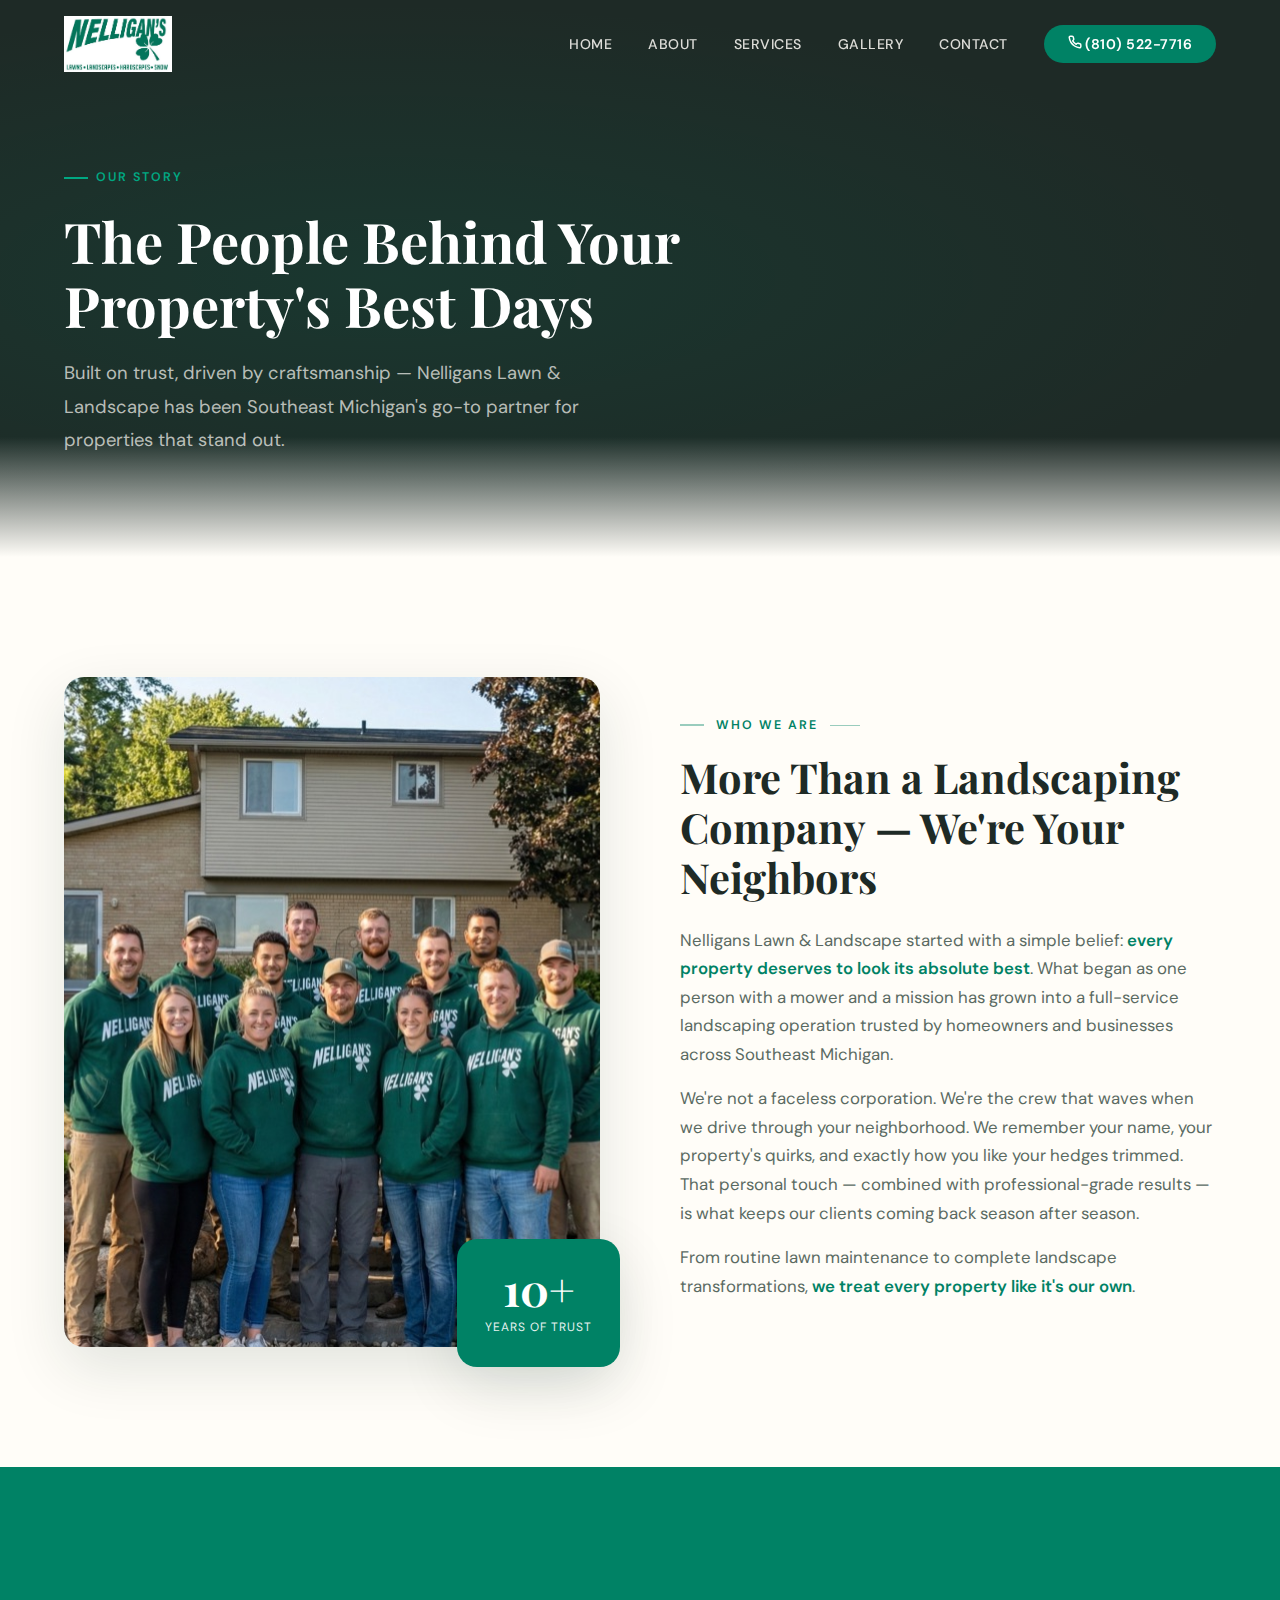
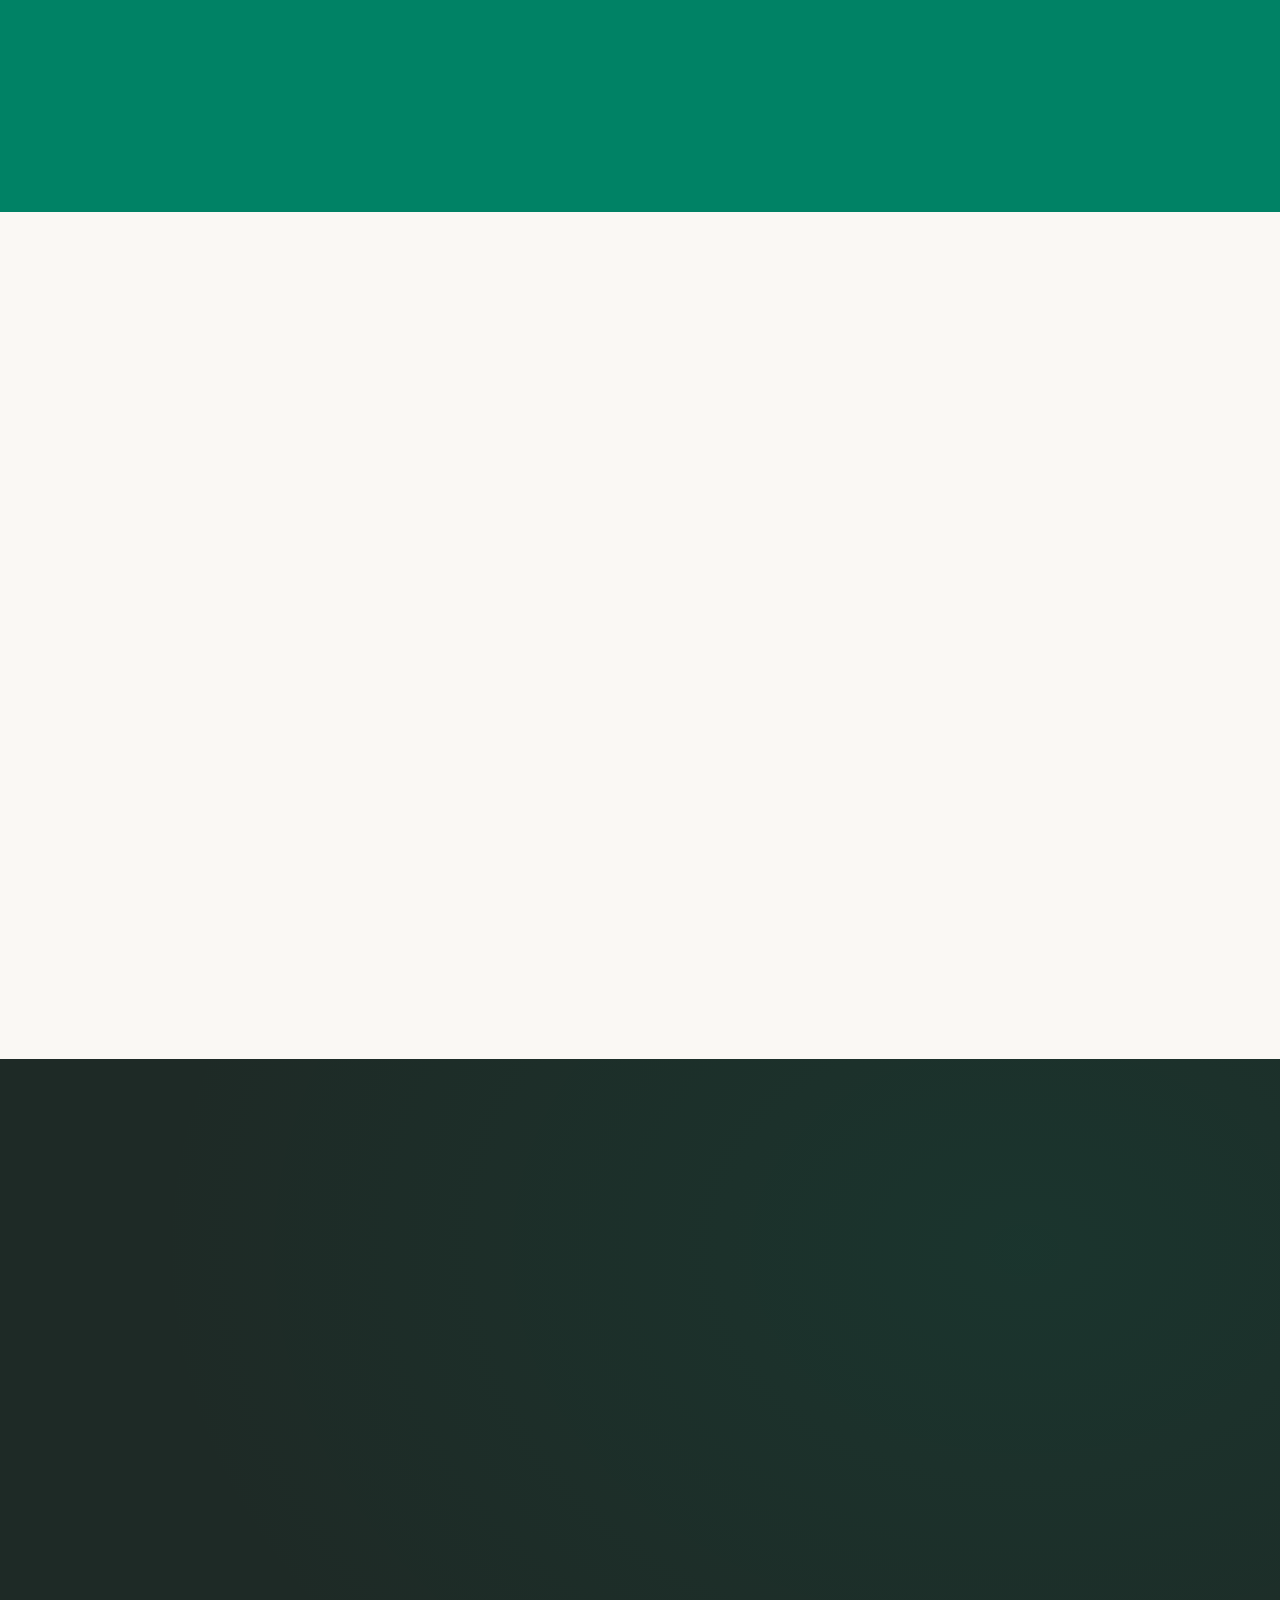
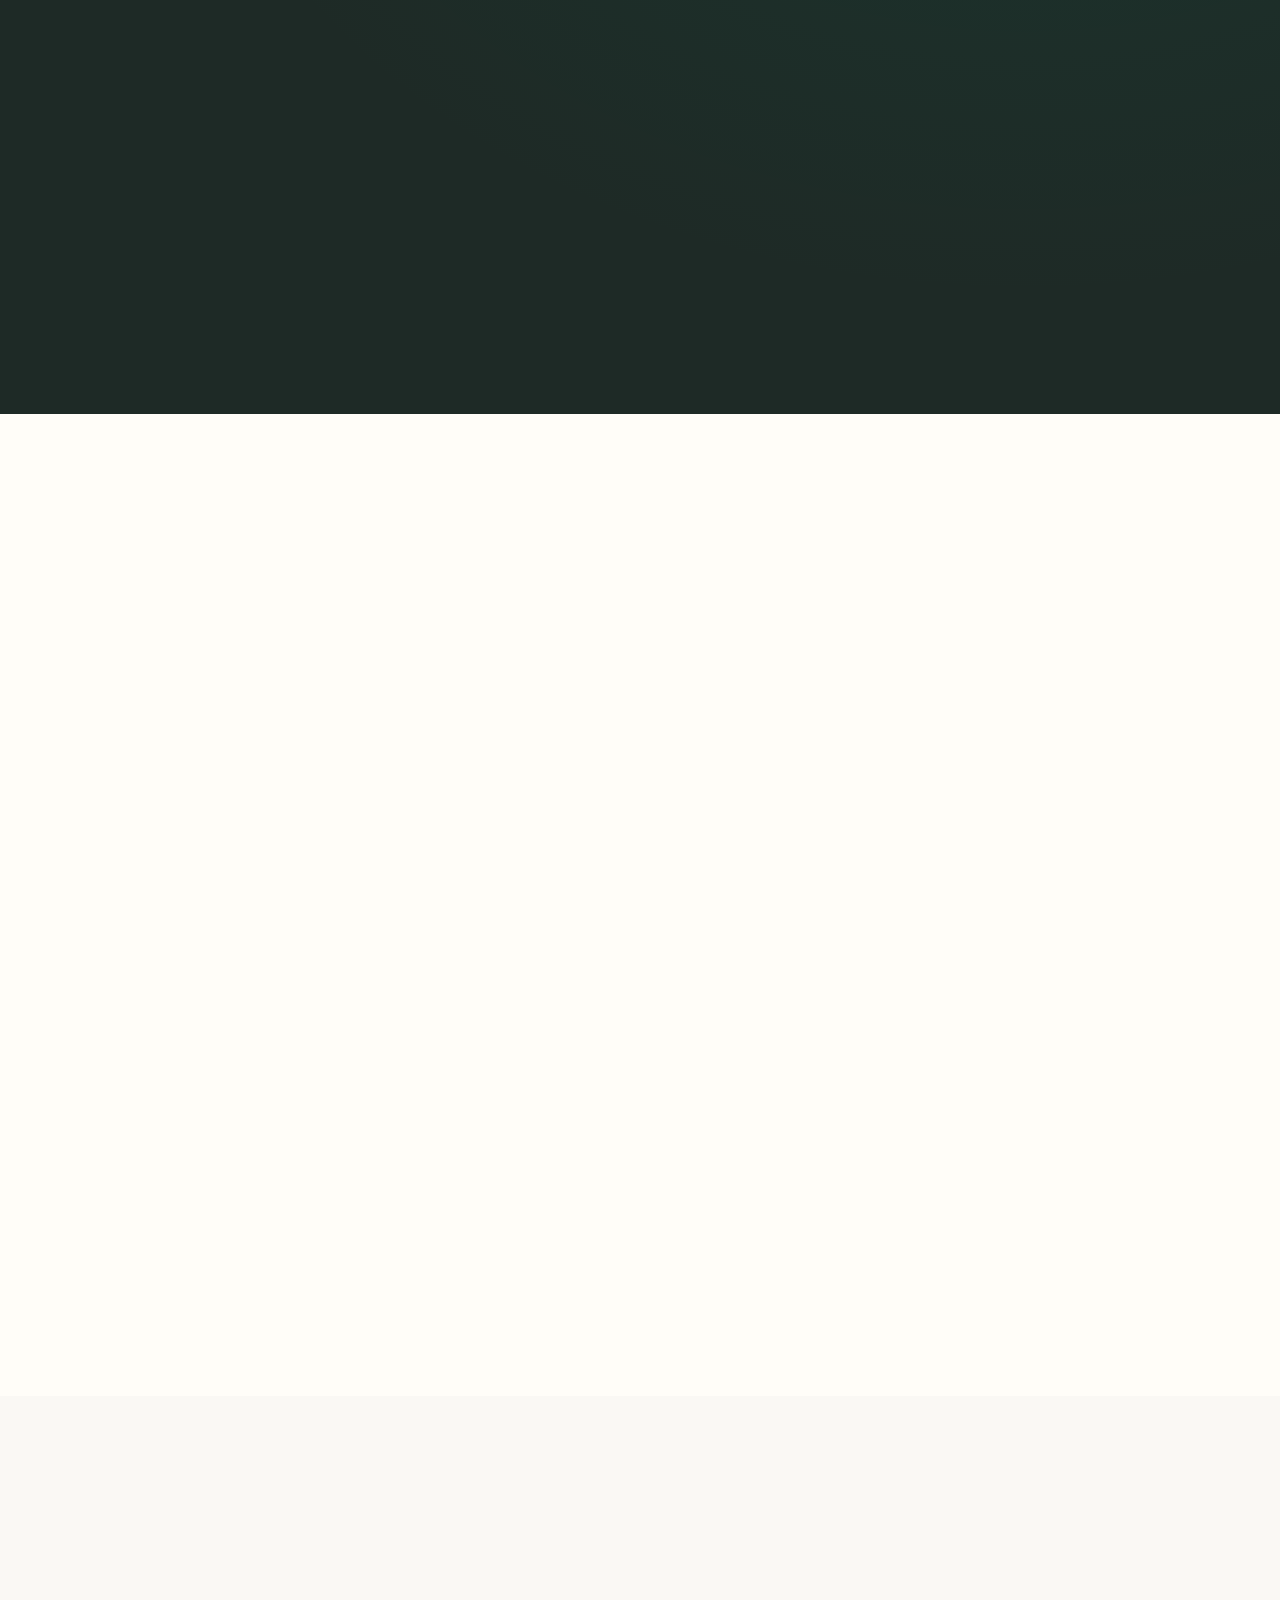
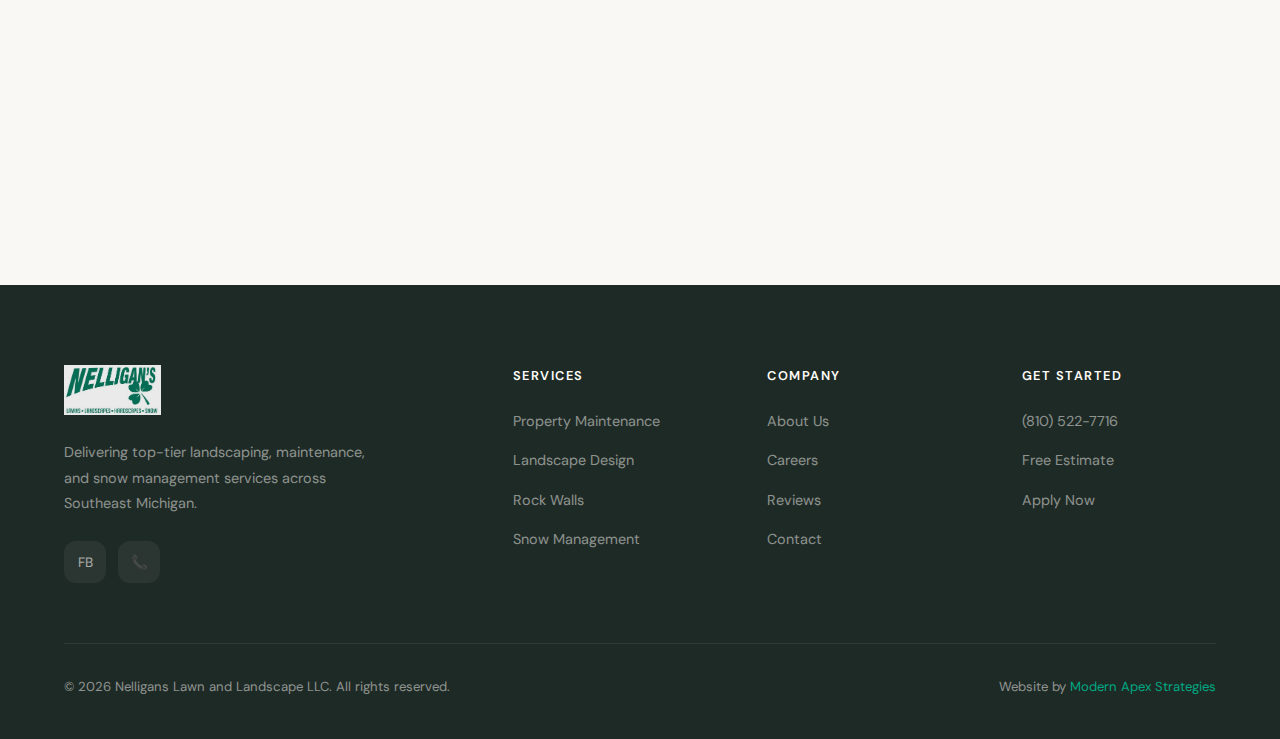
<file: about/index.html>
<!DOCTYPE html>
<html lang="en">
<head>
<!-- Google tag (gtag.js) -->
<script async src="https://www.googletagmanager.com/gtag/js?id=G-QZDNTGVDBD"></script>
<script>window.dataLayer=window.dataLayer||[];function gtag(){dataLayer.push(arguments);}gtag("js",new Date());gtag("config","G-QZDNTGVDBD");</script>
<meta charset="UTF-8">
<meta name="viewport" content="width=device-width, initial-scale=1.0, maximum-scale=1.0, user-scalable=no">
<title>About Us — Nelligans Lawn & Landscape</title>
<meta name="description" content="Learn about Nelligans Lawn & Landscape — Southeast Michigan's trusted landscaping professionals delivering premium property maintenance, landscape design, and snow management.">
<link rel="icon" type="image/x-icon" href="/assets/images/favicon.ico">
<link rel="apple-touch-icon" href="/assets/images/apple-touch-icon.png">
<meta property="og:title" content="About Us — Nelligans Lawn & Landscape">
<meta property="og:description" content="Learn about Nelligans Lawn & Landscape — Southeast Michigan's trusted landscaping professionals.">
<meta property="og:image" content="https://nelliganslandscape.com/assets/images/logo-share.png">
<meta property="og:url" content="https://nelliganslandscape.com/about/">
<meta property="og:type" content="website">
<meta name="twitter:card" content="summary_large_image">
<link rel="preconnect" href="https://fonts.googleapis.com">
<link href="https://fonts.googleapis.com/css2?family=Playfair+Display:ital,wght@0,400;0,600;0,700;1,400&family=DM+Sans:wght@300;400;500;600;700&display=swap" rel="stylesheet">
<link rel="stylesheet" href="/styles.css">
<style>
/* PAGE HERO */
.page-hero{background:var(--charcoal);padding:160px 0 100px;position:relative;overflow:hidden}
.page-hero::before{content:'';position:absolute;inset:0;background:radial-gradient(ellipse at 30% 50%,rgba(0,130,101,0.15),transparent 70%)}
.page-hero::after{content:'';position:absolute;bottom:0;left:0;right:0;height:120px;background:linear-gradient(to top,var(--cream),transparent)}
.page-hero .container{position:relative;z-index:2}
.page-hero-tag{display:inline-flex;align-items:center;gap:8px;font-size:0.78rem;font-weight:600;color:var(--brand-light);text-transform:uppercase;letter-spacing:2px;margin-bottom:20px}
.page-hero-tag::before{content:'';width:24px;height:2px;background:var(--brand-light)}
.page-hero h1{font-family:'Playfair Display',serif;font-size:3.5rem;color:var(--white);line-height:1.15;margin-bottom:20px;max-width:700px}
.page-hero p{font-size:1.15rem;color:rgba(255,253,248,0.7);max-width:560px;line-height:1.8}

/* STORY SECTION */
.story{background:var(--cream)}
.story-grid{display:grid;grid-template-columns:1fr 1fr;gap:80px;align-items:center}
.story-visual{position:relative}
.story-img-placeholder{width:100%;aspect-ratio:4/5;border-radius:var(--radius-lg);background:linear-gradient(135deg,var(--brand-pale),var(--sand-light));display:flex;align-items:center;justify-content:center;font-size:0.9rem;color:var(--text-light);box-shadow:var(--shadow-lg)}
.story-badge{position:absolute;bottom:-20px;right:-20px;background:var(--brand);color:var(--white);padding:28px;border-radius:var(--radius-lg);text-align:center;box-shadow:var(--shadow-lg)}
.story-badge .number{font-family:'Playfair Display',serif;font-size:2.8rem;font-weight:700;display:block;line-height:1}
.story-badge .label{font-size:0.75rem;text-transform:uppercase;letter-spacing:1px;opacity:0.9;margin-top:4px}
.story-content .section-tag{display:inline-flex;align-items:center;gap:12px;font-size:0.78rem;font-weight:600;color:var(--brand);text-transform:uppercase;letter-spacing:2px;margin-bottom:16px}
.story-content .section-tag::before{content:'';width:24px;height:2px;background:var(--brand)}
.story-content h2{font-family:'Playfair Display',serif;font-size:2.6rem;line-height:1.2;margin-bottom:24px;color:var(--charcoal)}
.story-content p{color:var(--text-light);margin-bottom:16px;font-size:1.05rem}
.story-content .highlight{color:var(--brand);font-weight:600}

/* VALUES SECTION */
.values{background:var(--sand-pale)}
.values-header{text-align:center;margin-bottom:72px}
.values-header .section-tag{display:inline-flex;align-items:center;gap:12px;font-size:0.78rem;font-weight:600;color:var(--brand);text-transform:uppercase;letter-spacing:2px;margin-bottom:16px}
.values-header .section-tag::before{content:'';width:24px;height:2px;background:var(--brand)}
.values-header h2{font-family:'Playfair Display',serif;font-size:2.6rem;color:var(--charcoal);margin-bottom:16px}
.values-header p{color:var(--text-light);font-size:1.1rem;max-width:600px;margin:0 auto}
.values-grid{display:grid;grid-template-columns:repeat(3,1fr);gap:32px}
.value-card{background:var(--white);border-radius:var(--radius-lg);padding:48px 36px;text-align:center;box-shadow:var(--shadow-sm);transition:all 0.4s ease}
.value-card:hover{transform:translateY(-8px);box-shadow:var(--shadow-lg)}
.value-icon{width:72px;height:72px;border-radius:50%;background:var(--brand-pale);display:flex;align-items:center;justify-content:center;margin:0 auto 24px}
.value-icon svg{width:32px;height:32px;color:var(--brand)}
.value-card h3{font-family:'Playfair Display',serif;font-size:1.35rem;color:var(--charcoal);margin-bottom:12px}
.value-card p{color:var(--text-light);font-size:0.95rem;line-height:1.7}

/* WHY CHOOSE US */
.why-us{background:var(--charcoal);color:var(--cream);position:relative;overflow:hidden}
.why-us::before{content:'';position:absolute;inset:0;background:radial-gradient(ellipse at 80% 20%,rgba(0,130,101,0.12),transparent 60%)}
.why-us .container{position:relative;z-index:2}
.why-grid{display:grid;grid-template-columns:1fr 1fr;gap:80px;align-items:center}
.why-content .section-tag{display:inline-flex;align-items:center;gap:12px;font-size:0.78rem;font-weight:600;color:var(--brand-light);text-transform:uppercase;letter-spacing:2px;margin-bottom:16px}
.why-content .section-tag::before{content:'';width:24px;height:2px;background:var(--brand-light)}
.why-content h2{font-family:'Playfair Display',serif;font-size:2.6rem;line-height:1.2;margin-bottom:24px}
.why-content p{color:rgba(255,253,248,0.7);font-size:1.05rem;margin-bottom:32px}
.why-list{list-style:none;padding:0}
.why-list li{display:flex;align-items:flex-start;gap:16px;margin-bottom:24px}
.why-list li .check{width:28px;height:28px;border-radius:50%;background:rgba(0,130,101,0.2);display:flex;align-items:center;justify-content:center;flex-shrink:0;margin-top:2px}
.why-list li .check svg{width:14px;height:14px;color:var(--brand-light)}
.why-list li strong{display:block;font-size:1rem;color:var(--white);margin-bottom:2px}
.why-list li span{font-size:0.9rem;color:rgba(255,253,248,0.6);line-height:1.6}

/* STATS */
.stats{background:var(--brand);padding:80px 0}
.stats-grid{display:grid;grid-template-columns:repeat(4,1fr);gap:32px;text-align:center}
.stat-item .stat-number{font-family:'Playfair Display',serif;font-size:3.2rem;font-weight:700;color:var(--white);line-height:1}
.stat-item .stat-label{font-size:0.85rem;color:rgba(255,255,255,0.8);text-transform:uppercase;letter-spacing:1px;margin-top:8px}

/* TEAM SECTION */
.team{background:var(--cream)}
.team-header{text-align:center;margin-bottom:72px}
.team-header .section-tag{display:inline-flex;align-items:center;gap:12px;font-size:0.78rem;font-weight:600;color:var(--brand);text-transform:uppercase;letter-spacing:2px;margin-bottom:16px}
.team-header .section-tag::before{content:'';width:24px;height:2px;background:var(--brand)}
.team-header h2{font-family:'Playfair Display',serif;font-size:2.6rem;color:var(--charcoal);margin-bottom:16px}
.team-header p{color:var(--text-light);font-size:1.1rem;max-width:600px;margin:0 auto}
.team-grid{display:grid;grid-template-columns:repeat(3,1fr);gap:32px}
.team-card{background:var(--white);border-radius:var(--radius-lg);overflow:hidden;box-shadow:var(--shadow-sm);transition:all 0.4s ease}
.team-card:hover{transform:translateY(-6px);box-shadow:var(--shadow-md)}
.team-photo{aspect-ratio:1/1;background:linear-gradient(135deg,var(--brand-pale),var(--sand-light));display:flex;align-items:center;justify-content:center;color:var(--text-light);font-size:0.85rem}
.team-info{padding:28px 24px;text-align:center}
.team-info h3{font-family:'Playfair Display',serif;font-size:1.2rem;color:var(--charcoal);margin-bottom:4px}
.team-info .role{color:var(--brand);font-size:0.85rem;font-weight:600;text-transform:uppercase;letter-spacing:1px}

/* BOTTOM CTA */
.bottom-cta{background:var(--sand-pale);text-align:center}
.bottom-cta h2{font-family:'Playfair Display',serif;font-size:2.8rem;color:var(--charcoal);margin-bottom:16px}
.bottom-cta p{color:var(--text-light);font-size:1.1rem;max-width:560px;margin:0 auto 36px}
.cta-buttons{display:flex;gap:16px;justify-content:center;flex-wrap:wrap}
.btn-primary{display:inline-flex;align-items:center;gap:8px;background:var(--brand);color:var(--white);padding:16px 36px;border-radius:50px;text-decoration:none;font-weight:600;font-size:0.95rem;transition:all 0.3s;border:none;cursor:pointer}
.btn-primary:hover{background:var(--brand-deep);transform:translateY(-2px);box-shadow:var(--shadow-md)}
.btn-secondary{display:inline-flex;align-items:center;gap:8px;background:transparent;color:var(--brand);padding:16px 36px;border-radius:50px;text-decoration:none;font-weight:600;font-size:0.95rem;transition:all 0.3s;border:2px solid var(--brand)}
.btn-secondary:hover{background:var(--brand);color:var(--white);transform:translateY(-2px)}

/* RESPONSIVE */
@media(max-width:1024px){
.story-grid,.why-grid{grid-template-columns:1fr;gap:48px}
.values-grid,.team-grid{grid-template-columns:repeat(2,1fr)}
.stats-grid{grid-template-columns:repeat(2,1fr);gap:40px}
.page-hero h1{font-size:2.8rem}
}
@media(max-width:768px){
.nav-links{display:none}.nav-links.open{display:flex;flex-direction:column;position:absolute;top:100%;left:0;right:0;background:var(--cream);padding:24px;gap:4px;box-shadow:var(--shadow-md);border-radius:0 0 var(--radius) var(--radius)}.nav-links.open a{color:var(--text)!important;padding:12px 0;display:block}
.nav-toggle{display:block}
.footer-grid{grid-template-columns:1fr;gap:32px}.footer-bottom{flex-direction:column;gap:12px;text-align:center}
.page-hero{padding:130px 0 80px}
.page-hero h1{font-size:2.2rem}
.values-grid,.team-grid{grid-template-columns:1fr}
.stats-grid{grid-template-columns:repeat(2,1fr)}
.bottom-cta h2{font-size:2.2rem}
.story-badge{bottom:-10px;right:10px;padding:20px}
.story-badge .number{font-size:2rem}
}
@media(max-width:480px){
.page-hero h1{font-size:1.8rem}
.stats-grid{grid-template-columns:1fr}
.stat-item .stat-number{font-size:2.4rem}
.bottom-cta h2{font-size:1.8rem}
.cta-buttons{flex-direction:column;align-items:center}
}
</style>
</head>
<body>

<!-- NAV -->
<nav class="nav" id="nav"><div class="nav-inner">
<a href="/" class="nav-logo"><img src="[data-uri]" alt="Nelligans Lawn & Landscape"></a>
<ul class="nav-links" id="navLinks">
<li><a href="/">Home</a></li><li><a href="/about">About</a></li><li><a href="/services">Services</a></li><li><a href="/gallery">Gallery</a></li><li><a href="/contact" onclick="gtag(\'event\',\'click\',{\'event_category\':\'CTA\',\'event_label\':\'Contact Page\'})" >Contact</a></li>
<li><a href="tel:8105227716" onclick="gtag(\'event\',\'click\',{\'event_category\':\'CTA\',\'event_label\':\'Phone Call\'})"  class="nav-cta"><svg width="14" height="14" viewBox="0 0 24 24" fill="none" stroke="currentColor" stroke-width="2.5" stroke-linecap="round" stroke-linejoin="round"><path d="M22 16.92v3a2 2 0 0 1-2.18 2 19.79 19.79 0 0 1-8.63-3.07 19.5 19.5 0 0 1-6-6 19.79 19.79 0 0 1-3.07-8.67A2 2 0 0 1 4.11 2h3a2 2 0 0 1 2 1.72c.127.96.361 1.903.7 2.81a2 2 0 0 1-.45 2.11L8.09 9.91a16 16 0 0 0 6 6l1.27-1.27a2 2 0 0 1 2.11-.45c.907.339 1.85.573 2.81.7A2 2 0 0 1 22 16.92z"/></svg> (810) 522-7716</a></li>
</ul>
<button class="nav-toggle" id="navToggle" aria-label="Toggle navigation"><span></span><span></span><span></span></button>
</div></nav>

<!-- HERO -->
<section class="page-hero">
<div class="container">
<div class="page-hero-tag reveal">Our Story</div>
<h1 class="reveal">The People Behind Your Property's Best Days</h1>
<p class="reveal">Built on trust, driven by craftsmanship — Nelligans Lawn & Landscape has been Southeast Michigan's go-to partner for properties that stand out.</p>
</div>
</section>

<!-- OUR STORY -->
<section class="story section-pad">
<div class="container">
<div class="story-grid">
<div class="story-visual reveal">
<div class="story-img-placeholder" style="padding:0;overflow:hidden"><img src="/assets/whoweare.jpg" alt="Nelligans team" style="width:100%;height:100%;object-fit:cover;display:block"></div>
<div class="story-badge">
<span class="number">10+</span>
<span class="label">Years of Trust</span>
</div>
</div>
<div class="story-content reveal">
<div class="section-tag">Who We Are</div>
<h2>More Than a Landscaping Company — We're Your Neighbors</h2>
<p>Nelligans Lawn & Landscape started with a simple belief: <span class="highlight">every property deserves to look its absolute best</span>. What began as one person with a mower and a mission has grown into a full-service landscaping operation trusted by homeowners and businesses across Southeast Michigan.</p>
<p>We're not a faceless corporation. We're the crew that waves when we drive through your neighborhood. We remember your name, your property's quirks, and exactly how you like your hedges trimmed. That personal touch — combined with professional-grade results — is what keeps our clients coming back season after season.</p>
<p>From routine lawn maintenance to complete landscape transformations, <span class="highlight">we treat every property like it's our own</span>.</p>
</div>
</div>
</div>
</section>

<!-- STATS -->
<section class="stats">
<div class="container">
<div class="stats-grid">
<div class="stat-item reveal">
<div class="stat-number">500+</div>
<div class="stat-label">Properties Maintained</div>
</div>
<div class="stat-item reveal reveal-delay-1">
<div class="stat-number">10+</div>
<div class="stat-label">Years in Business</div>
</div>
<div class="stat-item reveal reveal-delay-2">
<div class="stat-number">98%</div>
<div class="stat-label">Client Retention Rate</div>
</div>
<div class="stat-item reveal reveal-delay-3">
<div class="stat-number">24/7</div>
<div class="stat-label">Snow Emergency Response</div>
</div>
</div>
</div>
</section>

<!-- VALUES -->
<section class="values section-pad">
<div class="container">
<div class="values-header reveal">
<div class="section-tag">What Drives Us</div>
<h2>Our Core Values</h2>
<p>The principles that guide every job we take on — from a simple mow to a full landscape redesign.</p>
</div>
<div class="values-grid">
<div class="value-card reveal">
<div class="value-icon">
<svg viewBox="0 0 24 24" fill="none" stroke="currentColor" stroke-width="2" stroke-linecap="round" stroke-linejoin="round"><path d="M12 22s8-4 8-10V5l-8-3-8 3v7c0 6 8 10 8 10z"/></svg>
</div>
<h3>Reliability You Can Count On</h3>
<p>We show up on time, every time. Our clients never have to wonder if their property is being taken care of — because it always is.</p>
</div>
<div class="value-card reveal reveal-delay-1">
<div class="value-icon">
<svg viewBox="0 0 24 24" fill="none" stroke="currentColor" stroke-width="2" stroke-linecap="round" stroke-linejoin="round"><path d="M22 11.08V12a10 10 0 1 1-5.93-9.14"/><polyline points="22 4 12 14.01 9 11.01"/></svg>
</div>
<h3>Craftsmanship First</h3>
<p>We don't cut corners — we cut clean lines. Every edge, every bed, every stone is placed with precision and pride in our work.</p>
</div>
<div class="value-card reveal reveal-delay-2">
<div class="value-icon">
<svg viewBox="0 0 24 24" fill="none" stroke="currentColor" stroke-width="2" stroke-linecap="round" stroke-linejoin="round"><path d="M17 21v-2a4 4 0 0 0-4-4H5a4 4 0 0 0-4 4v2"/><circle cx="9" cy="7" r="4"/><path d="M23 21v-2a4 4 0 0 0-3-3.87"/><path d="M16 3.13a4 4 0 0 1 0 7.75"/></svg>
</div>
<h3>Community Rooted</h3>
<p>We live and work in Southeast Michigan. Your community is our community, and we take pride in making it look exceptional.</p>
</div>
</div>
</div>
</section>

<!-- WHY CHOOSE US -->
<section class="why-us section-pad">
<div class="container">
<div class="why-grid">
<div class="why-content reveal">
<div class="section-tag">The Nelligans Difference</div>
<h2>Why Hundreds of Property Owners Trust Us</h2>
<p>When you hire Nelligans, you're not just getting a landscaping service — you're getting a committed partner who's invested in your property's long-term success.</p>
<ul class="why-list">
<li>
<div class="check"><svg viewBox="0 0 24 24" fill="none" stroke="currentColor" stroke-width="3" stroke-linecap="round" stroke-linejoin="round"><polyline points="20 6 9 17 4 12"/></svg></div>
<div><strong>Licensed & Fully Insured</strong><span>Complete peace of mind for every project. Your property is protected.</span></div>
</li>
<li>
<div class="check"><svg viewBox="0 0 24 24" fill="none" stroke="currentColor" stroke-width="3" stroke-linecap="round" stroke-linejoin="round"><polyline points="20 6 9 17 4 12"/></svg></div>
<div><strong>Free, No-Pressure Estimates</strong><span>We'll assess your property and provide honest, transparent pricing — no surprises.</span></div>
</li>
<li>
<div class="check"><svg viewBox="0 0 24 24" fill="none" stroke="currentColor" stroke-width="3" stroke-linecap="round" stroke-linejoin="round"><polyline points="20 6 9 17 4 12"/></svg></div>
<div><strong>Locally Owned & Operated</strong><span>We're your neighbors, not a national franchise. We know Southeast Michigan properties.</span></div>
</li>
<li>
<div class="check"><svg viewBox="0 0 24 24" fill="none" stroke="currentColor" stroke-width="3" stroke-linecap="round" stroke-linejoin="round"><polyline points="20 6 9 17 4 12"/></svg></div>
<div><strong>Satisfaction Guaranteed</strong><span>If you're not happy, we'll make it right. That's our promise on every single job.</span></div>
</li>
</ul>
</div>
<div class="story-visual reveal">
<div class="story-img-placeholder" style="aspect-ratio:3/4;padding:0;overflow:hidden"><img src="/assets/boulder-wall-2.jpg" alt="Boulder retaining wall project" style="width:100%;height:100%;object-fit:cover;display:block"></div>
</div>
</div>
</div>
</section>

<!-- TEAM -->
<section class="team section-pad">
<div class="container">
<div class="team-header reveal">
<div class="section-tag">Meet the Crew</div>
<h2>Experienced. Professional. Dedicated.</h2>
<p>Our team brings years of hands-on experience to every property we service.</p>
</div>
<div class="team-grid">
<div class="team-card reveal">
<div class="team-photo">Photo Coming Soon</div>
<div class="team-info">
<h3>Company Owner</h3>
<p class="role">Founder & Lead</p>
</div>
</div>
<div class="team-card reveal reveal-delay-1">
<div class="team-photo">Photo Coming Soon</div>
<div class="team-info">
<h3>Crew Lead</h3>
<p class="role">Operations</p>
</div>
</div>
<div class="team-card reveal reveal-delay-2">
<div class="team-photo">Photo Coming Soon</div>
<div class="team-info">
<h3>Design Specialist</h3>
<p class="role">Landscape Design</p>
</div>
</div>
</div>
</div>
</section>

<!-- BOTTOM CTA -->
<section class="bottom-cta section-pad">
<div class="container reveal">
<h2>Ready to Transform Your Property?</h2>
<p>Get a free, no-obligation estimate and discover why hundreds of Southeast Michigan property owners trust Nelligans.</p>
<div class="cta-buttons">
<a href="tel:8105227716" onclick="gtag(\'event\',\'click\',{\'event_category\':\'CTA\',\'event_label\':\'Phone Call\'})"  class="btn-primary">
<svg viewBox="0 0 24 24" fill="none" stroke="currentColor" stroke-width="2" style="width:20px;height:20px"><path d="M22 16.92v3a2 2 0 0 1-2.18 2 19.79 19.79 0 0 1-8.63-3.07 19.5 19.5 0 0 1-6-6 19.79 19.79 0 0 1-3.07-8.67A2 2 0 0 1 4.11 2h3a2 2 0 0 1 2 1.72c.127.96.361 1.903.7 2.81a2 2 0 0 1-.45 2.11L8.09 9.91a16 16 0 0 0 6 6l1.27-1.27a2 2 0 0 1 2.11-.45c.907.339 1.85.573 2.81.7A2 2 0 0 1 22 16.92z"/></svg>
(810) 522-7716
</a>
<a href="/contact" onclick="gtag(\'event\',\'click\',{\'event_category\':\'CTA\',\'event_label\':\'Contact Page\'})"  class="btn-secondary">Request Free Estimate</a>
</div>
</div>
</section>

<!-- FOOTER -->
<footer class="footer"><div class="container">
<div class="footer-grid">
<div><div class="footer-logo"><img src="[data-uri]" alt="Nelligans"></div><p class="footer-desc">Delivering top-tier landscaping, maintenance, and snow management services across Southeast Michigan.</p><div class="footer-social"><a href="https://www.facebook.com/Nelliganslawnandlandscape" target="_blank" rel="noopener" aria-label="Facebook">FB</a><a href="tel:8105227716" onclick="gtag(\'event\',\'click\',{\'event_category\':\'CTA\',\'event_label\':\'Phone Call\'})"  aria-label="Phone">&#128222;</a></div></div>
<div><h4>Services</h4><ul><li><a href="/services">Property Maintenance</a></li><li><a href="/services">Landscape Design</a></li><li><a href="/services">Rock Walls</a></li><li><a href="/services">Snow Management</a></li></ul></div>
<div><h4>Company</h4><ul><li><a href="/about">About Us</a></li><li><a href="/contact" onclick="gtag(\'event\',\'click\',{\'event_category\':\'CTA\',\'event_label\':\'Contact Page\'})" >Careers</a></li><li><a href="https://www.facebook.com/Nelliganslawnandlandscape/reviews" target="_blank" rel="noopener">Reviews</a></li><li><a href="/contact" onclick="gtag(\'event\',\'click\',{\'event_category\':\'CTA\',\'event_label\':\'Contact Page\'})" >Contact</a></li></ul></div>
<div><h4>Get Started</h4><ul><li><a href="tel:8105227716" onclick="gtag(\'event\',\'click\',{\'event_category\':\'CTA\',\'event_label\':\'Phone Call\'})" >(810) 522-7716</a></li><li><a href="/contact" onclick="gtag(\'event\',\'click\',{\'event_category\':\'CTA\',\'event_label\':\'Contact Page\'})" >Free Estimate</a></li><li><a href="/contact" onclick="gtag(\'event\',\'click\',{\'event_category\':\'CTA\',\'event_label\':\'Contact Page\'})" >Apply Now</a></li></ul></div>
</div>
<div class="footer-bottom"><span>&copy; 2026 Nelligans Lawn and Landscape LLC. All rights reserved.</span><span>Website by <a href="https://modernapexstrategies.com" target="_blank" rel="noopener">Modern Apex Strategies</a></span></div>
</div></footer>

<script>
const nav=document.getElementById('nav');
window.addEventListener('scroll',()=>nav.classList.toggle('scrolled',window.scrollY>50));
const navToggle=document.getElementById('navToggle'),navLinks=document.getElementById('navLinks');
navToggle.addEventListener('click',()=>{navToggle.classList.toggle('active');navLinks.classList.toggle('open')});
navLinks.querySelectorAll('a').forEach(l=>l.addEventListener('click',()=>{navToggle.classList.remove('active');navLinks.classList.remove('open')}));
const observer=new IntersectionObserver(e=>{e.forEach(entry=>{if(entry.isIntersecting)entry.target.classList.add('visible')});},{threshold:0.1,rootMargin:'0px 0px -40px 0px'});
document.querySelectorAll('.reveal').forEach(el=>observer.observe(el));
</script>
</body>
</html>
</file>
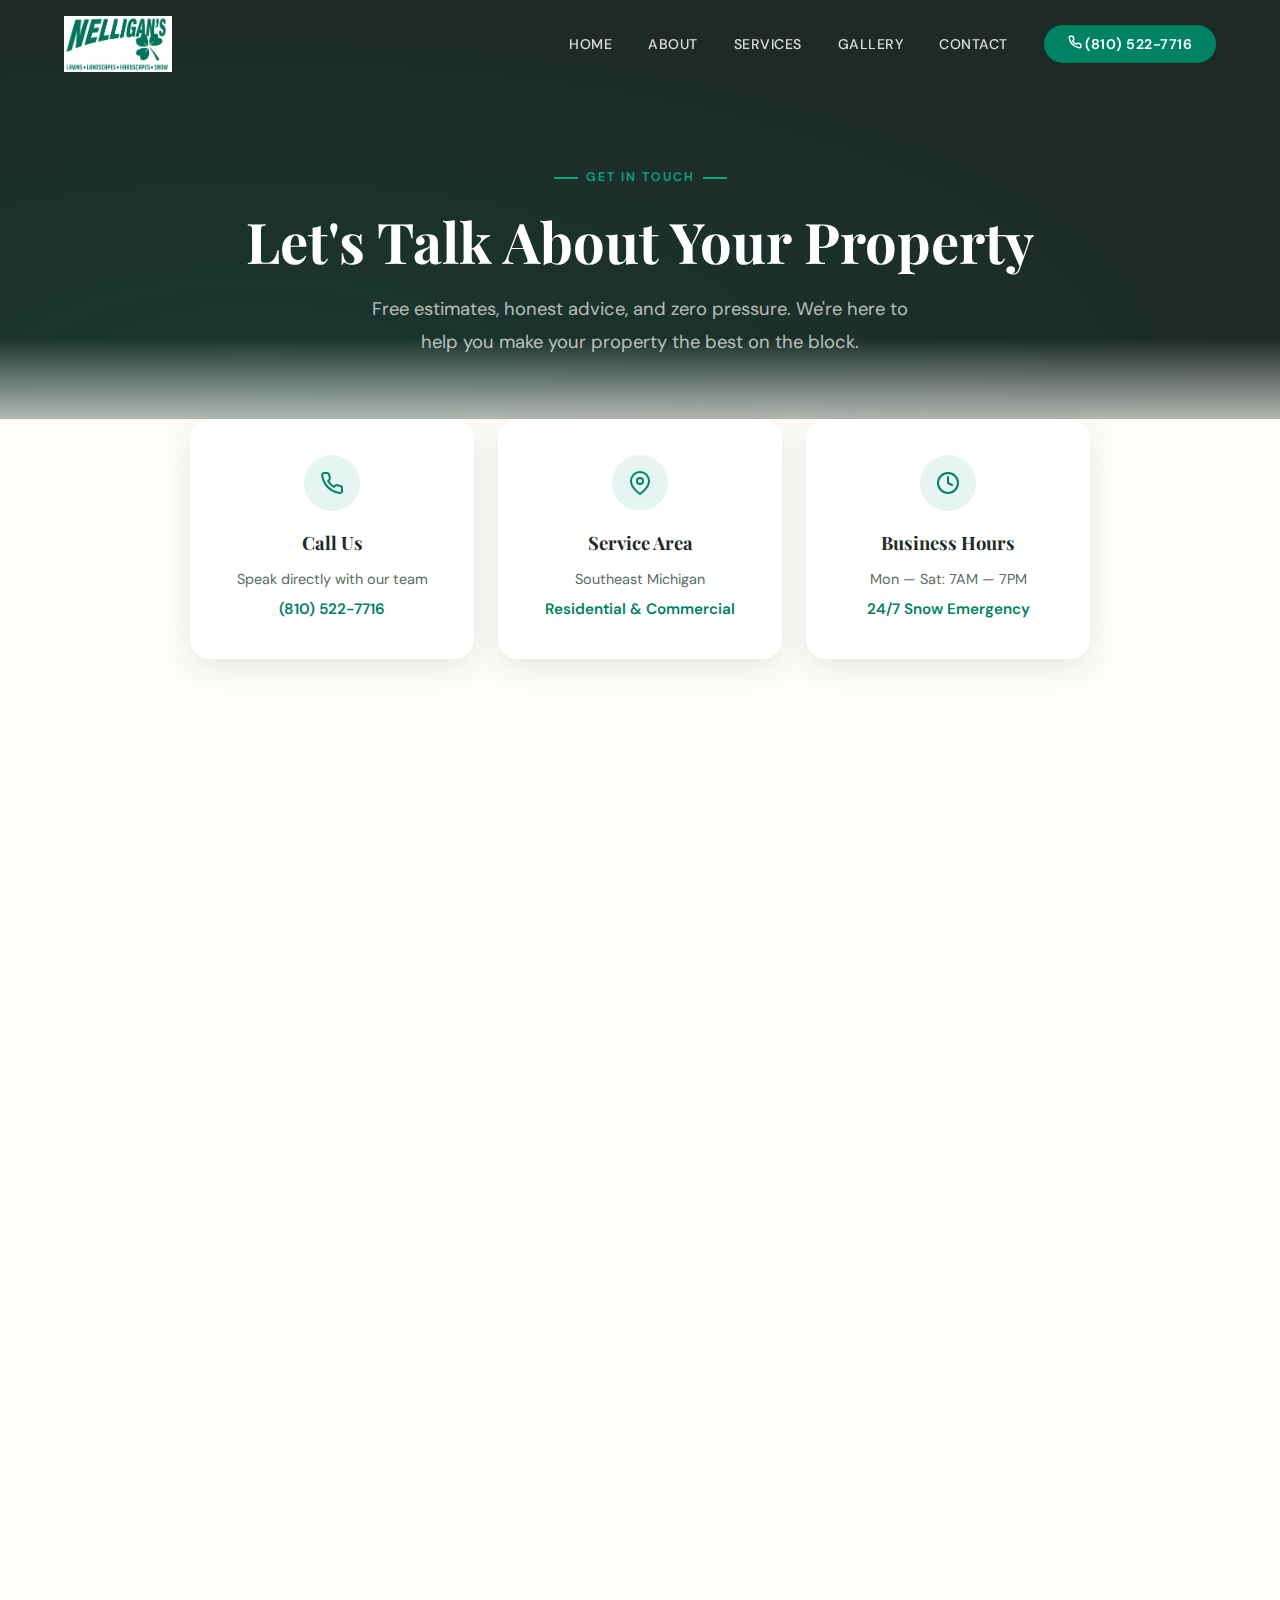
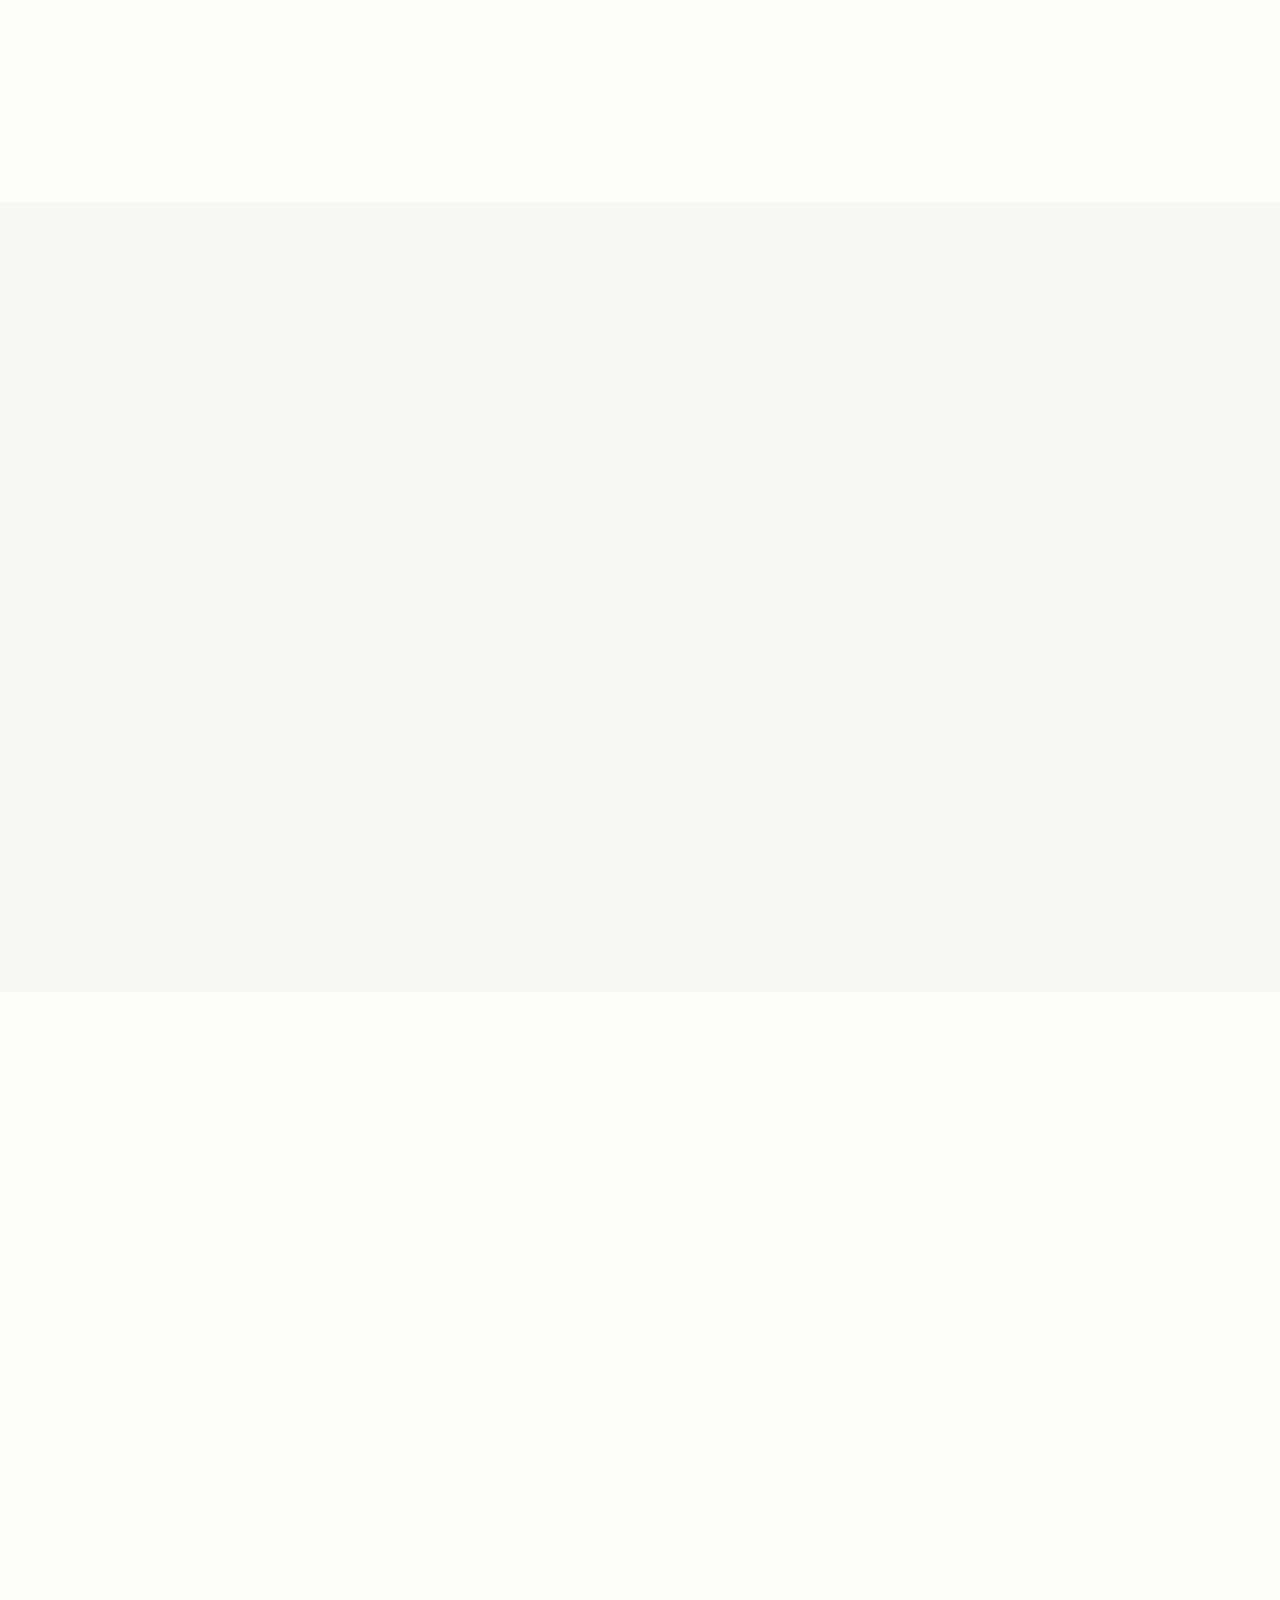
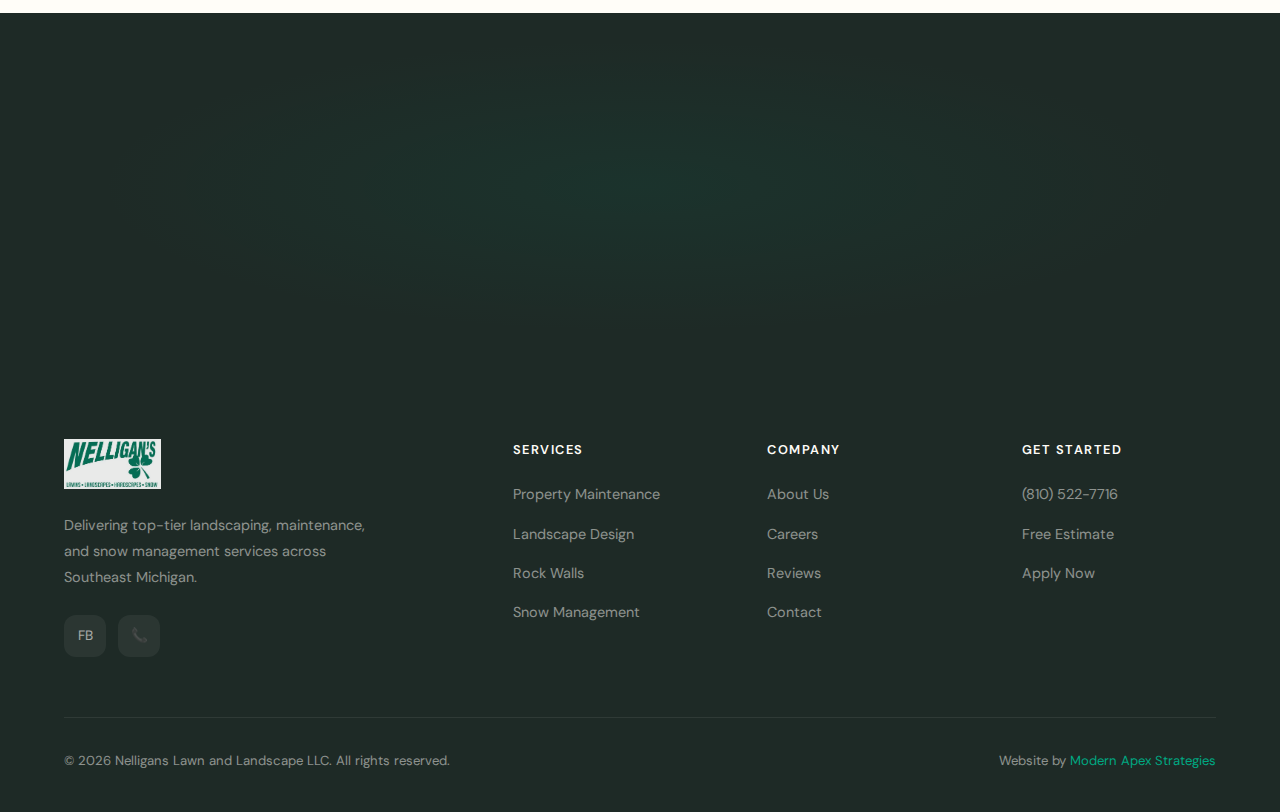
<file: contact/index.html>
<!DOCTYPE html>
<html lang="en">
<head>
<!-- Google tag (gtag.js) -->
<script async src="https://www.googletagmanager.com/gtag/js?id=G-QZDNTGVDBD"></script>
<script>window.dataLayer=window.dataLayer||[];function gtag(){dataLayer.push(arguments);}gtag("js",new Date());gtag("config","G-QZDNTGVDBD");</script>
<meta charset="UTF-8">
<meta name="viewport" content="width=device-width, initial-scale=1.0, maximum-scale=1.0, user-scalable=no">
<title>Contact Us — Nelligans Lawn & Landscape</title>
<meta name="description" content="Get a free estimate from Nelligans Lawn & Landscape. Call (810) 522-7716 or fill out our form. Serving Southeast Michigan with premium landscaping services.">
<link rel="icon" type="image/x-icon" href="/assets/images/favicon.ico">
<link rel="apple-touch-icon" href="/assets/images/apple-touch-icon.png">
<meta property="og:title" content="Contact Us — Nelligans Lawn & Landscape">
<meta property="og:description" content="Get a free estimate from Nelligans Lawn & Landscape. Call (810) 522-7716 or fill out our form.">
<meta property="og:image" content="https://nelliganslandscape.com/assets/images/logo-share.png">
<meta property="og:url" content="https://nelliganslandscape.com/contact/">
<meta property="og:type" content="website">
<meta name="twitter:card" content="summary_large_image">
<link rel="preconnect" href="https://fonts.googleapis.com">
<link href="https://fonts.googleapis.com/css2?family=Playfair+Display:ital,wght@0,400;0,600;0,700;1,400&family=DM+Sans:wght@300;400;500;600;700&display=swap" rel="stylesheet">
<link rel="stylesheet" href="/styles.css">
<style>
/* PAGE HERO */
.page-hero{background:var(--charcoal);padding:160px 0 100px;position:relative;overflow:hidden}
.page-hero::before{content:'';position:absolute;inset:0;background:radial-gradient(ellipse at 20% 80%,rgba(0,130,101,0.15),transparent 70%)}
.page-hero::after{content:'';position:absolute;bottom:0;left:0;right:0;height:120px;background:linear-gradient(to top,var(--cream),transparent)}
.page-hero .container{position:relative;z-index:2;text-align:center}
.page-hero-tag{display:inline-flex;align-items:center;gap:8px;font-size:0.78rem;font-weight:600;color:var(--brand-light);text-transform:uppercase;letter-spacing:2px;margin-bottom:20px}
.page-hero-tag::before{content:'';width:24px;height:2px;background:var(--brand-light)}
.page-hero-tag::after{content:'';width:24px;height:2px;background:var(--brand-light)}
.page-hero h1{font-family:'Playfair Display',serif;font-size:3.5rem;color:var(--white);line-height:1.15;margin-bottom:20px}
.page-hero p{font-size:1.15rem;color:rgba(255,253,248,0.7);max-width:560px;margin:0 auto;line-height:1.8}

/* CONTACT CARDS */
.contact-cards{background:var(--cream);margin-top:-40px;position:relative;z-index:3;padding-bottom:0}
.cards-grid{display:grid;grid-template-columns:repeat(3,1fr);gap:24px;max-width:900px;margin:0 auto}
.contact-card{background:var(--white);border-radius:var(--radius-lg);padding:36px 28px;text-align:center;box-shadow:var(--shadow-md);transition:all 0.3s}
.contact-card:hover{transform:translateY(-4px);box-shadow:var(--shadow-lg)}
.card-icon{width:56px;height:56px;border-radius:50%;background:var(--brand-pale);display:flex;align-items:center;justify-content:center;margin:0 auto 16px}
.card-icon svg{width:24px;height:24px;color:var(--brand)}
.contact-card h3{font-family:'Playfair Display',serif;font-size:1.15rem;color:var(--charcoal);margin-bottom:8px}
.contact-card p{color:var(--text-light);font-size:0.9rem;margin-bottom:4px}
.contact-card a{color:var(--brand);font-weight:600;text-decoration:none;font-size:0.95rem}
.contact-card a:hover{color:var(--brand-deep)}

/* MAIN CONTACT SECTION */
.contact-main{background:var(--cream)}
.contact-grid{display:grid;grid-template-columns:1.2fr 0.8fr;gap:64px;align-items:start}

/* FORM */
.form-wrapper{background:var(--white);border-radius:var(--radius-lg);padding:48px;box-shadow:var(--shadow-md)}
.form-wrapper h2{font-family:'Playfair Display',serif;font-size:1.8rem;color:var(--charcoal);margin-bottom:8px}
.form-wrapper > p{color:var(--text-light);font-size:0.95rem;margin-bottom:32px}
.form-row{display:grid;grid-template-columns:1fr 1fr;gap:20px;margin-bottom:20px}
.form-group{margin-bottom:20px}
.form-group label{display:block;font-size:0.85rem;font-weight:600;color:var(--charcoal);margin-bottom:8px}
.form-group input,.form-group select,.form-group textarea{width:100%;padding:14px 18px;border:1px solid rgba(0,40,30,0.12);border-radius:var(--radius);font-family:'DM Sans',sans-serif;font-size:0.95rem;color:var(--text);background:var(--cream);transition:all 0.3s;outline:none}
.form-group input:focus,.form-group select:focus,.form-group textarea:focus{border-color:var(--brand);box-shadow:0 0 0 3px var(--brand-glow)}
.form-group textarea{resize:vertical;min-height:120px}
.form-group select{cursor:pointer;appearance:none;background-image:url("data:image/svg+xml,%3Csvg xmlns='http://www.w3.org/2000/svg' width='12' height='12' viewBox='0 0 24 24' fill='none' stroke='%235a6a62' stroke-width='2' stroke-linecap='round' stroke-linejoin='round'%3E%3Cpolyline points='6 9 12 15 18 9'%3E%3C/polyline%3E%3C/svg%3E");background-repeat:no-repeat;background-position:right 16px center}
.radio-group{display:flex;gap:24px;margin-top:8px}
.radio-label{display:flex;align-items:center;gap:8px;cursor:pointer;font-size:0.95rem;color:var(--text)}
.radio-label input[type="radio"]{width:18px;height:18px;accent-color:var(--brand)}
.btn-submit{width:100%;padding:16px;background:var(--brand);color:var(--white);border:none;border-radius:50px;font-family:'DM Sans',sans-serif;font-size:1rem;font-weight:600;cursor:pointer;transition:all 0.3s}
.btn-submit:hover{background:var(--brand-deep);transform:translateY(-1px);box-shadow:var(--shadow-md)}
.form-trust{text-align:center;margin-top:16px;font-size:0.82rem;color:var(--text-light);display:flex;align-items:center;justify-content:center;gap:6px}
.form-trust svg{width:14px;height:14px;color:var(--brand)}

/* TRUST SIDEBAR */
.trust-sidebar h3{font-family:'Playfair Display',serif;font-size:1.4rem;color:var(--charcoal);margin-bottom:28px}
.trust-points{list-style:none;padding:0;margin-bottom:40px}
.trust-points li{display:flex;align-items:flex-start;gap:14px;margin-bottom:20px;padding-bottom:20px;border-bottom:1px solid rgba(0,40,30,0.06)}
.trust-points li:last-child{border-bottom:none}
.trust-check{width:36px;height:36px;border-radius:50%;background:var(--brand-pale);display:flex;align-items:center;justify-content:center;flex-shrink:0}
.trust-check svg{width:18px;height:18px;color:var(--brand)}
.trust-points li strong{display:block;font-size:0.95rem;color:var(--charcoal);margin-bottom:2px}
.trust-points li span{font-size:0.85rem;color:var(--text-light);line-height:1.6}
.sidebar-contact{background:var(--sand-pale);border-radius:var(--radius-lg);padding:32px;margin-bottom:32px}
.sidebar-contact h4{font-family:'Playfair Display',serif;font-size:1.1rem;color:var(--charcoal);margin-bottom:16px}
.sidebar-contact a{display:flex;align-items:center;gap:10px;color:var(--text);text-decoration:none;font-size:0.95rem;margin-bottom:12px;transition:color 0.3s}
.sidebar-contact a:hover{color:var(--brand)}
.sidebar-contact a svg{width:18px;height:18px;color:var(--brand);flex-shrink:0}
.sidebar-quote{background:var(--white);border-left:3px solid var(--brand);border-radius:0 var(--radius) var(--radius) 0;padding:24px;box-shadow:var(--shadow-sm)}
.sidebar-quote p{font-style:italic;color:var(--text);font-size:0.95rem;line-height:1.7;margin-bottom:8px}
.sidebar-quote cite{color:var(--text-light);font-size:0.82rem;font-style:normal}

/* FAQ */
.faq{background:var(--sand-pale)}
.faq-header{text-align:center;margin-bottom:56px}
.faq-header .section-tag{display:inline-flex;align-items:center;gap:12px;font-size:0.78rem;font-weight:600;color:var(--brand);text-transform:uppercase;letter-spacing:2px;margin-bottom:16px}
.faq-header .section-tag::before{content:'';width:24px;height:2px;background:var(--brand)}
.faq-header h2{font-family:'Playfair Display',serif;font-size:2.4rem;color:var(--charcoal)}
.faq-list{max-width:780px;margin:0 auto}
.faq-item{background:var(--white);border-radius:var(--radius);margin-bottom:12px;box-shadow:var(--shadow-sm);overflow:hidden}
.faq-question{width:100%;padding:22px 28px;background:none;border:none;font-family:'DM Sans',sans-serif;font-size:1rem;font-weight:600;color:var(--charcoal);text-align:left;cursor:pointer;display:flex;justify-content:space-between;align-items:center;transition:color 0.3s}
.faq-question:hover{color:var(--brand)}
.faq-question svg{width:20px;height:20px;color:var(--text-light);transition:transform 0.3s;flex-shrink:0}
.faq-item.active .faq-question svg{transform:rotate(180deg);color:var(--brand)}
.faq-answer{max-height:0;overflow:hidden;transition:max-height 0.4s ease,padding 0.4s ease}
.faq-item.active .faq-answer{max-height:300px;padding:0 28px 22px}
.faq-answer p{color:var(--text-light);font-size:0.95rem;line-height:1.7}

/* EMERGENCY CTA */
.emergency{background:var(--charcoal);padding:60px 0;text-align:center;position:relative;overflow:hidden}
.emergency::before{content:'';position:absolute;inset:0;background:radial-gradient(ellipse at 50% 50%,rgba(0,130,101,0.1),transparent 60%)}
.emergency .container{position:relative;z-index:2}
.emergency-tag{display:inline-block;background:rgba(255,100,100,0.15);color:#ff6b6b;padding:6px 16px;border-radius:20px;font-size:0.78rem;font-weight:600;text-transform:uppercase;letter-spacing:1px;margin-bottom:16px}
.emergency h2{font-family:'Playfair Display',serif;font-size:2rem;color:var(--white);margin-bottom:12px}
.emergency p{color:rgba(255,253,248,0.7);margin-bottom:24px;font-size:1rem}
.btn-emergency{display:inline-flex;align-items:center;gap:8px;background:var(--white);color:var(--charcoal);padding:16px 36px;border-radius:50px;text-decoration:none;font-weight:700;font-size:1rem;transition:all 0.3s}
.btn-emergency:hover{transform:translateY(-2px);box-shadow:0 8px 30px rgba(0,0,0,0.3)}

/* SERVICE AREA */
.service-area{background:var(--cream)}
.area-header{text-align:center;margin-bottom:48px}
.area-header .section-tag{display:inline-flex;align-items:center;gap:12px;font-size:0.78rem;font-weight:600;color:var(--brand);text-transform:uppercase;letter-spacing:2px;margin-bottom:16px}
.area-header .section-tag::before{content:'';width:24px;height:2px;background:var(--brand)}
.area-header h2{font-family:'Playfair Display',serif;font-size:2.2rem;color:var(--charcoal);margin-bottom:12px}
.area-header p{color:var(--text-light);font-size:1rem;max-width:500px;margin:0 auto}
.area-grid{display:grid;grid-template-columns:repeat(4,1fr);gap:16px;max-width:800px;margin:0 auto;text-align:center}
.area-tag{background:var(--white);padding:14px 20px;border-radius:var(--radius);font-size:0.9rem;color:var(--text);box-shadow:var(--shadow-sm);transition:all 0.3s}
.area-tag:hover{background:var(--brand-pale);color:var(--brand);transform:translateY(-2px)}

/* RESPONSIVE */
@media(max-width:1024px){
.contact-grid{grid-template-columns:1fr;gap:48px}
.cards-grid{grid-template-columns:repeat(3,1fr)}
.area-grid{grid-template-columns:repeat(3,1fr)}
.page-hero h1{font-size:2.8rem}
}
@media(max-width:768px){
.nav-links{display:none}.nav-links.open{display:flex;flex-direction:column;position:absolute;top:100%;left:0;right:0;background:var(--cream);padding:24px;gap:4px;box-shadow:var(--shadow-md);border-radius:0 0 var(--radius) var(--radius)}.nav-links.open a{color:var(--text)!important;padding:12px 0;display:block}
.nav-toggle{display:block}
.footer-grid{grid-template-columns:1fr;gap:32px}.footer-bottom{flex-direction:column;gap:12px;text-align:center}
.page-hero{padding:130px 0 80px}
.page-hero h1{font-size:2.2rem}
.cards-grid{grid-template-columns:1fr}
.cards-grid{max-width:400px}
.form-row{grid-template-columns:1fr}
.form-wrapper{padding:32px 24px}
.area-grid{grid-template-columns:repeat(2,1fr)}
.emergency h2{font-size:1.6rem}
}
@media(max-width:480px){
.page-hero h1{font-size:1.8rem}
.area-grid{grid-template-columns:1fr 1fr}
}
</style>
</head>
<body>

<!-- NAV -->
<nav class="nav" id="nav"><div class="nav-inner">
<a href="/" class="nav-logo"><img src="[data-uri]" alt="Nelligans Lawn & Landscape"></a>
<ul class="nav-links" id="navLinks">
<li><a href="/">Home</a></li><li><a href="/about">About</a></li><li><a href="/services">Services</a></li><li><a href="/gallery">Gallery</a></li><li><a href="/contact" onclick="gtag(\'event\',\'click\',{\'event_category\':\'CTA\',\'event_label\':\'Contact Page\'})" >Contact</a></li>
<li><a href="tel:8105227716" onclick="gtag(\'event\',\'click\',{\'event_category\':\'CTA\',\'event_label\':\'Phone Call\'})"  class="nav-cta"><svg width="14" height="14" viewBox="0 0 24 24" fill="none" stroke="currentColor" stroke-width="2.5" stroke-linecap="round" stroke-linejoin="round"><path d="M22 16.92v3a2 2 0 0 1-2.18 2 19.79 19.79 0 0 1-8.63-3.07 19.5 19.5 0 0 1-6-6 19.79 19.79 0 0 1-3.07-8.67A2 2 0 0 1 4.11 2h3a2 2 0 0 1 2 1.72c.127.96.361 1.903.7 2.81a2 2 0 0 1-.45 2.11L8.09 9.91a16 16 0 0 0 6 6l1.27-1.27a2 2 0 0 1 2.11-.45c.907.339 1.85.573 2.81.7A2 2 0 0 1 22 16.92z"/></svg> (810) 522-7716</a></li>
</ul>
<button class="nav-toggle" id="navToggle" aria-label="Toggle navigation"><span></span><span></span><span></span></button>
</div></nav>

<!-- HERO -->
<section class="page-hero">
<div class="container">
<div class="page-hero-tag reveal">Get in Touch</div>
<h1 class="reveal">Let's Talk About Your Property</h1>
<p class="reveal">Free estimates, honest advice, and zero pressure. We're here to help you make your property the best on the block.</p>
</div>
</section>

<!-- CONTACT CARDS -->
<section class="contact-cards">
<div class="container">
<div class="cards-grid">
<div class="contact-card reveal">
<div class="card-icon"><svg viewBox="0 0 24 24" fill="none" stroke="currentColor" stroke-width="2" stroke-linecap="round" stroke-linejoin="round"><path d="M22 16.92v3a2 2 0 0 1-2.18 2 19.79 19.79 0 0 1-8.63-3.07 19.5 19.5 0 0 1-6-6 19.79 19.79 0 0 1-3.07-8.67A2 2 0 0 1 4.11 2h3a2 2 0 0 1 2 1.72c.127.96.361 1.903.7 2.81a2 2 0 0 1-.45 2.11L8.09 9.91a16 16 0 0 0 6 6l1.27-1.27a2 2 0 0 1 2.11-.45c.907.339 1.85.573 2.81.7A2 2 0 0 1 22 16.92z"/></svg></div>
<h3>Call Us</h3>
<p>Speak directly with our team</p>
<a href="tel:8105227716" onclick="gtag(\'event\',\'click\',{\'event_category\':\'CTA\',\'event_label\':\'Phone Call\'})" >(810) 522-7716</a>
</div>
<div class="contact-card reveal reveal-delay-1">
<div class="card-icon"><svg viewBox="0 0 24 24" fill="none" stroke="currentColor" stroke-width="2" stroke-linecap="round" stroke-linejoin="round"><path d="M21 10c0 7-9 13-9 13s-9-6-9-13a9 9 0 0 1 18 0z"/><circle cx="12" cy="10" r="3"/></svg></div>
<h3>Service Area</h3>
<p>Southeast Michigan</p>
<span style="color:var(--brand);font-weight:600;font-size:0.95rem">Residential & Commercial</span>
</div>
<div class="contact-card reveal reveal-delay-2">
<div class="card-icon"><svg viewBox="0 0 24 24" fill="none" stroke="currentColor" stroke-width="2" stroke-linecap="round" stroke-linejoin="round"><circle cx="12" cy="12" r="10"/><polyline points="12 6 12 12 16 14"/></svg></div>
<h3>Business Hours</h3>
<p>Mon — Sat: 7AM — 7PM</p>
<span style="color:var(--brand);font-weight:600;font-size:0.95rem">24/7 Snow Emergency</span>
</div>
</div>
</div>
</section>

<!-- MAIN CONTACT -->
<section class="contact-main section-pad">
<div class="container">
<div class="contact-grid">

<!-- FORM -->
<div class="form-wrapper reveal">
<h2>Request Your Free Estimate</h2>
<p>Tell us about your property and we'll get back to you within 24 hours with a custom quote.</p>
<form id="contactForm" action="https://api.web3forms.com/submit" method="POST">
<input type="hidden" name="access_key" value="8654d057-8929-48f2-83f4-a7746fde3bbc">
<input type="hidden" name="subject" value="New Estimate Request — Nelligans Lawn & Landscape">
<input type="hidden" name="from_name" value="Nelligans Website">
<div class="form-row">
<div class="form-group">
<label for="name">Full Name *</label>
<input type="text" id="name" name="name" placeholder="John Smith" required>
</div>
<div class="form-group">
<label for="email">Email Address *</label>
<input type="email" id="email" name="email" placeholder="john@example.com" required>
</div>
</div>
<div class="form-row">
<div class="form-group">
<label for="phone">Phone Number</label>
<input type="tel" id="phone" name="phone" placeholder="(810) 000-0000">
</div>
<div class="form-group">
<label for="service">Service Interested In</label>
<select id="service" name="service">
<option value="">Select a service...</option>
<option value="maintenance">Property Maintenance</option>
<option value="design">Landscape Design</option>
<option value="walls">Rock Walls</option>
<option value="snow">Snow Management</option>
<option value="other">Other / Multiple</option>
</select>
</div>
</div>
<div class="form-group">
<label>Property Type</label>
<div class="radio-group">
<label class="radio-label"><input type="radio" name="property" value="residential" checked> Residential</label>
<label class="radio-label"><input type="radio" name="property" value="commercial"> Commercial</label>
</div>
</div>
<div class="form-group">
<label for="message">Project Details</label>
<textarea id="message" name="message" placeholder="Tell us about your property and what you're looking for..."></textarea>
</div>
<button type="submit" class="btn-submit" onclick="gtag('event','click',{'event_category':'CTA','event_label':'Form Submit'})">Request Free Estimate</button>
<div class="form-trust">
<svg viewBox="0 0 24 24" fill="none" stroke="currentColor" stroke-width="2" stroke-linecap="round" stroke-linejoin="round"><path d="M12 22s8-4 8-10V5l-8-3-8 3v7c0 6 8 10 8 10z"/></svg>
We respond within 24 hours — your info is never shared
</div>
</form>
</div>

<!-- TRUST SIDEBAR -->
<div class="trust-sidebar reveal">
<h3>Why Customers Choose Nelligans</h3>
<ul class="trust-points">
<li>
<div class="trust-check"><svg viewBox="0 0 24 24" fill="none" stroke="currentColor" stroke-width="2.5" stroke-linecap="round" stroke-linejoin="round"><polyline points="20 6 9 17 4 12"/></svg></div>
<div><strong>Licensed & Fully Insured</strong><span>Complete liability coverage for every project on your property.</span></div>
</li>
<li>
<div class="trust-check"><svg viewBox="0 0 24 24" fill="none" stroke="currentColor" stroke-width="2.5" stroke-linecap="round" stroke-linejoin="round"><polyline points="20 6 9 17 4 12"/></svg></div>
<div><strong>Free, No-Pressure Estimates</strong><span>Honest pricing with no hidden fees or surprise charges.</span></div>
</li>
<li>
<div class="trust-check"><svg viewBox="0 0 24 24" fill="none" stroke="currentColor" stroke-width="2.5" stroke-linecap="round" stroke-linejoin="round"><polyline points="20 6 9 17 4 12"/></svg></div>
<div><strong>Locally Owned & Operated</strong><span>We're your neighbors — invested in the community we serve.</span></div>
</li>
<li>
<div class="trust-check"><svg viewBox="0 0 24 24" fill="none" stroke="currentColor" stroke-width="2.5" stroke-linecap="round" stroke-linejoin="round"><polyline points="20 6 9 17 4 12"/></svg></div>
<div><strong>Satisfaction Guaranteed</strong><span>If you're not happy with our work, we'll make it right.</span></div>
</li>
</ul>

<div class="sidebar-contact">
<h4>Prefer to Talk?</h4>
<a href="tel:8105227716" onclick="gtag(\'event\',\'click\',{\'event_category\':\'CTA\',\'event_label\':\'Phone Call\'})" ><svg viewBox="0 0 24 24" fill="none" stroke="currentColor" stroke-width="2"><path d="M22 16.92v3a2 2 0 0 1-2.18 2 19.79 19.79 0 0 1-8.63-3.07 19.5 19.5 0 0 1-6-6 19.79 19.79 0 0 1-3.07-8.67A2 2 0 0 1 4.11 2h3a2 2 0 0 1 2 1.72c.127.96.361 1.903.7 2.81a2 2 0 0 1-.45 2.11L8.09 9.91a16 16 0 0 0 6 6l1.27-1.27a2 2 0 0 1 2.11-.45c.907.339 1.85.573 2.81.7A2 2 0 0 1 22 16.92z"/></svg> (810) 522-7716</a>
<a href="https://www.facebook.com/Nelliganslawnandlandscape" target="_blank" rel="noopener"><svg viewBox="0 0 24 24" fill="none" stroke="currentColor" stroke-width="2"><path d="M18 2h-3a5 5 0 0 0-5 5v3H7v4h3v8h4v-8h3l1-4h-4V7a1 1 0 0 1 1-1h3z"/></svg> Message on Facebook</a>
</div>

<div class="sidebar-quote">
<p>"Called for an estimate on Monday, had a crew out by Wednesday. Professional, fair pricing, and the yard looks amazing. Highly recommend."</p>
<cite>— Satisfied Customer, SE Michigan</cite>
</div>
</div>

</div>
</div>
</section>

<!-- FAQ -->
<section class="faq section-pad">
<div class="container">
<div class="faq-header reveal">
<div class="section-tag">Common Questions</div>
<h2>Frequently Asked Questions</h2>
</div>
<div class="faq-list">
<div class="faq-item reveal">
<button class="faq-question">How do I get a free estimate?<svg viewBox="0 0 24 24" fill="none" stroke="currentColor" stroke-width="2" stroke-linecap="round" stroke-linejoin="round"><polyline points="6 9 12 15 18 9"/></svg></button>
<div class="faq-answer"><p>Simply call us at (810) 522-7716 or fill out the form above. We'll schedule a convenient time to visit your property, assess your needs, and provide a detailed written estimate — completely free and with zero obligation.</p></div>
</div>
<div class="faq-item reveal">
<button class="faq-question">What areas do you serve?<svg viewBox="0 0 24 24" fill="none" stroke="currentColor" stroke-width="2" stroke-linecap="round" stroke-linejoin="round"><polyline points="6 9 12 15 18 9"/></svg></button>
<div class="faq-answer"><p>We serve Southeast Michigan including Flint, Grand Blanc, Fenton, Linden, Holly, Davison, Burton, Swartz Creek, and surrounding communities. If you're not sure if we cover your area, give us a call — we're always happy to help.</p></div>
</div>
<div class="faq-item reveal">
<button class="faq-question">Do you offer seasonal contracts?<svg viewBox="0 0 24 24" fill="none" stroke="currentColor" stroke-width="2" stroke-linecap="round" stroke-linejoin="round"><polyline points="6 9 12 15 18 9"/></svg></button>
<div class="faq-answer"><p>Yes! We offer seasonal maintenance contracts for lawn care, as well as winter snow management contracts. Seasonal contracts lock in your rate and guarantee priority service throughout the season. Ask us for details.</p></div>
</div>
<div class="faq-item reveal">
<button class="faq-question">Are you licensed and insured?<svg viewBox="0 0 24 24" fill="none" stroke="currentColor" stroke-width="2" stroke-linecap="round" stroke-linejoin="round"><polyline points="6 9 12 15 18 9"/></svg></button>
<div class="faq-answer"><p>Absolutely. Nelligans Lawn and Landscape LLC is fully licensed and insured. We carry comprehensive general liability insurance to protect your property and our team on every job.</p></div>
</div>
<div class="faq-item reveal">
<button class="faq-question">What payment methods do you accept?<svg viewBox="0 0 24 24" fill="none" stroke="currentColor" stroke-width="2" stroke-linecap="round" stroke-linejoin="round"><polyline points="6 9 12 15 18 9"/></svg></button>
<div class="faq-answer"><p>We accept cash, check, and major credit cards. For larger projects, we can also discuss payment plans to make your landscape investment more manageable. Invoicing is available for contract customers.</p></div>
</div>
</div>
</div>
</section>

<!-- SERVICE AREA -->
<section class="service-area section-pad">
<div class="container">
<div class="area-header reveal">
<div class="section-tag">Where We Work</div>
<h2>Our Service Area</h2>
<p>Proudly serving communities across Southeast Michigan.</p>
</div>
<div class="area-grid reveal">
<div class="area-tag">Flint</div>
<div class="area-tag">Grand Blanc</div>
<div class="area-tag">Fenton</div>
<div class="area-tag">Linden</div>
<div class="area-tag">Holly</div>
<div class="area-tag">Davison</div>
<div class="area-tag">Burton</div>
<div class="area-tag">Swartz Creek</div>
<div class="area-tag">Flushing</div>
<div class="area-tag">Clio</div>
<div class="area-tag">Goodrich</div>
<div class="area-tag">& Surrounding Areas</div>
</div>
</div>
</section>

<!-- EMERGENCY CTA -->
<section class="emergency">
<div class="container reveal">
<div class="emergency-tag">Urgent</div>
<h2>Need Immediate Snow Removal?</h2>
<p>We offer 24/7 emergency snow management for commercial and residential properties.</p>
<a href="tel:8105227716" onclick="gtag(\'event\',\'click\',{\'event_category\':\'CTA\',\'event_label\':\'Phone Call\'})"  class="btn-emergency">
<svg viewBox="0 0 24 24" fill="none" stroke="currentColor" stroke-width="2" style="width:20px;height:20px"><path d="M22 16.92v3a2 2 0 0 1-2.18 2 19.79 19.79 0 0 1-8.63-3.07 19.5 19.5 0 0 1-6-6 19.79 19.79 0 0 1-3.07-8.67A2 2 0 0 1 4.11 2h3a2 2 0 0 1 2 1.72c.127.96.361 1.903.7 2.81a2 2 0 0 1-.45 2.11L8.09 9.91a16 16 0 0 0 6 6l1.27-1.27a2 2 0 0 1 2.11-.45c.907.339 1.85.573 2.81.7A2 2 0 0 1 22 16.92z"/></svg>
Call Now: (810) 522-7716
</a>
</div>
</section>

<!-- FOOTER -->
<footer class="footer"><div class="container">
<div class="footer-grid">
<div><div class="footer-logo"><img src="[data-uri]" alt="Nelligans"></div><p class="footer-desc">Delivering top-tier landscaping, maintenance, and snow management services across Southeast Michigan.</p><div class="footer-social"><a href="https://www.facebook.com/Nelliganslawnandlandscape" target="_blank" rel="noopener" aria-label="Facebook">FB</a><a href="tel:8105227716" onclick="gtag(\'event\',\'click\',{\'event_category\':\'CTA\',\'event_label\':\'Phone Call\'})"  aria-label="Phone">&#128222;</a></div></div>
<div><h4>Services</h4><ul><li><a href="/services">Property Maintenance</a></li><li><a href="/services">Landscape Design</a></li><li><a href="/services">Rock Walls</a></li><li><a href="/services">Snow Management</a></li></ul></div>
<div><h4>Company</h4><ul><li><a href="/about">About Us</a></li><li><a href="/contact" onclick="gtag(\'event\',\'click\',{\'event_category\':\'CTA\',\'event_label\':\'Contact Page\'})" >Careers</a></li><li><a href="https://www.facebook.com/Nelliganslawnandlandscape/reviews" target="_blank" rel="noopener">Reviews</a></li><li><a href="/contact" onclick="gtag(\'event\',\'click\',{\'event_category\':\'CTA\',\'event_label\':\'Contact Page\'})" >Contact</a></li></ul></div>
<div><h4>Get Started</h4><ul><li><a href="tel:8105227716" onclick="gtag(\'event\',\'click\',{\'event_category\':\'CTA\',\'event_label\':\'Phone Call\'})" >(810) 522-7716</a></li><li><a href="/contact" onclick="gtag(\'event\',\'click\',{\'event_category\':\'CTA\',\'event_label\':\'Contact Page\'})" >Free Estimate</a></li><li><a href="/contact" onclick="gtag(\'event\',\'click\',{\'event_category\':\'CTA\',\'event_label\':\'Contact Page\'})" >Apply Now</a></li></ul></div>
</div>
<div class="footer-bottom"><span>&copy; 2026 Nelligans Lawn and Landscape LLC. All rights reserved.</span><span>Website by <a href="https://modernapexstrategies.com" target="_blank" rel="noopener">Modern Apex Strategies</a></span></div>
</div></footer>

<script>
const nav=document.getElementById('nav');
window.addEventListener('scroll',()=>nav.classList.toggle('scrolled',window.scrollY>50));
const navToggle=document.getElementById('navToggle'),navLinks=document.getElementById('navLinks');
navToggle.addEventListener('click',()=>{navToggle.classList.toggle('active');navLinks.classList.toggle('open')});
navLinks.querySelectorAll('a').forEach(l=>l.addEventListener('click',()=>{navToggle.classList.remove('active');navLinks.classList.remove('open')}));
const observer=new IntersectionObserver(e=>{e.forEach(entry=>{if(entry.isIntersecting)entry.target.classList.add('visible')});},{threshold:0.1,rootMargin:'0px 0px -40px 0px'});
document.querySelectorAll('.reveal').forEach(el=>observer.observe(el));

// FAQ accordion
document.querySelectorAll('.faq-question').forEach(q=>{
q.addEventListener('click',()=>{
const item=q.parentElement;
const wasActive=item.classList.contains('active');
document.querySelectorAll('.faq-item').forEach(i=>i.classList.remove('active'));
if(!wasActive)item.classList.add('active');
});
});

// Form submission via Web3Forms
const form=document.getElementById('contactForm');
if(form){
form.addEventListener('submit',function(e){
e.preventDefault();
const btn=form.querySelector('button[type="submit"]');
const data=new FormData(form);
btn.textContent='Sending...';
btn.disabled=true;
fetch('https://api.web3forms.com/submit',{method:'POST',body:data})
.then(r=>r.json())
.then(data=>{
if(data.success){
btn.textContent='Message Sent!';
btn.style.background='var(--brand-deep)';
form.reset();
setTimeout(()=>{btn.textContent='Request Free Estimate';btn.style.background='';btn.disabled=false;},4000);
}else{
btn.textContent='Error — Try Again';
btn.disabled=false;
}
})
.catch(()=>{btn.textContent='Error — Try Again';btn.disabled=false;});
});
}
</script>
</body>
</html>
</file>
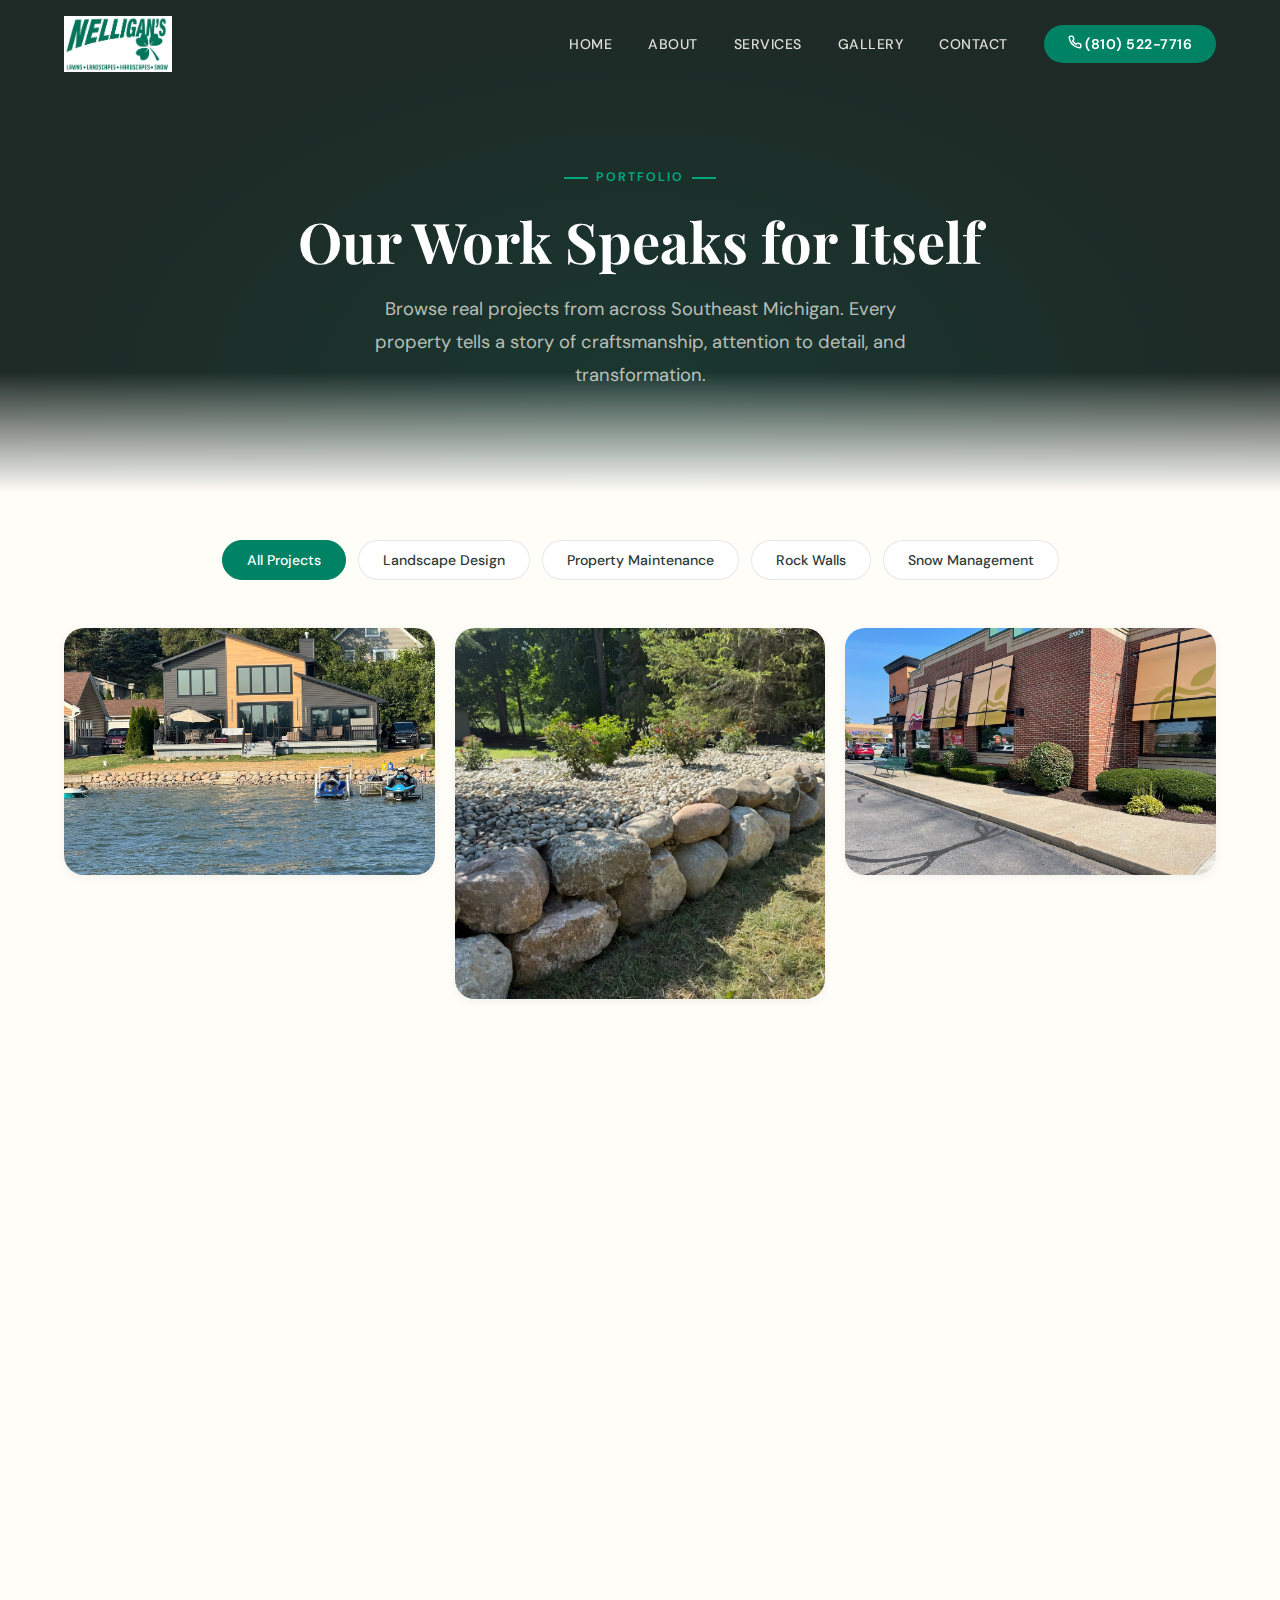
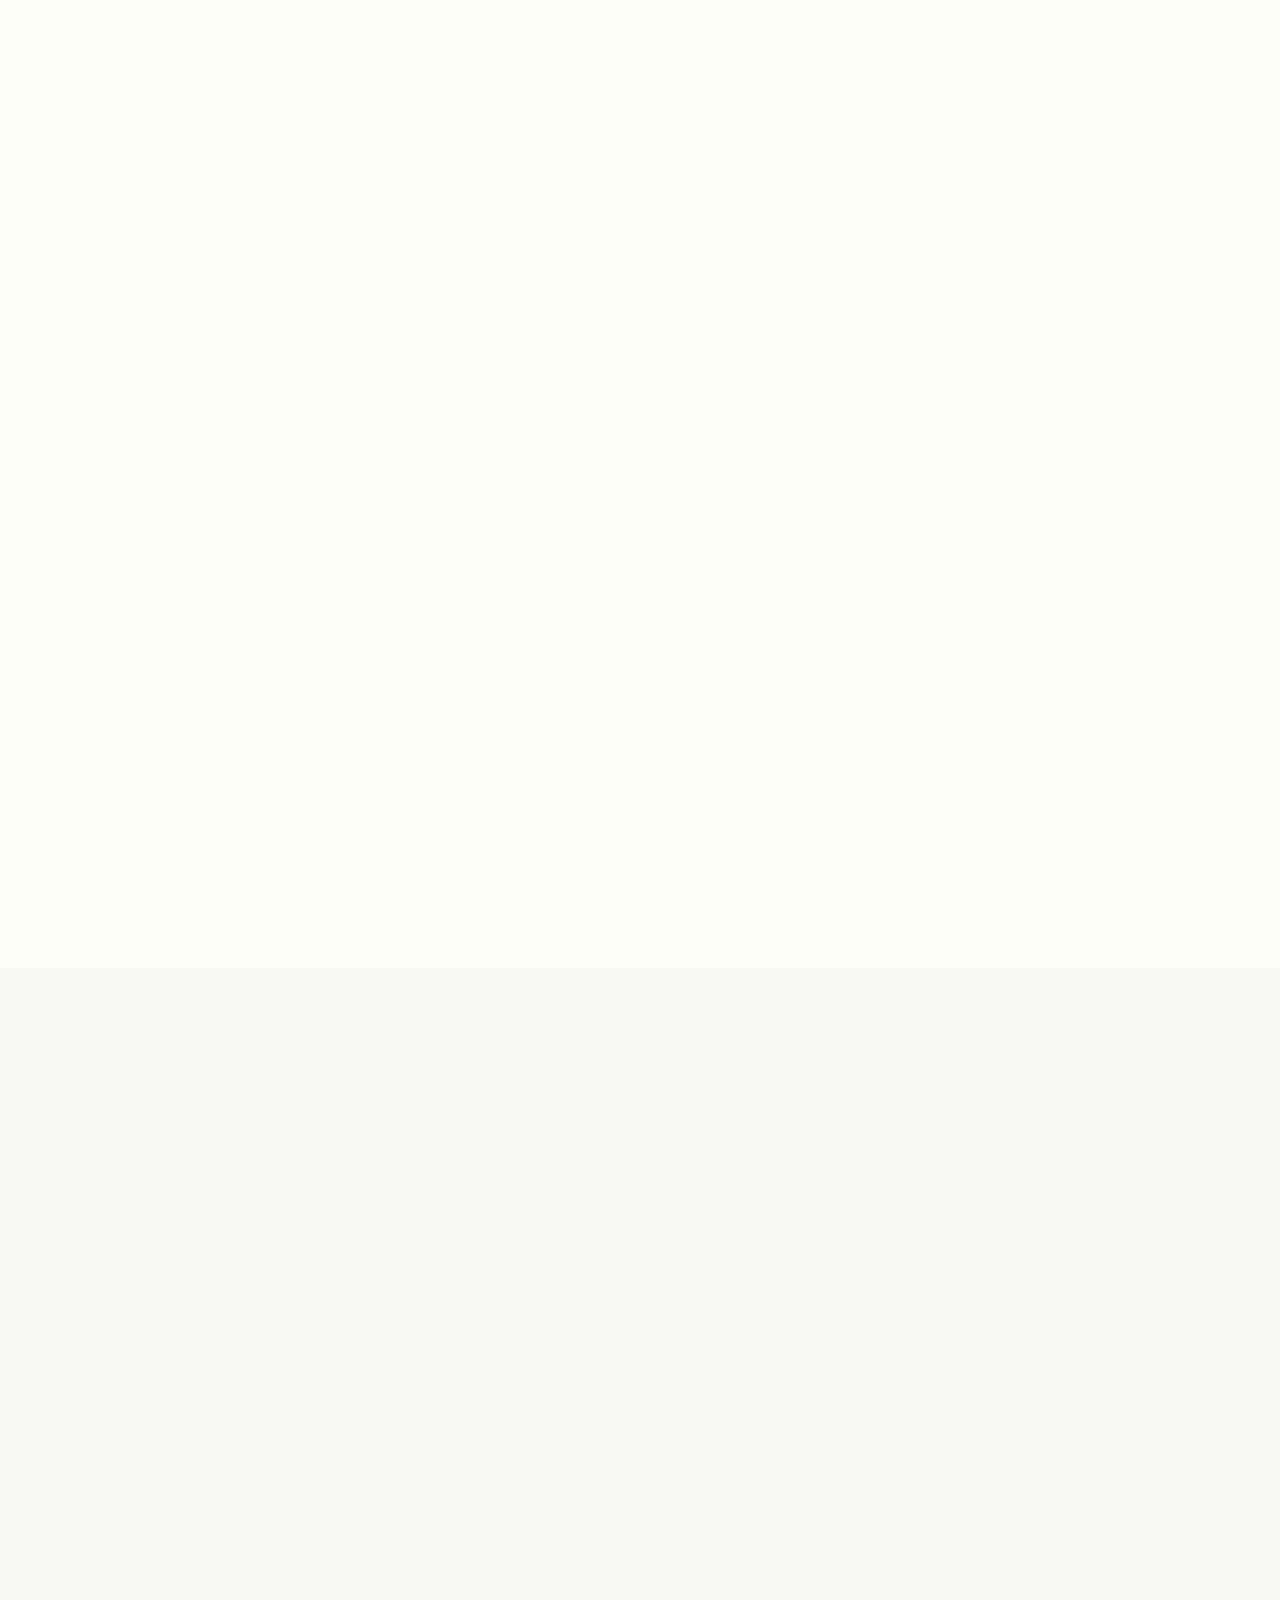
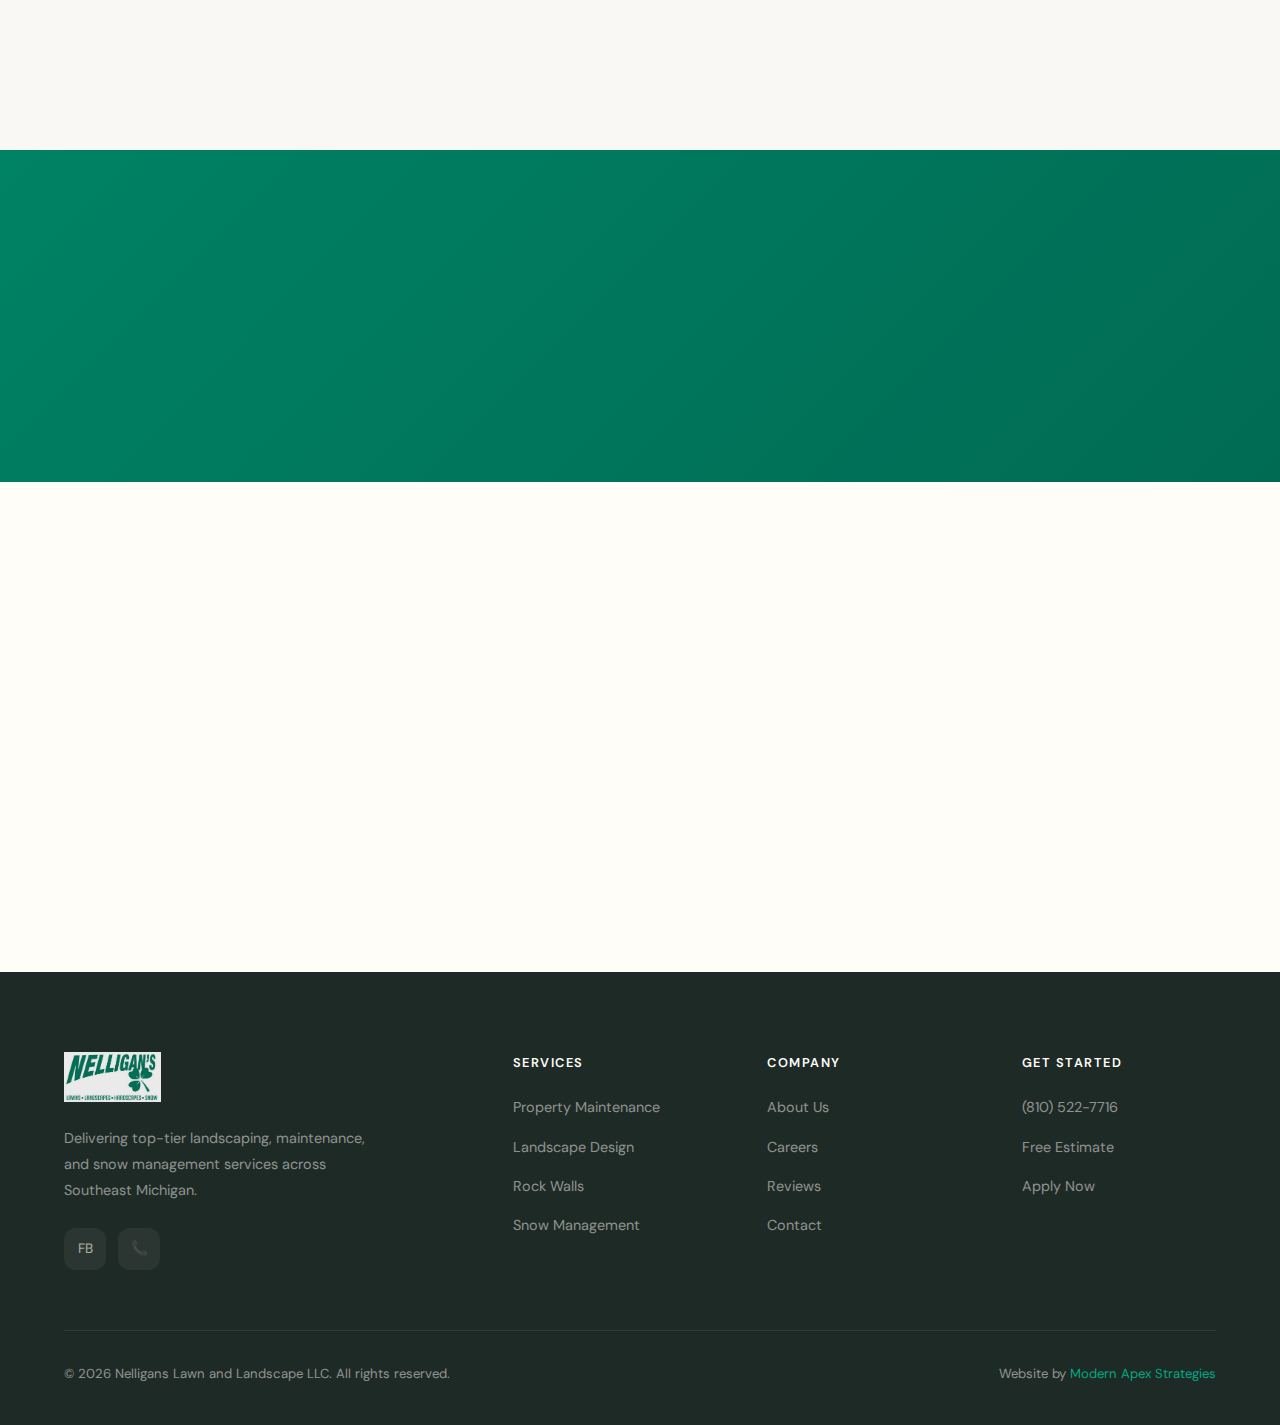
<file: gallery/index.html>
<!DOCTYPE html>
<html lang="en">
<head>
<!-- Google tag (gtag.js) -->
<script async src="https://www.googletagmanager.com/gtag/js?id=G-QZDNTGVDBD"></script>
<script>window.dataLayer=window.dataLayer||[];function gtag(){dataLayer.push(arguments);}gtag("js",new Date());gtag("config","G-QZDNTGVDBD");</script>
<meta charset="UTF-8">
<meta name="viewport" content="width=device-width, initial-scale=1.0, maximum-scale=1.0, user-scalable=no">
<title>Project Gallery — Nelligans Lawn & Landscape</title>
<meta name="description" content="Browse our portfolio of landscaping projects across Southeast Michigan — from landscape design and rock walls to seasonal maintenance and snow management.">
<link rel="icon" type="image/x-icon" href="/assets/images/favicon.ico">
<link rel="apple-touch-icon" href="/assets/images/apple-touch-icon.png">
<meta property="og:title" content="Project Gallery — Nelligans Lawn & Landscape">
<meta property="og:description" content="Browse our portfolio of landscaping projects across Southeast Michigan.">
<meta property="og:image" content="https://nelliganslandscape.com/assets/images/logo-share.png">
<meta property="og:url" content="https://nelliganslandscape.com/gallery/">
<meta property="og:type" content="website">
<meta name="twitter:card" content="summary_large_image">
<link rel="preconnect" href="https://fonts.googleapis.com">
<link href="https://fonts.googleapis.com/css2?family=Playfair+Display:ital,wght@0,400;0,600;0,700;1,400&family=DM+Sans:wght@300;400;500;600;700&display=swap" rel="stylesheet">
<link rel="stylesheet" href="/styles.css">
<style>
/* PAGE HERO */
.page-hero{background:var(--charcoal);padding:160px 0 100px;position:relative;overflow:hidden}
.page-hero::before{content:'';position:absolute;inset:0;background:radial-gradient(ellipse at 50% 80%,rgba(0,130,101,0.15),transparent 70%)}
.page-hero::after{content:'';position:absolute;bottom:0;left:0;right:0;height:120px;background:linear-gradient(to top,var(--cream),transparent)}
.page-hero .container{position:relative;z-index:2;text-align:center}
.page-hero-tag{display:inline-flex;align-items:center;gap:8px;font-size:0.78rem;font-weight:600;color:var(--brand-light);text-transform:uppercase;letter-spacing:2px;margin-bottom:20px}
.page-hero-tag::before{content:'';width:24px;height:2px;background:var(--brand-light)}
.page-hero-tag::after{content:'';width:24px;height:2px;background:var(--brand-light)}
.page-hero h1{font-family:'Playfair Display',serif;font-size:3.5rem;color:var(--white);line-height:1.15;margin-bottom:20px}
.page-hero p{font-size:1.15rem;color:rgba(255,253,248,0.7);max-width:560px;margin:0 auto;line-height:1.8}

/* FILTER TABS */
.filter-section{background:var(--cream);padding:48px 0 0;text-align:center}
.filter-tabs{display:flex;gap:12px;justify-content:center;flex-wrap:wrap}
.filter-btn{background:var(--white);border:1px solid rgba(0,40,30,0.1);color:var(--text);padding:10px 24px;border-radius:50px;font-family:'DM Sans',sans-serif;font-size:0.88rem;font-weight:500;cursor:pointer;transition:all 0.3s}
.filter-btn:hover{border-color:var(--brand);color:var(--brand)}
.filter-btn.active{background:var(--brand);color:var(--white);border-color:var(--brand)}

/* GALLERY GRID */
.gallery-section{background:var(--cream);padding:48px 0 120px}
.gallery-grid{display:grid;grid-template-columns:repeat(3,1fr);gap:20px}
.gallery-card{border-radius:var(--radius-lg);overflow:hidden;position:relative;cursor:pointer;box-shadow:var(--shadow-sm);transition:all 0.4s ease}
.gallery-card:hover{transform:translateY(-6px);box-shadow:var(--shadow-lg)}
.gallery-card:nth-child(1){aspect-ratio:3/2}
.gallery-card:nth-child(2){aspect-ratio:1/1}
.gallery-card:nth-child(3){aspect-ratio:3/2}
.gallery-card:nth-child(4){aspect-ratio:1/1}
.gallery-card:nth-child(5){aspect-ratio:4/5}
.gallery-card:nth-child(6){aspect-ratio:3/2}
.gallery-card:nth-child(7){aspect-ratio:3/2}
.gallery-card:nth-child(8){aspect-ratio:1/1}
.gallery-card:nth-child(9){aspect-ratio:4/5}
.gallery-card:nth-child(10){aspect-ratio:4/5}
.gallery-card:nth-child(11){aspect-ratio:3/2}
.gallery-card:nth-child(12){aspect-ratio:1/1}
.gallery-placeholder{width:100%;height:100%;display:flex;align-items:center;justify-content:center;flex-direction:column;gap:8px;font-size:0.85rem;color:rgba(255,255,255,0.6)}
.gallery-placeholder svg{width:32px;height:32px;opacity:0.4}
.gallery-overlay{position:absolute;inset:0;background:linear-gradient(to top,rgba(30,42,38,0.9),transparent 60%);opacity:0;transition:opacity 0.4s;display:flex;align-items:flex-end;padding:24px}
.gallery-card:hover .gallery-overlay{opacity:1}
.overlay-content{color:var(--white)}
.overlay-tag{font-size:0.72rem;text-transform:uppercase;letter-spacing:1.5px;color:var(--brand-light);font-weight:600;margin-bottom:4px}
.overlay-title{font-family:'Playfair Display',serif;font-size:1.1rem}

/* BEFORE AFTER */
.before-after{background:var(--sand-pale)}
.ba-header{text-align:center;margin-bottom:72px}
.ba-header .section-tag{display:inline-flex;align-items:center;gap:12px;font-size:0.78rem;font-weight:600;color:var(--brand);text-transform:uppercase;letter-spacing:2px;margin-bottom:16px}
.ba-header .section-tag::before{content:'';width:24px;height:2px;background:var(--brand)}
.ba-header h2{font-family:'Playfair Display',serif;font-size:2.6rem;color:var(--charcoal);margin-bottom:16px}
.ba-header p{color:var(--text-light);font-size:1.1rem;max-width:560px;margin:0 auto}
.ba-grid{display:grid;grid-template-columns:repeat(3,1fr);gap:32px}
.ba-card{background:var(--white);border-radius:var(--radius-lg);overflow:hidden;box-shadow:var(--shadow-sm)}
.ba-images{display:grid;grid-template-columns:1fr 1fr}
.ba-side{aspect-ratio:1/1;display:flex;align-items:center;justify-content:center;flex-direction:column;gap:4px;font-size:0.8rem;position:relative}
.ba-side.before{background:linear-gradient(135deg,#c9c0b0,#b5a990)}
.ba-side.after{background:linear-gradient(135deg,var(--brand-pale),#a8dbc9)}
.ba-label{position:absolute;top:12px;left:12px;background:rgba(0,0,0,0.5);color:white;padding:4px 12px;border-radius:20px;font-size:0.7rem;font-weight:600;text-transform:uppercase;letter-spacing:1px}
.ba-info{padding:20px;text-align:center}
.ba-info h3{font-family:'Playfair Display',serif;font-size:1.1rem;color:var(--charcoal);margin-bottom:4px}
.ba-info p{color:var(--text-light);font-size:0.85rem}

/* TESTIMONIAL STRIP */
.testimonial-strip{background:var(--brand);padding:80px 0;text-align:center;position:relative;overflow:hidden}
.testimonial-strip::before{content:'';position:absolute;inset:0;background:linear-gradient(135deg,var(--brand),var(--brand-deep))}
.testimonial-strip .container{position:relative;z-index:2}
.testimonial-quote{font-family:'Playfair Display',serif;font-size:1.6rem;color:var(--white);font-style:italic;max-width:700px;margin:0 auto 24px;line-height:1.6}
.testimonial-author{color:rgba(255,255,255,0.8);font-size:0.9rem}
.testimonial-author strong{color:var(--white)}

/* BOTTOM CTA */
.bottom-cta{background:var(--cream);text-align:center}
.bottom-cta h2{font-family:'Playfair Display',serif;font-size:2.8rem;color:var(--charcoal);margin-bottom:16px}
.bottom-cta p{color:var(--text-light);font-size:1.1rem;max-width:560px;margin:0 auto 36px}
.cta-buttons{display:flex;gap:16px;justify-content:center;flex-wrap:wrap}
.btn-primary{display:inline-flex;align-items:center;gap:8px;background:var(--brand);color:var(--white);padding:16px 36px;border-radius:50px;text-decoration:none;font-weight:600;font-size:0.95rem;transition:all 0.3s;border:none;cursor:pointer}
.btn-primary:hover{background:var(--brand-deep);transform:translateY(-2px);box-shadow:var(--shadow-md)}
.btn-secondary{display:inline-flex;align-items:center;gap:8px;background:transparent;color:var(--brand);padding:16px 36px;border-radius:50px;text-decoration:none;font-weight:600;font-size:0.95rem;transition:all 0.3s;border:2px solid var(--brand)}
.btn-secondary:hover{background:var(--brand);color:var(--white);transform:translateY(-2px)}

/* RESPONSIVE */
@media(max-width:1024px){
.gallery-grid{grid-template-columns:repeat(2,1fr)}
.ba-grid{grid-template-columns:repeat(2,1fr)}
.page-hero h1{font-size:2.8rem}
}
@media(max-width:768px){
.nav-links{display:none}.nav-links.open{display:flex;flex-direction:column;position:absolute;top:100%;left:0;right:0;background:var(--cream);padding:24px;gap:4px;box-shadow:var(--shadow-md);border-radius:0 0 var(--radius) var(--radius)}.nav-links.open a{color:var(--text)!important;padding:12px 0;display:block}
.nav-toggle{display:block}
.footer-grid{grid-template-columns:1fr;gap:32px}.footer-bottom{flex-direction:column;gap:12px;text-align:center}
.page-hero{padding:130px 0 80px}
.page-hero h1{font-size:2.2rem}
.gallery-grid{grid-template-columns:repeat(2,1fr)}
.ba-grid{grid-template-columns:1fr}
.testimonial-quote{font-size:1.3rem}
.bottom-cta h2{font-size:2.2rem}
}
@media(max-width:480px){
.page-hero h1{font-size:1.8rem}
.gallery-grid{grid-template-columns:1fr}
.filter-tabs{gap:8px}
.filter-btn{padding:8px 18px;font-size:0.82rem}
.bottom-cta h2{font-size:1.8rem}
.cta-buttons{flex-direction:column;align-items:center}
}
</style>
</head>
<body>

<!-- NAV -->
<nav class="nav" id="nav"><div class="nav-inner">
<a href="/" class="nav-logo"><img src="[data-uri]" alt="Nelligans Lawn & Landscape"></a>
<ul class="nav-links" id="navLinks">
<li><a href="/">Home</a></li><li><a href="/about">About</a></li><li><a href="/services">Services</a></li><li><a href="/gallery">Gallery</a></li><li><a href="/contact" onclick="gtag(\'event\',\'click\',{\'event_category\':\'CTA\',\'event_label\':\'Contact Page\'})" >Contact</a></li>
<li><a href="tel:8105227716" onclick="gtag(\'event\',\'click\',{\'event_category\':\'CTA\',\'event_label\':\'Phone Call\'})"  class="nav-cta"><svg width="14" height="14" viewBox="0 0 24 24" fill="none" stroke="currentColor" stroke-width="2.5" stroke-linecap="round" stroke-linejoin="round"><path d="M22 16.92v3a2 2 0 0 1-2.18 2 19.79 19.79 0 0 1-8.63-3.07 19.5 19.5 0 0 1-6-6 19.79 19.79 0 0 1-3.07-8.67A2 2 0 0 1 4.11 2h3a2 2 0 0 1 2 1.72c.127.96.361 1.903.7 2.81a2 2 0 0 1-.45 2.11L8.09 9.91a16 16 0 0 0 6 6l1.27-1.27a2 2 0 0 1 2.11-.45c.907.339 1.85.573 2.81.7A2 2 0 0 1 22 16.92z"/></svg> (810) 522-7716</a></li>
</ul>
<button class="nav-toggle" id="navToggle" aria-label="Toggle navigation"><span></span><span></span><span></span></button>
</div></nav>

<!-- HERO -->
<section class="page-hero">
<div class="container">
<div class="page-hero-tag reveal">Portfolio</div>
<h1 class="reveal">Our Work Speaks for Itself</h1>
<p class="reveal">Browse real projects from across Southeast Michigan. Every property tells a story of craftsmanship, attention to detail, and transformation.</p>
</div>
</section>

<!-- FILTER -->
<section class="filter-section">
<div class="container">
<div class="filter-tabs">
<button class="filter-btn active" data-filter="all">All Projects</button>
<button class="filter-btn" data-filter="design">Landscape Design</button>
<button class="filter-btn" data-filter="maintenance">Property Maintenance</button>
<button class="filter-btn" data-filter="walls">Rock Walls</button>
<button class="filter-btn" data-filter="snow">Snow Management</button>
</div>
</div>
</section>

<!-- GALLERY -->
<section class="gallery-section">
<div class="container">
<div class="gallery-grid">

<div class="gallery-card reveal" data-category="design">
<img src="/assets/IMG_1643.jpg" alt="Project photo" style="width:100%;height:100%;object-fit:cover;display:block">
<div class="gallery-overlay"><div class="overlay-content"><div class="overlay-tag">Landscape Design</div><div class="overlay-title">Full Front Yard Redesign</div></div></div>
</div>

<div class="gallery-card reveal reveal-delay-1" data-category="walls">
<img src="/assets/boulder-wall.jpg" alt="Project photo" style="width:100%;height:100%;object-fit:cover;display:block">
<div class="gallery-overlay"><div class="overlay-content"><div class="overlay-tag">Rock Walls</div><div class="overlay-title">Natural Stone Retaining Wall</div></div></div>
</div>

<div class="gallery-card reveal reveal-delay-2" data-category="maintenance">
<img src="/assets/commercial-maintenance.jpg" alt="Project photo" style="width:100%;height:100%;object-fit:cover;display:block">
<div class="gallery-overlay"><div class="overlay-content"><div class="overlay-tag">Maintenance</div><div class="overlay-title">Weekly Lawn Care Program</div></div></div>
</div>

<div class="gallery-card reveal" data-category="design">
<img src="/assets/flagstone-patio.jpg" alt="Project photo" style="width:100%;height:100%;object-fit:cover;display:block">
<div class="gallery-overlay"><div class="overlay-content"><div class="overlay-tag">Landscape Design</div><div class="overlay-title">Backyard Patio & Garden</div></div></div>
</div>

<div class="gallery-card reveal reveal-delay-1" data-category="snow">
<img src="/assets/commercial-snow.jpg" alt="Project photo" style="width:100%;height:100%;object-fit:cover;display:block">
<div class="gallery-overlay"><div class="overlay-content"><div class="overlay-tag">Snow Management</div><div class="overlay-title">Commercial Lot Clearing</div></div></div>
</div>

<div class="gallery-card reveal reveal-delay-2" data-category="walls">
<img src="/assets/IMG_9916.jpg" alt="Project photo" style="width:100%;height:100%;object-fit:cover;display:block">
<div class="gallery-overlay"><div class="overlay-content"><div class="overlay-tag">Rock Walls</div><div class="overlay-title">Terraced Garden Beds</div></div></div>
</div>

<div class="gallery-card reveal" data-category="maintenance">
<img src="/assets/IMG_9529.jpg" alt="Project photo" style="width:100%;height:100%;object-fit:cover;display:block">
<div class="gallery-overlay"><div class="overlay-content"><div class="overlay-tag">Maintenance</div><div class="overlay-title">Spring Cleanup & Mulching</div></div></div>
</div>

<div class="gallery-card reveal reveal-delay-1" data-category="design">
<img src="/assets/IMG_9737.jpg" alt="Project photo" style="width:100%;height:100%;object-fit:cover;display:block">
<div class="gallery-overlay"><div class="overlay-content"><div class="overlay-tag">Landscape Design</div><div class="overlay-title">Walkway & Planting Design</div></div></div>
</div>

<div class="gallery-card reveal reveal-delay-2" data-category="snow">
<img src="/assets/commercial-snow.jpg" alt="Project photo" style="width:100%;height:100%;object-fit:cover;display:block">
<div class="gallery-overlay"><div class="overlay-content"><div class="overlay-tag">Snow Management</div><div class="overlay-title">Residential Driveway Service</div></div></div>
</div>

<div class="gallery-card reveal" data-category="walls">
<img src="/assets/boulder-wall-2.jpg" alt="Project photo" style="width:100%;height:100%;object-fit:cover;display:block">
<div class="gallery-overlay"><div class="overlay-content"><div class="overlay-tag">Rock Walls</div><div class="overlay-title">Boulder Feature Installation</div></div></div>
</div>

<div class="gallery-card reveal reveal-delay-1" data-category="design">
<img src="/assets/team-photo.jpg" alt="Project photo" style="width:100%;height:100%;object-fit:cover;display:block">
<div class="gallery-overlay"><div class="overlay-content"><div class="overlay-tag">Landscape Design</div><div class="overlay-title">Complete Property Overhaul</div></div></div>
</div>

<div class="gallery-card reveal reveal-delay-2" data-category="maintenance">
<img src="/assets/gettoknowus.jpg" alt="Project photo" style="width:100%;height:100%;object-fit:cover;display:block">
<div class="gallery-overlay"><div class="overlay-content"><div class="overlay-tag">Maintenance</div><div class="overlay-title">Fall Cleanup & Winterizing</div></div></div>
</div>

</div>
</div>
</section>

<!-- BEFORE & AFTER -->
<section class="before-after section-pad">
<div class="container">
<div class="ba-header reveal">
<div class="section-tag">Transformations</div>
<h2>Before & After</h2>
<p>See the dramatic difference professional landscaping makes. These real transformations showcase what's possible for your property.</p>
</div>
<div class="ba-grid">
<div class="ba-card reveal">
<div class="ba-images">
<div class="ba-side before"><div class="ba-label">Before</div><img src="/assets/IMG_9529.jpg" alt="Before" style="width:100%;height:100%;object-fit:cover"></div>
<div class="ba-side after"><div class="ba-label">After</div><img src="/assets/boulder-wall.jpg" alt="After" style="width:100%;height:100%;object-fit:cover"></div>
</div>
<div class="ba-info"><h3>Front Yard Transformation</h3><p>Landscape Design — Residential</p></div>
</div>
<div class="ba-card reveal reveal-delay-1">
<div class="ba-images">
<div class="ba-side before"><div class="ba-label">Before</div><img src="/assets/IMG_9529.jpg" alt="Before" style="width:100%;height:100%;object-fit:cover"></div>
<div class="ba-side after"><div class="ba-label">After</div><img src="/assets/boulder-wall.jpg" alt="After" style="width:100%;height:100%;object-fit:cover"></div>
</div>
<div class="ba-info"><h3>Retaining Wall Project</h3><p>Rock Walls — Erosion Control</p></div>
</div>
<div class="ba-card reveal reveal-delay-2">
<div class="ba-images">
<div class="ba-side before"><div class="ba-label">Before</div><img src="/assets/IMG_9529.jpg" alt="Before" style="width:100%;height:100%;object-fit:cover"></div>
<div class="ba-side after"><div class="ba-label">After</div><img src="/assets/boulder-wall.jpg" alt="After" style="width:100%;height:100%;object-fit:cover"></div>
</div>
<div class="ba-info"><h3>Backyard Redesign</h3><p>Landscape Design — Patio & Planting</p></div>
</div>
</div>
</div>
</section>

<!-- TESTIMONIAL -->
<section class="testimonial-strip">
<div class="container reveal">
<div class="testimonial-quote">"Nelligans completely transformed our backyard. The attention to detail was incredible — they didn't leave until everything was perfect. We get compliments from our neighbors every week."</div>
<div class="testimonial-author">— <strong>Satisfied Homeowner</strong>, Southeast Michigan</div>
</div>
</section>

<!-- BOTTOM CTA -->
<section class="bottom-cta section-pad">
<div class="container reveal">
<h2>Love What You See?</h2>
<p>Let's create something beautiful for your property. Every project starts with a free, no-obligation estimate.</p>
<div class="cta-buttons">
<a href="tel:8105227716" onclick="gtag(\'event\',\'click\',{\'event_category\':\'CTA\',\'event_label\':\'Phone Call\'})"  class="btn-primary">
<svg viewBox="0 0 24 24" fill="none" stroke="currentColor" stroke-width="2" style="width:20px;height:20px"><path d="M22 16.92v3a2 2 0 0 1-2.18 2 19.79 19.79 0 0 1-8.63-3.07 19.5 19.5 0 0 1-6-6 19.79 19.79 0 0 1-3.07-8.67A2 2 0 0 1 4.11 2h3a2 2 0 0 1 2 1.72c.127.96.361 1.903.7 2.81a2 2 0 0 1-.45 2.11L8.09 9.91a16 16 0 0 0 6 6l1.27-1.27a2 2 0 0 1 2.11-.45c.907.339 1.85.573 2.81.7A2 2 0 0 1 22 16.92z"/></svg>
(810) 522-7716
</a>
<a href="/contact" onclick="gtag(\'event\',\'click\',{\'event_category\':\'CTA\',\'event_label\':\'Contact Page\'})"  class="btn-secondary">Request Free Estimate</a>
</div>
</div>
</section>

<!-- FOOTER -->
<footer class="footer"><div class="container">
<div class="footer-grid">
<div><div class="footer-logo"><img src="[data-uri]" alt="Nelligans"></div><p class="footer-desc">Delivering top-tier landscaping, maintenance, and snow management services across Southeast Michigan.</p><div class="footer-social"><a href="https://www.facebook.com/Nelliganslawnandlandscape" target="_blank" rel="noopener" aria-label="Facebook">FB</a><a href="tel:8105227716" onclick="gtag(\'event\',\'click\',{\'event_category\':\'CTA\',\'event_label\':\'Phone Call\'})"  aria-label="Phone">&#128222;</a></div></div>
<div><h4>Services</h4><ul><li><a href="/services">Property Maintenance</a></li><li><a href="/services">Landscape Design</a></li><li><a href="/services">Rock Walls</a></li><li><a href="/services">Snow Management</a></li></ul></div>
<div><h4>Company</h4><ul><li><a href="/about">About Us</a></li><li><a href="/contact" onclick="gtag(\'event\',\'click\',{\'event_category\':\'CTA\',\'event_label\':\'Contact Page\'})" >Careers</a></li><li><a href="https://www.facebook.com/Nelliganslawnandlandscape/reviews" target="_blank" rel="noopener">Reviews</a></li><li><a href="/contact" onclick="gtag(\'event\',\'click\',{\'event_category\':\'CTA\',\'event_label\':\'Contact Page\'})" >Contact</a></li></ul></div>
<div><h4>Get Started</h4><ul><li><a href="tel:8105227716" onclick="gtag(\'event\',\'click\',{\'event_category\':\'CTA\',\'event_label\':\'Phone Call\'})" >(810) 522-7716</a></li><li><a href="/contact" onclick="gtag(\'event\',\'click\',{\'event_category\':\'CTA\',\'event_label\':\'Contact Page\'})" >Free Estimate</a></li><li><a href="/contact" onclick="gtag(\'event\',\'click\',{\'event_category\':\'CTA\',\'event_label\':\'Contact Page\'})" >Apply Now</a></li></ul></div>
</div>
<div class="footer-bottom"><span>&copy; 2026 Nelligans Lawn and Landscape LLC. All rights reserved.</span><span>Website by <a href="https://modernapexstrategies.com" target="_blank" rel="noopener">Modern Apex Strategies</a></span></div>
</div></footer>

<script>
const nav=document.getElementById('nav');
window.addEventListener('scroll',()=>nav.classList.toggle('scrolled',window.scrollY>50));
const navToggle=document.getElementById('navToggle'),navLinks=document.getElementById('navLinks');
navToggle.addEventListener('click',()=>{navToggle.classList.toggle('active');navLinks.classList.toggle('open')});
navLinks.querySelectorAll('a').forEach(l=>l.addEventListener('click',()=>{navToggle.classList.remove('active');navLinks.classList.remove('open')}));
const observer=new IntersectionObserver(e=>{e.forEach(entry=>{if(entry.isIntersecting)entry.target.classList.add('visible')});},{threshold:0.1,rootMargin:'0px 0px -40px 0px'});
document.querySelectorAll('.reveal').forEach(el=>observer.observe(el));

// Gallery filter
const filterBtns=document.querySelectorAll('.filter-btn');
const galleryItems=document.querySelectorAll('.gallery-card');
filterBtns.forEach(btn=>{
btn.addEventListener('click',()=>{
filterBtns.forEach(b=>b.classList.remove('active'));
btn.classList.add('active');
const filter=btn.dataset.filter;
galleryItems.forEach(item=>{
if(filter==='all'||item.dataset.category===filter){
item.style.display='block';
item.style.animation='fadeUp 0.5s ease forwards';
}else{
item.style.display='none';
}
});
});
});
</script>
</body>
</html>
</file>
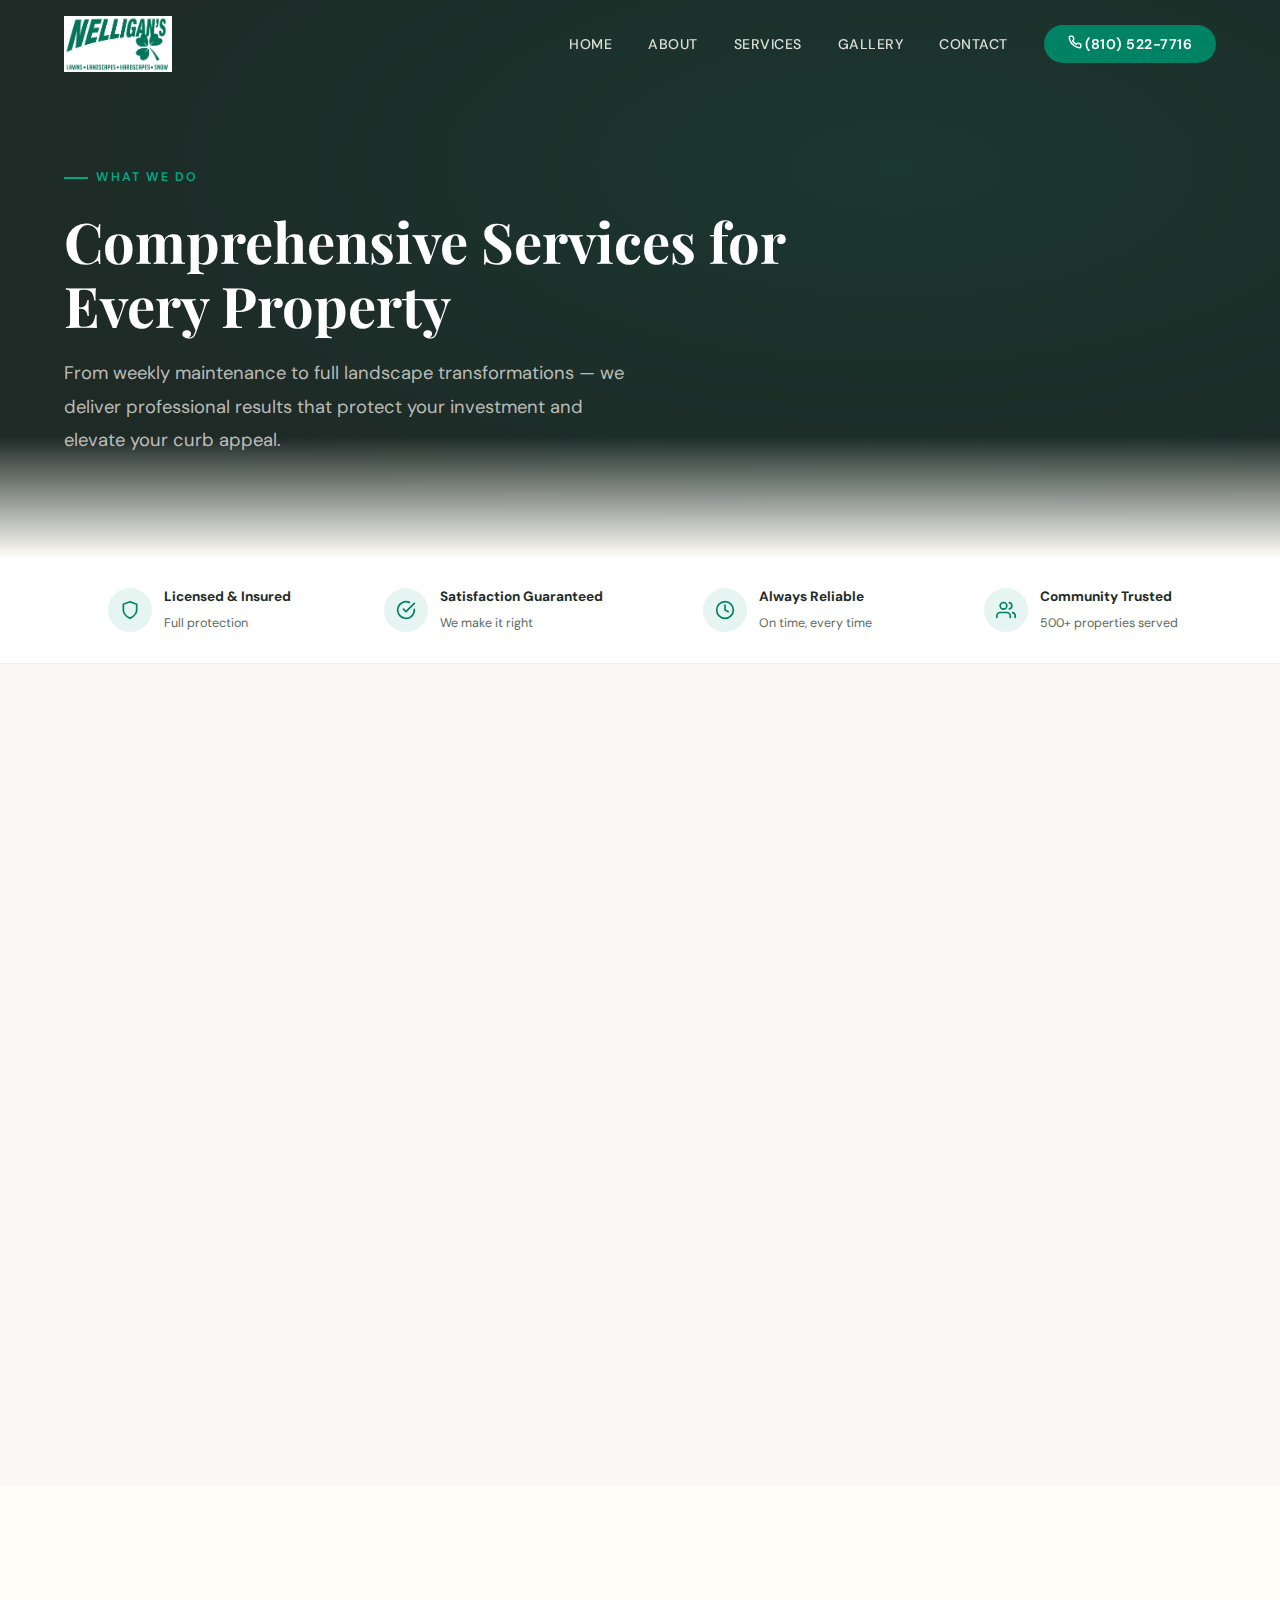
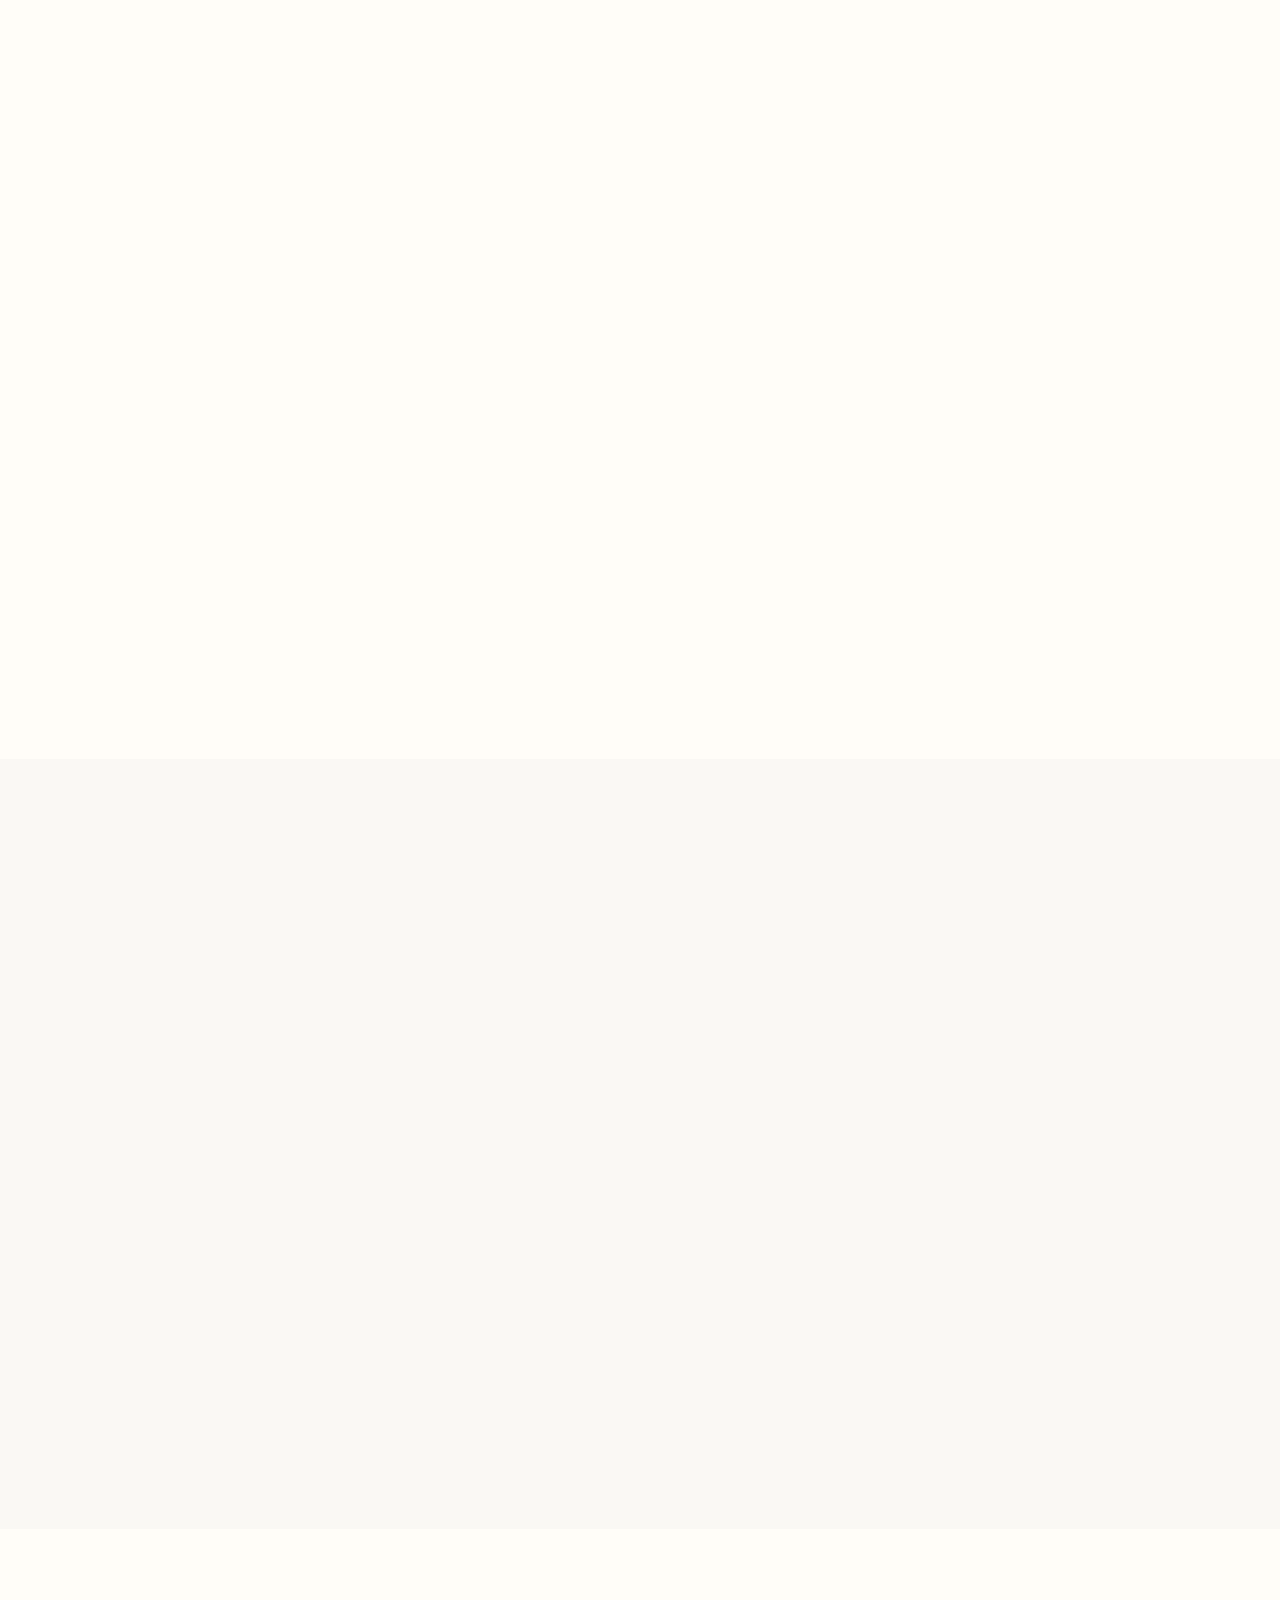
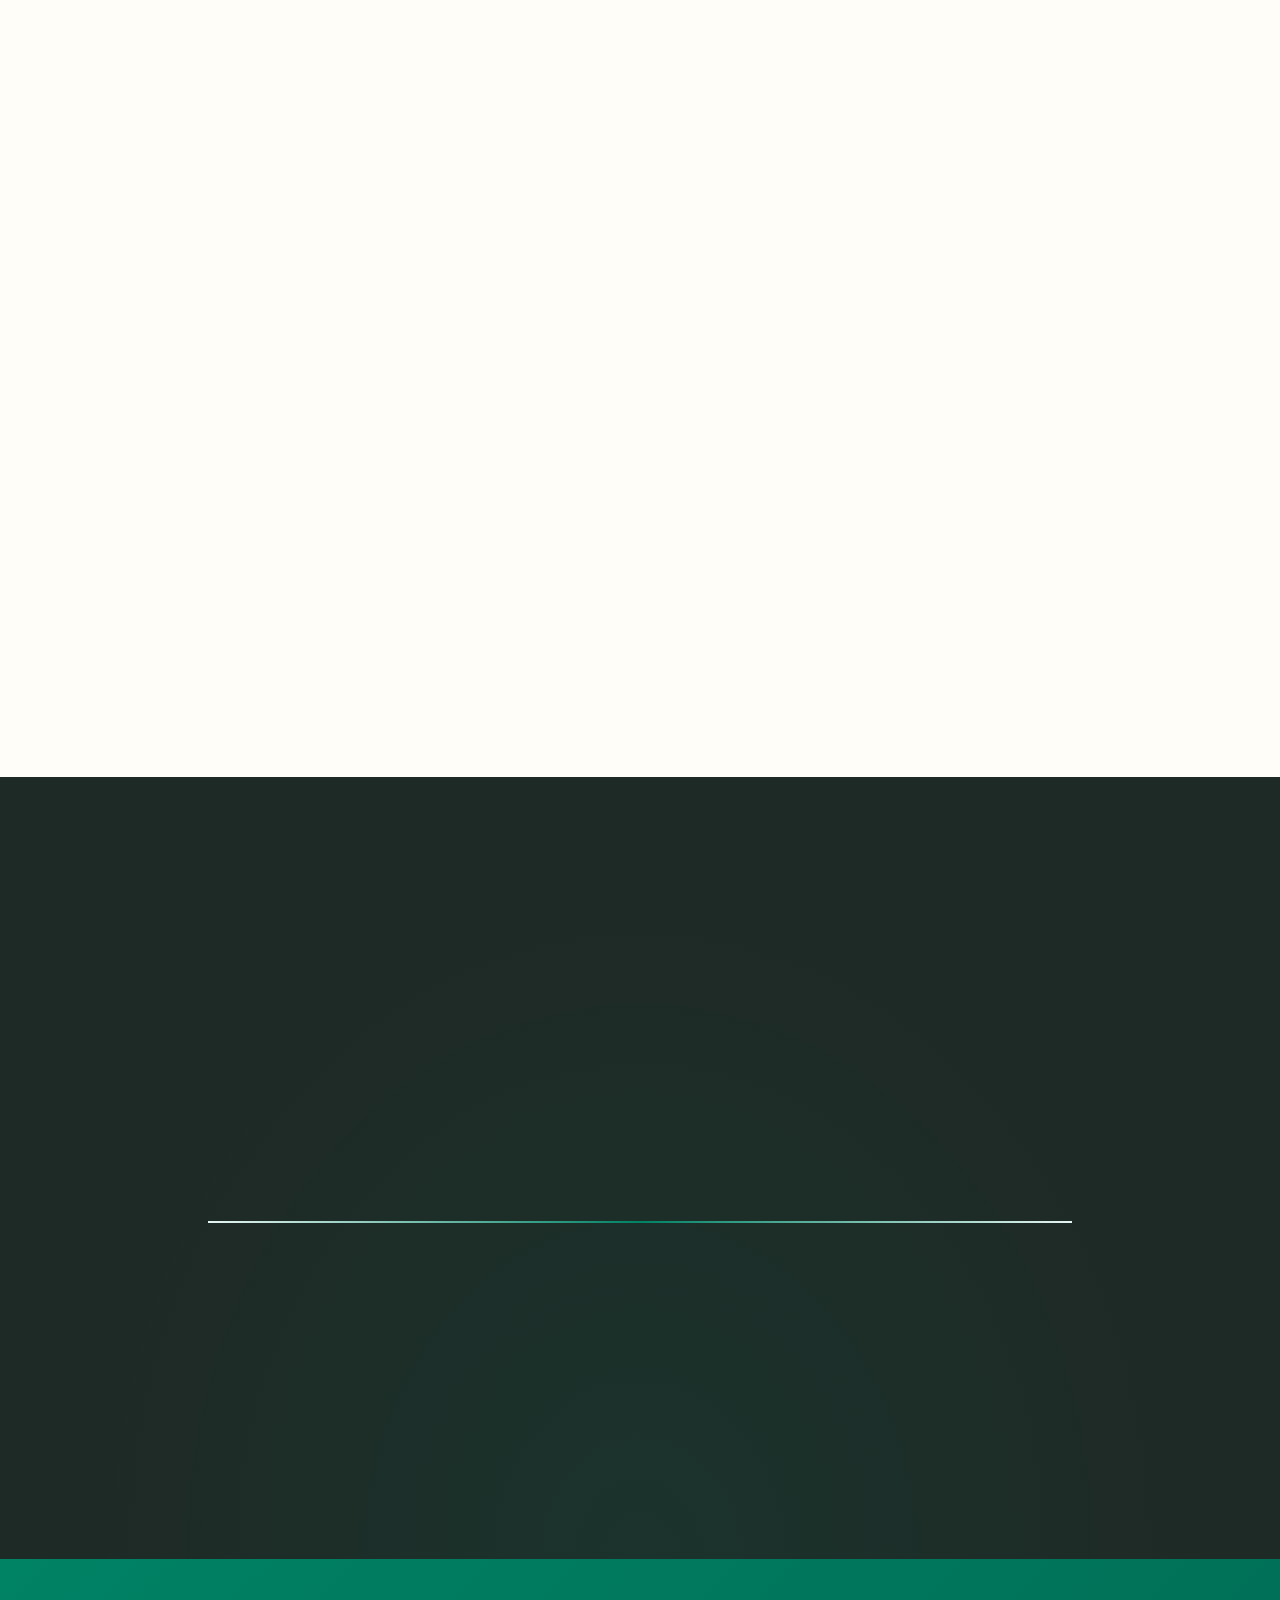
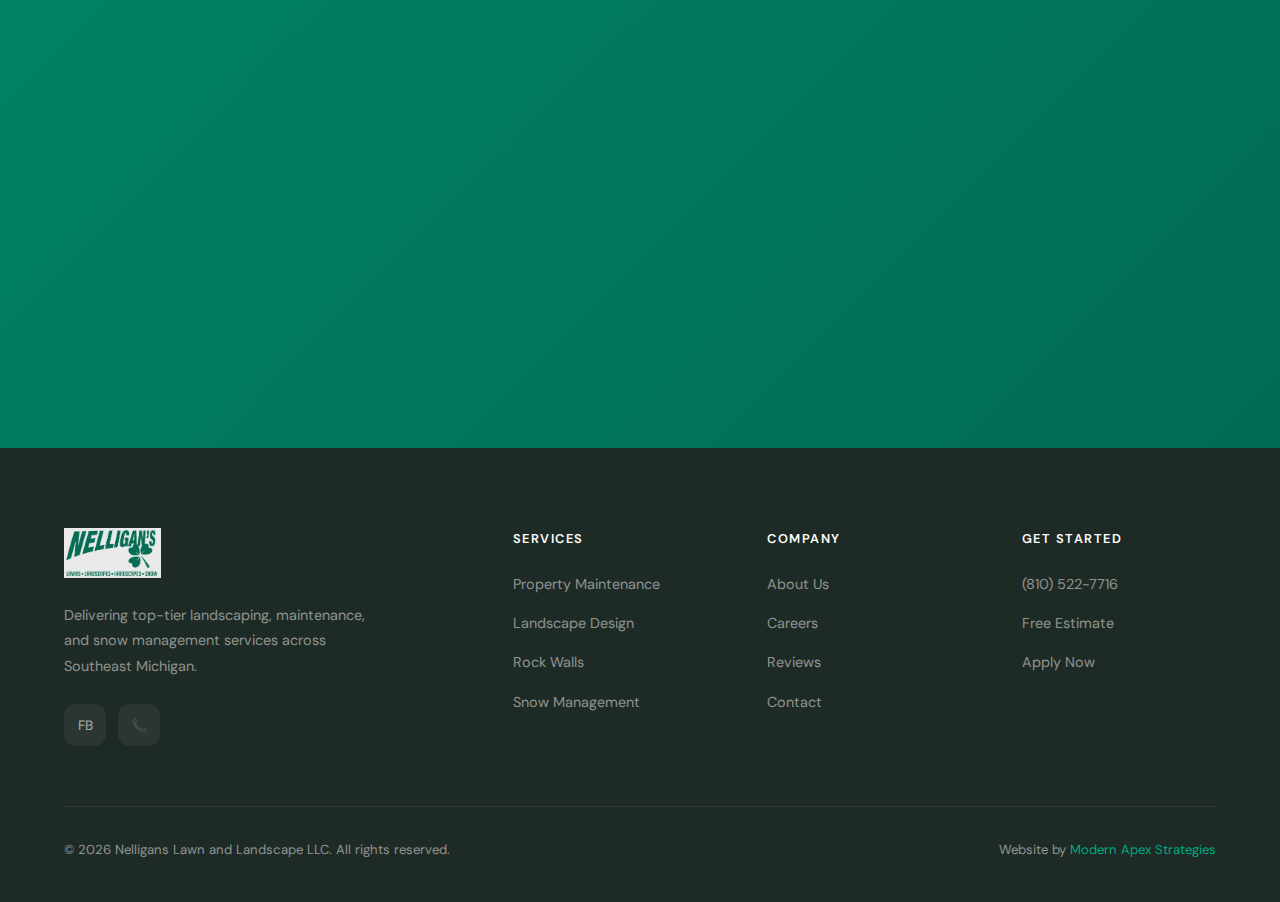
<file: services/index.html>
<!DOCTYPE html>
<html lang="en">
<head>
<!-- Google tag (gtag.js) -->
<script async src="https://www.googletagmanager.com/gtag/js?id=G-QZDNTGVDBD"></script>
<script>window.dataLayer=window.dataLayer||[];function gtag(){dataLayer.push(arguments);}gtag("js",new Date());gtag("config","G-QZDNTGVDBD");</script>
<meta charset="UTF-8">
<meta name="viewport" content="width=device-width, initial-scale=1.0, maximum-scale=1.0, user-scalable=no">
<title>Our Services — Nelligans Lawn & Landscape</title>
<meta name="description" content="Comprehensive landscaping services in Southeast Michigan — property maintenance, landscape design, rock walls, and snow management. Free estimates available.">
<link rel="icon" type="image/x-icon" href="/assets/images/favicon.ico">
<link rel="apple-touch-icon" href="/assets/images/apple-touch-icon.png">
<meta property="og:title" content="Our Services — Nelligans Lawn & Landscape">
<meta property="og:description" content="Comprehensive landscaping services in Southeast Michigan — maintenance, design, rock walls, and snow management.">
<meta property="og:image" content="https://nelliganslandscape.com/assets/images/logo-share.png">
<meta property="og:url" content="https://nelliganslandscape.com/services/">
<meta property="og:type" content="website">
<meta name="twitter:card" content="summary_large_image">
<link rel="preconnect" href="https://fonts.googleapis.com">
<link href="https://fonts.googleapis.com/css2?family=Playfair+Display:ital,wght@0,400;0,600;0,700;1,400&family=DM+Sans:wght@300;400;500;600;700&display=swap" rel="stylesheet">
<link rel="stylesheet" href="/styles.css">
<style>
/* PAGE HERO */
.page-hero{background:var(--charcoal);padding:160px 0 100px;position:relative;overflow:hidden}
.page-hero::before{content:'';position:absolute;inset:0;background:radial-gradient(ellipse at 70% 30%,rgba(0,130,101,0.15),transparent 70%)}
.page-hero::after{content:'';position:absolute;bottom:0;left:0;right:0;height:120px;background:linear-gradient(to top,var(--cream),transparent)}
.page-hero .container{position:relative;z-index:2}
.page-hero-tag{display:inline-flex;align-items:center;gap:8px;font-size:0.78rem;font-weight:600;color:var(--brand-light);text-transform:uppercase;letter-spacing:2px;margin-bottom:20px}
.page-hero-tag::before{content:'';width:24px;height:2px;background:var(--brand-light)}
.page-hero h1{font-family:'Playfair Display',serif;font-size:3.5rem;color:var(--white);line-height:1.15;margin-bottom:20px;max-width:750px}
.page-hero p{font-size:1.15rem;color:rgba(255,253,248,0.7);max-width:560px;line-height:1.8}

/* TRUST BAR */
.trust-bar{background:var(--white);border-bottom:1px solid rgba(0,40,30,0.06);padding:28px 0}
.trust-grid{display:grid;grid-template-columns:repeat(4,1fr);gap:24px;text-align:center}
.trust-item{display:flex;align-items:center;justify-content:center;gap:12px}
.trust-icon{width:44px;height:44px;border-radius:50%;background:var(--brand-pale);display:flex;align-items:center;justify-content:center;flex-shrink:0}
.trust-icon svg{width:20px;height:20px;color:var(--brand)}
.trust-text{text-align:left}
.trust-text strong{display:block;font-size:0.85rem;color:var(--charcoal)}
.trust-text span{font-size:0.78rem;color:var(--text-light)}

/* SERVICE SECTIONS */
.service-section{position:relative}
.service-section:nth-child(odd){background:var(--cream)}
.service-section:nth-child(even){background:var(--sand-pale)}
.service-grid{display:grid;grid-template-columns:1fr 1fr;gap:80px;align-items:center}
.service-section:nth-child(even) .service-grid{direction:rtl}
.service-section:nth-child(even) .service-grid > *{direction:ltr}
.service-visual{position:relative}
.service-img-placeholder{width:100%;aspect-ratio:4/3;border-radius:var(--radius-lg);display:flex;align-items:center;justify-content:center;font-size:0.9rem;color:var(--text-light);box-shadow:var(--shadow-lg)}
.service-content .section-tag{display:inline-flex;align-items:center;gap:12px;font-size:0.78rem;font-weight:600;color:var(--brand);text-transform:uppercase;letter-spacing:2px;margin-bottom:16px}
.service-content .section-tag::before{content:'';width:24px;height:2px;background:var(--brand)}
.service-content h2{font-family:'Playfair Display',serif;font-size:2.4rem;line-height:1.2;margin-bottom:20px;color:var(--charcoal)}
.service-content > p{color:var(--text-light);font-size:1.05rem;margin-bottom:28px;line-height:1.8}
.service-features{list-style:none;padding:0;margin-bottom:32px}
.service-features li{display:flex;align-items:flex-start;gap:12px;margin-bottom:14px;color:var(--text)}
.service-features li svg{width:20px;height:20px;color:var(--brand);flex-shrink:0;margin-top:3px}
.service-features li span{font-size:0.95rem}
.btn-primary{display:inline-flex;align-items:center;gap:8px;background:var(--brand);color:var(--white);padding:16px 32px;border-radius:50px;text-decoration:none;font-weight:600;font-size:0.95rem;transition:all 0.3s;border:none;cursor:pointer}
.btn-primary:hover{background:var(--brand-deep);transform:translateY(-2px);box-shadow:var(--shadow-md)}
.btn-outline{display:inline-flex;align-items:center;gap:8px;background:transparent;color:var(--brand);padding:16px 32px;border-radius:50px;text-decoration:none;font-weight:600;font-size:0.95rem;transition:all 0.3s;border:2px solid var(--brand)}
.btn-outline:hover{background:var(--brand);color:var(--white);transform:translateY(-2px)}

/* PROCESS */
.process{background:var(--charcoal);color:var(--cream);position:relative;overflow:hidden}
.process::before{content:'';position:absolute;inset:0;background:radial-gradient(ellipse at 50% 100%,rgba(0,130,101,0.1),transparent 60%)}
.process .container{position:relative;z-index:2}
.process-header{text-align:center;margin-bottom:80px}
.process-header .section-tag{display:inline-flex;align-items:center;gap:12px;font-size:0.78rem;font-weight:600;color:var(--brand-light);text-transform:uppercase;letter-spacing:2px;margin-bottom:16px}
.process-header .section-tag::before{content:'';width:24px;height:2px;background:var(--brand-light)}
.process-header h2{font-family:'Playfair Display',serif;font-size:2.8rem;margin-bottom:20px}
.process-header p{color:rgba(255,253,248,0.7);font-size:1.1rem;max-width:560px;margin:0 auto}
.process-grid{display:grid;grid-template-columns:repeat(4,1fr);gap:48px}
.process-step{text-align:center;position:relative}
.process-step::after{content:'';position:absolute;top:44px;right:-24px;width:48px;height:2px;background:rgba(0,168,130,0.4)}
.process-step:last-child::after{display:none}
.step-number{width:88px;height:88px;border-radius:50%;background:rgba(0,130,101,0.15);border:2px solid var(--brand);display:flex;align-items:center;justify-content:center;margin:0 auto 24px;font-family:'Playfair Display',serif;font-size:1.8rem;font-weight:700;color:var(--brand-light)}
.process-step h3{font-family:'Playfair Display',serif;font-size:1.25rem;margin-bottom:12px}
.process-step p{color:rgba(255,253,248,0.7);font-size:0.95rem;line-height:1.7}

/* BOTTOM CTA */
.bottom-cta{background:var(--brand);text-align:center;position:relative;overflow:hidden}
.bottom-cta::before{content:'';position:absolute;inset:0;background:linear-gradient(135deg,var(--brand),var(--brand-deep))}
.bottom-cta .container{position:relative;z-index:2}
.bottom-cta h2{font-family:'Playfair Display',serif;font-size:2.8rem;color:var(--white);margin-bottom:16px}
.bottom-cta p{color:rgba(255,255,255,0.85);font-size:1.1rem;max-width:560px;margin:0 auto 36px}
.cta-buttons{display:flex;gap:16px;justify-content:center;flex-wrap:wrap}
.btn-white{display:inline-flex;align-items:center;gap:8px;background:var(--white);color:var(--brand);padding:16px 36px;border-radius:50px;text-decoration:none;font-weight:600;font-size:0.95rem;transition:all 0.3s}
.btn-white:hover{transform:translateY(-2px);box-shadow:0 8px 30px rgba(0,0,0,0.2)}
.btn-white-outline{display:inline-flex;align-items:center;gap:8px;background:transparent;color:var(--white);padding:16px 36px;border-radius:50px;text-decoration:none;font-weight:600;font-size:0.95rem;transition:all 0.3s;border:2px solid rgba(255,255,255,0.4)}
.btn-white-outline:hover{background:rgba(255,255,255,0.1);border-color:var(--white);transform:translateY(-2px)}

/* RESPONSIVE */
@media(max-width:1024px){
.service-grid{grid-template-columns:1fr;gap:48px}
.service-section:nth-child(even) .service-grid{direction:ltr}
.trust-grid{grid-template-columns:repeat(2,1fr)}
.process-grid{grid-template-columns:repeat(2,1fr);gap:48px}
.process-step::after{display:none}
.page-hero h1{font-size:2.8rem}
}
@media(max-width:768px){
.nav-links{display:none}.nav-links.open{display:flex;flex-direction:column;position:absolute;top:100%;left:0;right:0;background:var(--cream);padding:24px;gap:4px;box-shadow:var(--shadow-md);border-radius:0 0 var(--radius) var(--radius)}.nav-links.open a{color:var(--text)!important;padding:12px 0;display:block}
.nav-toggle{display:block}
.footer-grid{grid-template-columns:1fr;gap:32px}.footer-bottom{flex-direction:column;gap:12px;text-align:center}
.page-hero{padding:130px 0 80px}
.page-hero h1{font-size:2.2rem}
.trust-grid{grid-template-columns:1fr}
.service-content h2{font-size:2rem}
.bottom-cta h2{font-size:2.2rem}
}
@media(max-width:480px){
.page-hero h1{font-size:1.8rem}
.process-grid{grid-template-columns:1fr}
.bottom-cta h2{font-size:1.8rem}
.cta-buttons{flex-direction:column;align-items:center}
}
</style>
</head>
<body>

<!-- NAV -->
<nav class="nav" id="nav"><div class="nav-inner">
<a href="/" class="nav-logo"><img src="[data-uri]" alt="Nelligans Lawn & Landscape"></a>
<ul class="nav-links" id="navLinks">
<li><a href="/">Home</a></li><li><a href="/about">About</a></li><li><a href="/services">Services</a></li><li><a href="/gallery">Gallery</a></li><li><a href="/contact" onclick="gtag(\'event\',\'click\',{\'event_category\':\'CTA\',\'event_label\':\'Contact Page\'})" >Contact</a></li>
<li><a href="tel:8105227716" onclick="gtag(\'event\',\'click\',{\'event_category\':\'CTA\',\'event_label\':\'Phone Call\'})"  class="nav-cta"><svg width="14" height="14" viewBox="0 0 24 24" fill="none" stroke="currentColor" stroke-width="2.5" stroke-linecap="round" stroke-linejoin="round"><path d="M22 16.92v3a2 2 0 0 1-2.18 2 19.79 19.79 0 0 1-8.63-3.07 19.5 19.5 0 0 1-6-6 19.79 19.79 0 0 1-3.07-8.67A2 2 0 0 1 4.11 2h3a2 2 0 0 1 2 1.72c.127.96.361 1.903.7 2.81a2 2 0 0 1-.45 2.11L8.09 9.91a16 16 0 0 0 6 6l1.27-1.27a2 2 0 0 1 2.11-.45c.907.339 1.85.573 2.81.7A2 2 0 0 1 22 16.92z"/></svg> (810) 522-7716</a></li>
</ul>
<button class="nav-toggle" id="navToggle" aria-label="Toggle navigation"><span></span><span></span><span></span></button>
</div></nav>

<!-- HERO -->
<section class="page-hero">
<div class="container">
<div class="page-hero-tag reveal">What We Do</div>
<h1 class="reveal">Comprehensive Services for Every Property</h1>
<p class="reveal">From weekly maintenance to full landscape transformations — we deliver professional results that protect your investment and elevate your curb appeal.</p>
</div>
</section>

<!-- TRUST BAR -->
<section class="trust-bar">
<div class="container">
<div class="trust-grid">
<div class="trust-item">
<div class="trust-icon"><svg viewBox="0 0 24 24" fill="none" stroke="currentColor" stroke-width="2" stroke-linecap="round" stroke-linejoin="round"><path d="M12 22s8-4 8-10V5l-8-3-8 3v7c0 6 8 10 8 10z"/></svg></div>
<div class="trust-text"><strong>Licensed & Insured</strong><span>Full protection</span></div>
</div>
<div class="trust-item">
<div class="trust-icon"><svg viewBox="0 0 24 24" fill="none" stroke="currentColor" stroke-width="2" stroke-linecap="round" stroke-linejoin="round"><path d="M22 11.08V12a10 10 0 1 1-5.93-9.14"/><polyline points="22 4 12 14.01 9 11.01"/></svg></div>
<div class="trust-text"><strong>Satisfaction Guaranteed</strong><span>We make it right</span></div>
</div>
<div class="trust-item">
<div class="trust-icon"><svg viewBox="0 0 24 24" fill="none" stroke="currentColor" stroke-width="2" stroke-linecap="round" stroke-linejoin="round"><circle cx="12" cy="12" r="10"/><polyline points="12 6 12 12 16 14"/></svg></div>
<div class="trust-text"><strong>Always Reliable</strong><span>On time, every time</span></div>
</div>
<div class="trust-item">
<div class="trust-icon"><svg viewBox="0 0 24 24" fill="none" stroke="currentColor" stroke-width="2" stroke-linecap="round" stroke-linejoin="round"><path d="M17 21v-2a4 4 0 0 0-4-4H5a4 4 0 0 0-4 4v2"/><circle cx="9" cy="7" r="4"/><path d="M23 21v-2a4 4 0 0 0-3-3.87"/><path d="M16 3.13a4 4 0 0 1 0 7.75"/></svg></div>
<div class="trust-text"><strong>Community Trusted</strong><span>500+ properties served</span></div>
</div>
</div>
</div>
</section>

<!-- SERVICE 1: PROPERTY MAINTENANCE -->
<section class="service-section section-pad" id="maintenance">
<div class="container">
<div class="service-grid">
<div class="service-visual reveal">
<div class="service-img-placeholder" style="padding:0;overflow:hidden"><img src="/assets/commercial-maintenance.jpg" alt="Property maintenance" style="width:100%;height:100%;object-fit:cover;display:block"></div>
</div>
<div class="service-content reveal">
<div class="section-tag">Year-Round Care</div>
<h2>Property Maintenance</h2>
<p>Your property's first impression matters. Our comprehensive maintenance programs keep your landscape looking pristine week after week — so you never have to think about it.</p>
<ul class="service-features">
<li><svg viewBox="0 0 24 24" fill="none" stroke="currentColor" stroke-width="2.5" stroke-linecap="round" stroke-linejoin="round"><polyline points="20 6 9 17 4 12"/></svg><span><strong>Weekly Lawn Mowing</strong> — precision cutting with clean striping patterns</span></li>
<li><svg viewBox="0 0 24 24" fill="none" stroke="currentColor" stroke-width="2.5" stroke-linecap="round" stroke-linejoin="round"><polyline points="20 6 9 17 4 12"/></svg><span><strong>Trimming & Edging</strong> — crisp borders along walkways, driveways, and beds</span></li>
<li><svg viewBox="0 0 24 24" fill="none" stroke="currentColor" stroke-width="2.5" stroke-linecap="round" stroke-linejoin="round"><polyline points="20 6 9 17 4 12"/></svg><span><strong>Spring & Fall Cleanups</strong> — debris removal, leaf clearing, and seasonal prep</span></li>
<li><svg viewBox="0 0 24 24" fill="none" stroke="currentColor" stroke-width="2.5" stroke-linecap="round" stroke-linejoin="round"><polyline points="20 6 9 17 4 12"/></svg><span><strong>Mulching & Bed Care</strong> — fresh mulch, weed control, and bed maintenance</span></li>
<li><svg viewBox="0 0 24 24" fill="none" stroke="currentColor" stroke-width="2.5" stroke-linecap="round" stroke-linejoin="round"><polyline points="20 6 9 17 4 12"/></svg><span><strong>Fertilization Programs</strong> — targeted nutrition for a thick, healthy lawn</span></li>
</ul>
<a href="/contact" onclick="gtag(\'event\',\'click\',{\'event_category\':\'CTA\',\'event_label\':\'Contact Page\'})"  class="btn-primary">Get a Free Estimate</a>
</div>
</div>
</div>
</section>

<!-- SERVICE 2: LANDSCAPE DESIGN -->
<section class="service-section section-pad" id="design">
<div class="container">
<div class="service-grid">
<div class="service-visual reveal">
<div class="service-img-placeholder" style="padding:0;overflow:hidden"><img src="/assets/IMG_9916.jpg" alt="Landscape design" style="width:100%;height:100%;object-fit:cover;display:block"></div>
</div>
<div class="service-content reveal">
<div class="section-tag">Custom Creations</div>
<h2>Landscape Design & Installation</h2>
<p>Transform your outdoor space into something extraordinary. From concept to completion, we design and install landscapes that increase your property value and create spaces you'll love spending time in.</p>
<ul class="service-features">
<li><svg viewBox="0 0 24 24" fill="none" stroke="currentColor" stroke-width="2.5" stroke-linecap="round" stroke-linejoin="round"><polyline points="20 6 9 17 4 12"/></svg><span><strong>Custom Design Plans</strong> — tailored to your property, style, and budget</span></li>
<li><svg viewBox="0 0 24 24" fill="none" stroke="currentColor" stroke-width="2.5" stroke-linecap="round" stroke-linejoin="round"><polyline points="20 6 9 17 4 12"/></svg><span><strong>Plantings & Garden Beds</strong> — shrubs, perennials, trees, and ornamental grasses</span></li>
<li><svg viewBox="0 0 24 24" fill="none" stroke="currentColor" stroke-width="2.5" stroke-linecap="round" stroke-linejoin="round"><polyline points="20 6 9 17 4 12"/></svg><span><strong>Hardscaping</strong> — patios, walkways, fire pits, and outdoor living spaces</span></li>
<li><svg viewBox="0 0 24 24" fill="none" stroke="currentColor" stroke-width="2.5" stroke-linecap="round" stroke-linejoin="round"><polyline points="20 6 9 17 4 12"/></svg><span><strong>Drainage Solutions</strong> — protect your property from water damage and erosion</span></li>
<li><svg viewBox="0 0 24 24" fill="none" stroke="currentColor" stroke-width="2.5" stroke-linecap="round" stroke-linejoin="round"><polyline points="20 6 9 17 4 12"/></svg><span><strong>Sod & Seeding</strong> — lush, green lawns installed professionally</span></li>
</ul>
<a href="/contact" onclick="gtag(\'event\',\'click\',{\'event_category\':\'CTA\',\'event_label\':\'Contact Page\'})"  class="btn-primary">Start Your Project</a>
</div>
</div>
</div>
</section>

<!-- SERVICE 3: ROCK WALLS -->
<section class="service-section section-pad" id="walls">
<div class="container">
<div class="service-grid">
<div class="service-visual reveal">
<div class="service-img-placeholder" style="padding:0;overflow:hidden"><img src="/assets/boulder-wall-2.jpg" alt="Rock wall construction" style="width:100%;height:100%;object-fit:cover;display:block"></div>
</div>
<div class="service-content reveal">
<div class="section-tag">Built to Last</div>
<h2>Rock Walls & Retaining Walls</h2>
<p>Add structure, beauty, and lasting value to your property. Our rock walls solve real problems — from erosion control to creating usable space on sloped terrain — while looking stunning for decades.</p>
<ul class="service-features">
<li><svg viewBox="0 0 24 24" fill="none" stroke="currentColor" stroke-width="2.5" stroke-linecap="round" stroke-linejoin="round"><polyline points="20 6 9 17 4 12"/></svg><span><strong>Natural Stone Walls</strong> — handcrafted with premium Michigan stone</span></li>
<li><svg viewBox="0 0 24 24" fill="none" stroke="currentColor" stroke-width="2.5" stroke-linecap="round" stroke-linejoin="round"><polyline points="20 6 9 17 4 12"/></svg><span><strong>Retaining Walls</strong> — structural solutions for slopes and erosion</span></li>
<li><svg viewBox="0 0 24 24" fill="none" stroke="currentColor" stroke-width="2.5" stroke-linecap="round" stroke-linejoin="round"><polyline points="20 6 9 17 4 12"/></svg><span><strong>Decorative Boulder Placement</strong> — natural accent features that enhance your landscape</span></li>
<li><svg viewBox="0 0 24 24" fill="none" stroke="currentColor" stroke-width="2.5" stroke-linecap="round" stroke-linejoin="round"><polyline points="20 6 9 17 4 12"/></svg><span><strong>Garden Bed Borders</strong> — defined, elegant edging for planting areas</span></li>
<li><svg viewBox="0 0 24 24" fill="none" stroke="currentColor" stroke-width="2.5" stroke-linecap="round" stroke-linejoin="round"><polyline points="20 6 9 17 4 12"/></svg><span><strong>Terraced Landscapes</strong> — maximize usable space on any terrain</span></li>
</ul>
<a href="/contact" onclick="gtag(\'event\',\'click\',{\'event_category\':\'CTA\',\'event_label\':\'Contact Page\'})"  class="btn-primary">Request a Consultation</a>
</div>
</div>
</div>
</section>

<!-- SERVICE 4: SNOW MANAGEMENT -->
<section class="service-section section-pad" id="snow">
<div class="container">
<div class="service-grid">
<div class="service-visual reveal">
<div class="service-img-placeholder" style="padding:0;overflow:hidden"><img src="/assets/commercial-snow.jpg" alt="Commercial snow removal" style="width:100%;height:100%;object-fit:cover;display:block"></div>
</div>
<div class="service-content reveal">
<div class="section-tag">Winter Ready</div>
<h2>Snow Management</h2>
<p>Michigan winters don't wait — and neither do we. Our snow management services keep your property safe, accessible, and liability-free all season long. One call, total peace of mind.</p>
<ul class="service-features">
<li><svg viewBox="0 0 24 24" fill="none" stroke="currentColor" stroke-width="2.5" stroke-linecap="round" stroke-linejoin="round"><polyline points="20 6 9 17 4 12"/></svg><span><strong>Commercial & Residential Plowing</strong> — fast response for properties of all sizes</span></li>
<li><svg viewBox="0 0 24 24" fill="none" stroke="currentColor" stroke-width="2.5" stroke-linecap="round" stroke-linejoin="round"><polyline points="20 6 9 17 4 12"/></svg><span><strong>Salt & Ice Management</strong> — prevent slips and liability with proactive treatment</span></li>
<li><svg viewBox="0 0 24 24" fill="none" stroke="currentColor" stroke-width="2.5" stroke-linecap="round" stroke-linejoin="round"><polyline points="20 6 9 17 4 12"/></svg><span><strong>24/7 Emergency Response</strong> — we're on call when storms hit, day or night</span></li>
<li><svg viewBox="0 0 24 24" fill="none" stroke="currentColor" stroke-width="2.5" stroke-linecap="round" stroke-linejoin="round"><polyline points="20 6 9 17 4 12"/></svg><span><strong>Seasonal Contracts</strong> — lock in your rate and never worry about winter again</span></li>
<li><svg viewBox="0 0 24 24" fill="none" stroke="currentColor" stroke-width="2.5" stroke-linecap="round" stroke-linejoin="round"><polyline points="20 6 9 17 4 12"/></svg><span><strong>Sidewalk & Walkway Clearing</strong> — complete access, every entrance</span></li>
</ul>
<a href="/contact" onclick="gtag(\'event\',\'click\',{\'event_category\':\'CTA\',\'event_label\':\'Contact Page\'})"  class="btn-primary">Secure Your Winter Contract</a>
</div>
</div>
</div>
</section>

<!-- PROCESS -->
<section class="process section-pad">
<div class="container">
<div class="process-header reveal">
<div class="section-tag">How It Works</div>
<h2>Simple Process, Exceptional Results</h2>
<p>From first call to finished project — we make it easy to get the property you've always wanted.</p>
</div>
<div class="process-grid">
<div class="process-step reveal">
<div class="step-number">1</div>
<h3>Free Estimate</h3>
<p>Call us or fill out our form. We'll visit your property and provide a detailed, no-obligation quote.</p>
</div>
<div class="process-step reveal reveal-delay-1">
<div class="step-number">2</div>
<h3>Custom Plan</h3>
<p>We'll design a service plan tailored to your property's unique needs, timeline, and budget.</p>
</div>
<div class="process-step reveal reveal-delay-2">
<div class="step-number">3</div>
<h3>Professional Execution</h3>
<p>Our experienced crew delivers precision results with minimal disruption to your daily life.</p>
</div>
<div class="process-step reveal reveal-delay-3">
<div class="step-number">4</div>
<h3>Ongoing Support</h3>
<p>We don't disappear after the job. Ongoing maintenance and support keeps your property perfect.</p>
</div>
</div>
</div>
</section>

<!-- BOTTOM CTA -->
<section class="bottom-cta section-pad">
<div class="container reveal">
<h2>Ready to Get Started?</h2>
<p>Join hundreds of satisfied Southeast Michigan property owners. Your free estimate is one call away.</p>
<div class="cta-buttons">
<a href="tel:8105227716" onclick="gtag(\'event\',\'click\',{\'event_category\':\'CTA\',\'event_label\':\'Phone Call\'})"  class="btn-white">
<svg viewBox="0 0 24 24" fill="none" stroke="currentColor" stroke-width="2" style="width:20px;height:20px"><path d="M22 16.92v3a2 2 0 0 1-2.18 2 19.79 19.79 0 0 1-8.63-3.07 19.5 19.5 0 0 1-6-6 19.79 19.79 0 0 1-3.07-8.67A2 2 0 0 1 4.11 2h3a2 2 0 0 1 2 1.72c.127.96.361 1.903.7 2.81a2 2 0 0 1-.45 2.11L8.09 9.91a16 16 0 0 0 6 6l1.27-1.27a2 2 0 0 1 2.11-.45c.907.339 1.85.573 2.81.7A2 2 0 0 1 22 16.92z"/></svg>
(810) 522-7716
</a>
<a href="/contact" onclick="gtag(\'event\',\'click\',{\'event_category\':\'CTA\',\'event_label\':\'Contact Page\'})"  class="btn-white-outline">Request Free Estimate</a>
</div>
</div>
</section>

<!-- FOOTER -->
<footer class="footer"><div class="container">
<div class="footer-grid">
<div><div class="footer-logo"><img src="[data-uri]" alt="Nelligans"></div><p class="footer-desc">Delivering top-tier landscaping, maintenance, and snow management services across Southeast Michigan.</p><div class="footer-social"><a href="https://www.facebook.com/Nelliganslawnandlandscape" target="_blank" rel="noopener" aria-label="Facebook">FB</a><a href="tel:8105227716" onclick="gtag(\'event\',\'click\',{\'event_category\':\'CTA\',\'event_label\':\'Phone Call\'})"  aria-label="Phone">&#128222;</a></div></div>
<div><h4>Services</h4><ul><li><a href="/services">Property Maintenance</a></li><li><a href="/services">Landscape Design</a></li><li><a href="/services">Rock Walls</a></li><li><a href="/services">Snow Management</a></li></ul></div>
<div><h4>Company</h4><ul><li><a href="/about">About Us</a></li><li><a href="/contact" onclick="gtag(\'event\',\'click\',{\'event_category\':\'CTA\',\'event_label\':\'Contact Page\'})" >Careers</a></li><li><a href="https://www.facebook.com/Nelliganslawnandlandscape/reviews" target="_blank" rel="noopener">Reviews</a></li><li><a href="/contact" onclick="gtag(\'event\',\'click\',{\'event_category\':\'CTA\',\'event_label\':\'Contact Page\'})" >Contact</a></li></ul></div>
<div><h4>Get Started</h4><ul><li><a href="tel:8105227716" onclick="gtag(\'event\',\'click\',{\'event_category\':\'CTA\',\'event_label\':\'Phone Call\'})" >(810) 522-7716</a></li><li><a href="/contact" onclick="gtag(\'event\',\'click\',{\'event_category\':\'CTA\',\'event_label\':\'Contact Page\'})" >Free Estimate</a></li><li><a href="/contact" onclick="gtag(\'event\',\'click\',{\'event_category\':\'CTA\',\'event_label\':\'Contact Page\'})" >Apply Now</a></li></ul></div>
</div>
<div class="footer-bottom"><span>&copy; 2026 Nelligans Lawn and Landscape LLC. All rights reserved.</span><span>Website by <a href="https://modernapexstrategies.com" target="_blank" rel="noopener">Modern Apex Strategies</a></span></div>
</div></footer>

<script>
const nav=document.getElementById('nav');
window.addEventListener('scroll',()=>nav.classList.toggle('scrolled',window.scrollY>50));
const navToggle=document.getElementById('navToggle'),navLinks=document.getElementById('navLinks');
navToggle.addEventListener('click',()=>{navToggle.classList.toggle('active');navLinks.classList.toggle('open')});
navLinks.querySelectorAll('a').forEach(l=>l.addEventListener('click',()=>{navToggle.classList.remove('active');navLinks.classList.remove('open')}));
const observer=new IntersectionObserver(e=>{e.forEach(entry=>{if(entry.isIntersecting)entry.target.classList.add('visible')});},{threshold:0.1,rootMargin:'0px 0px -40px 0px'});
document.querySelectorAll('.reveal').forEach(el=>observer.observe(el));
</script>
</body>
</html>
</file>
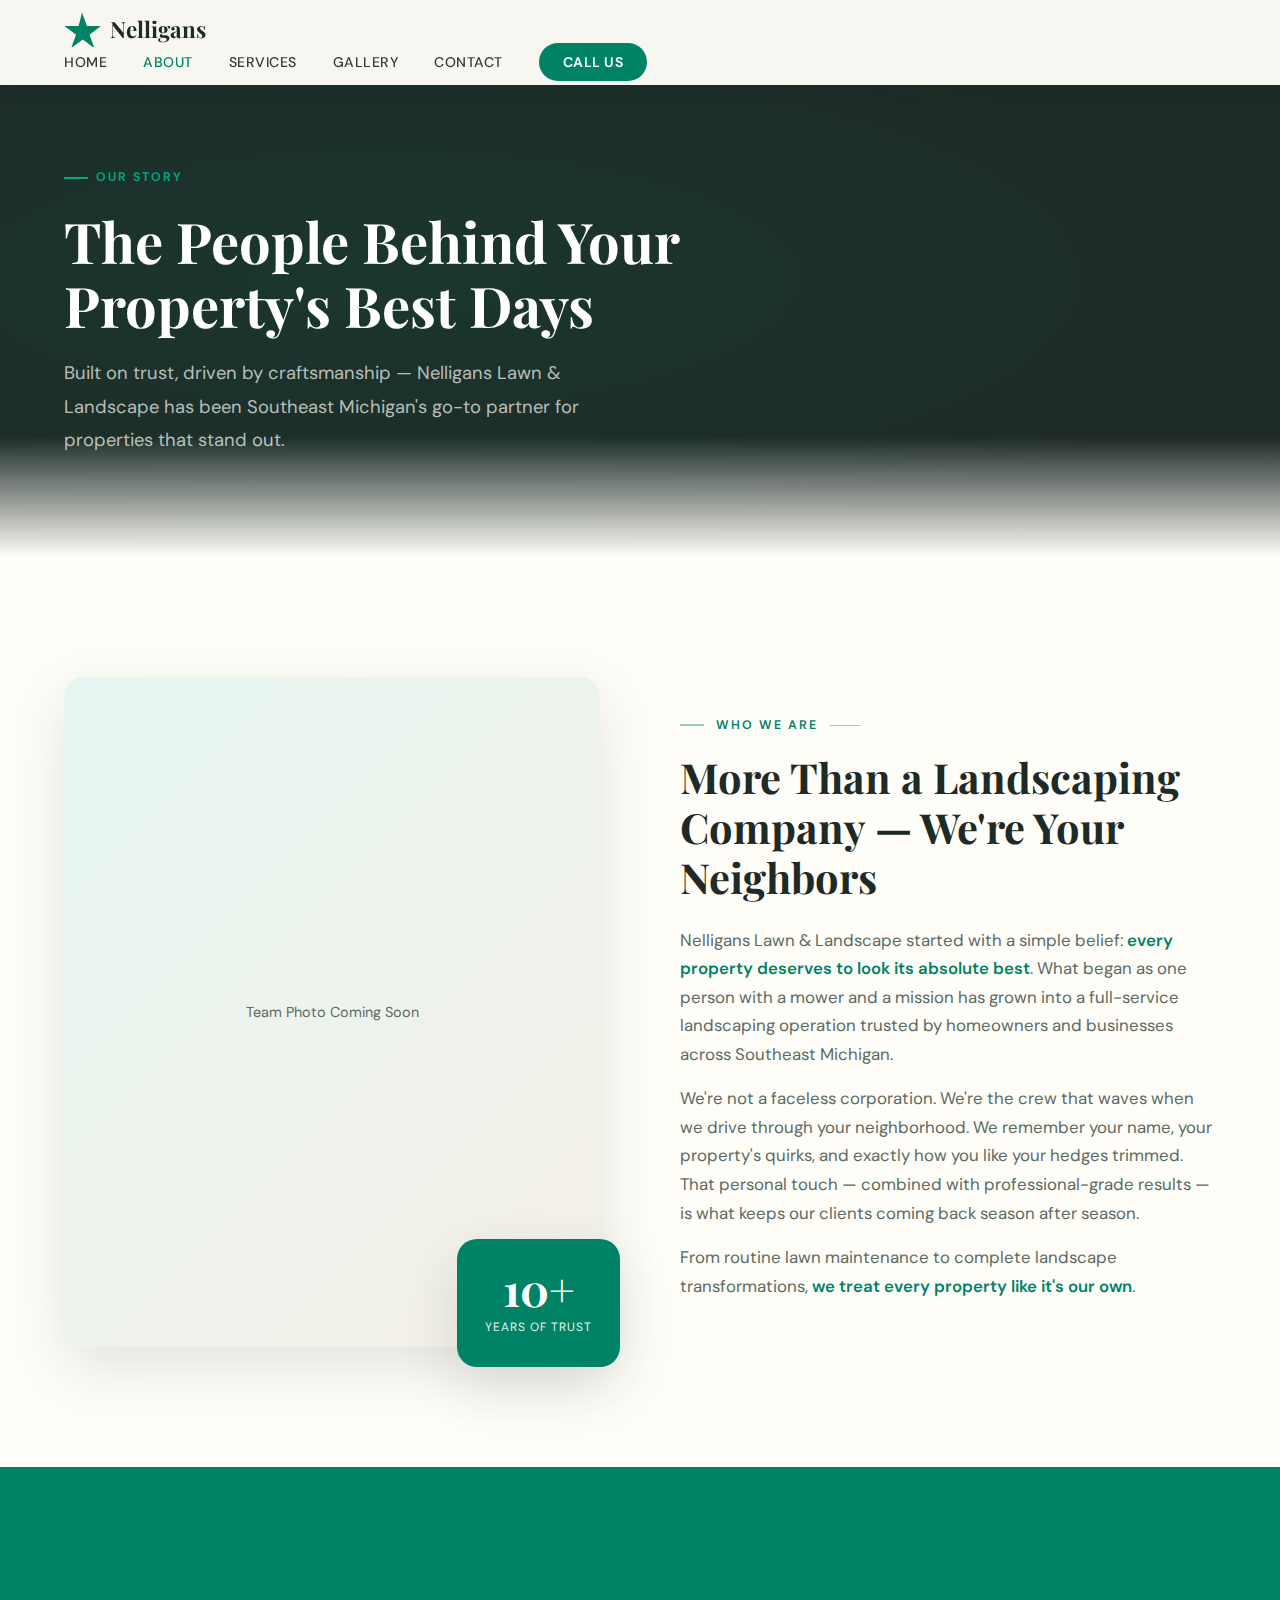
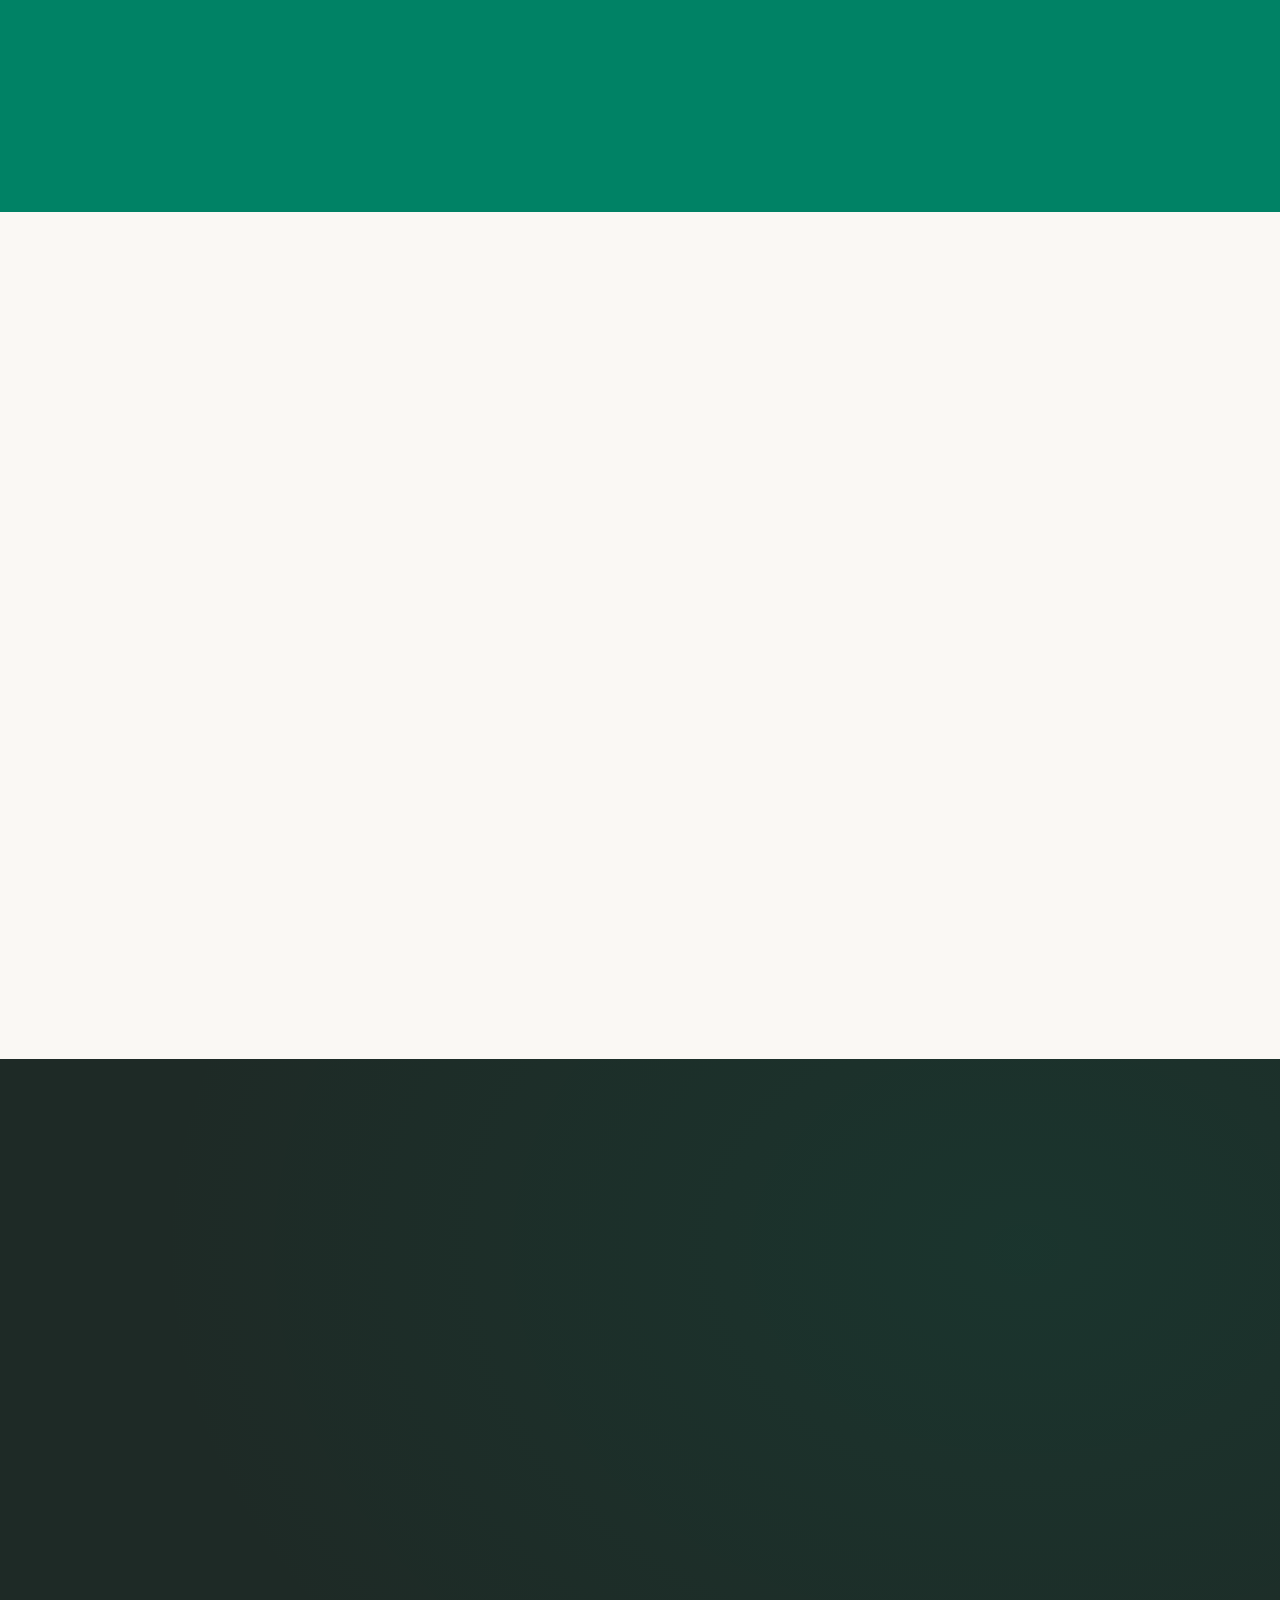
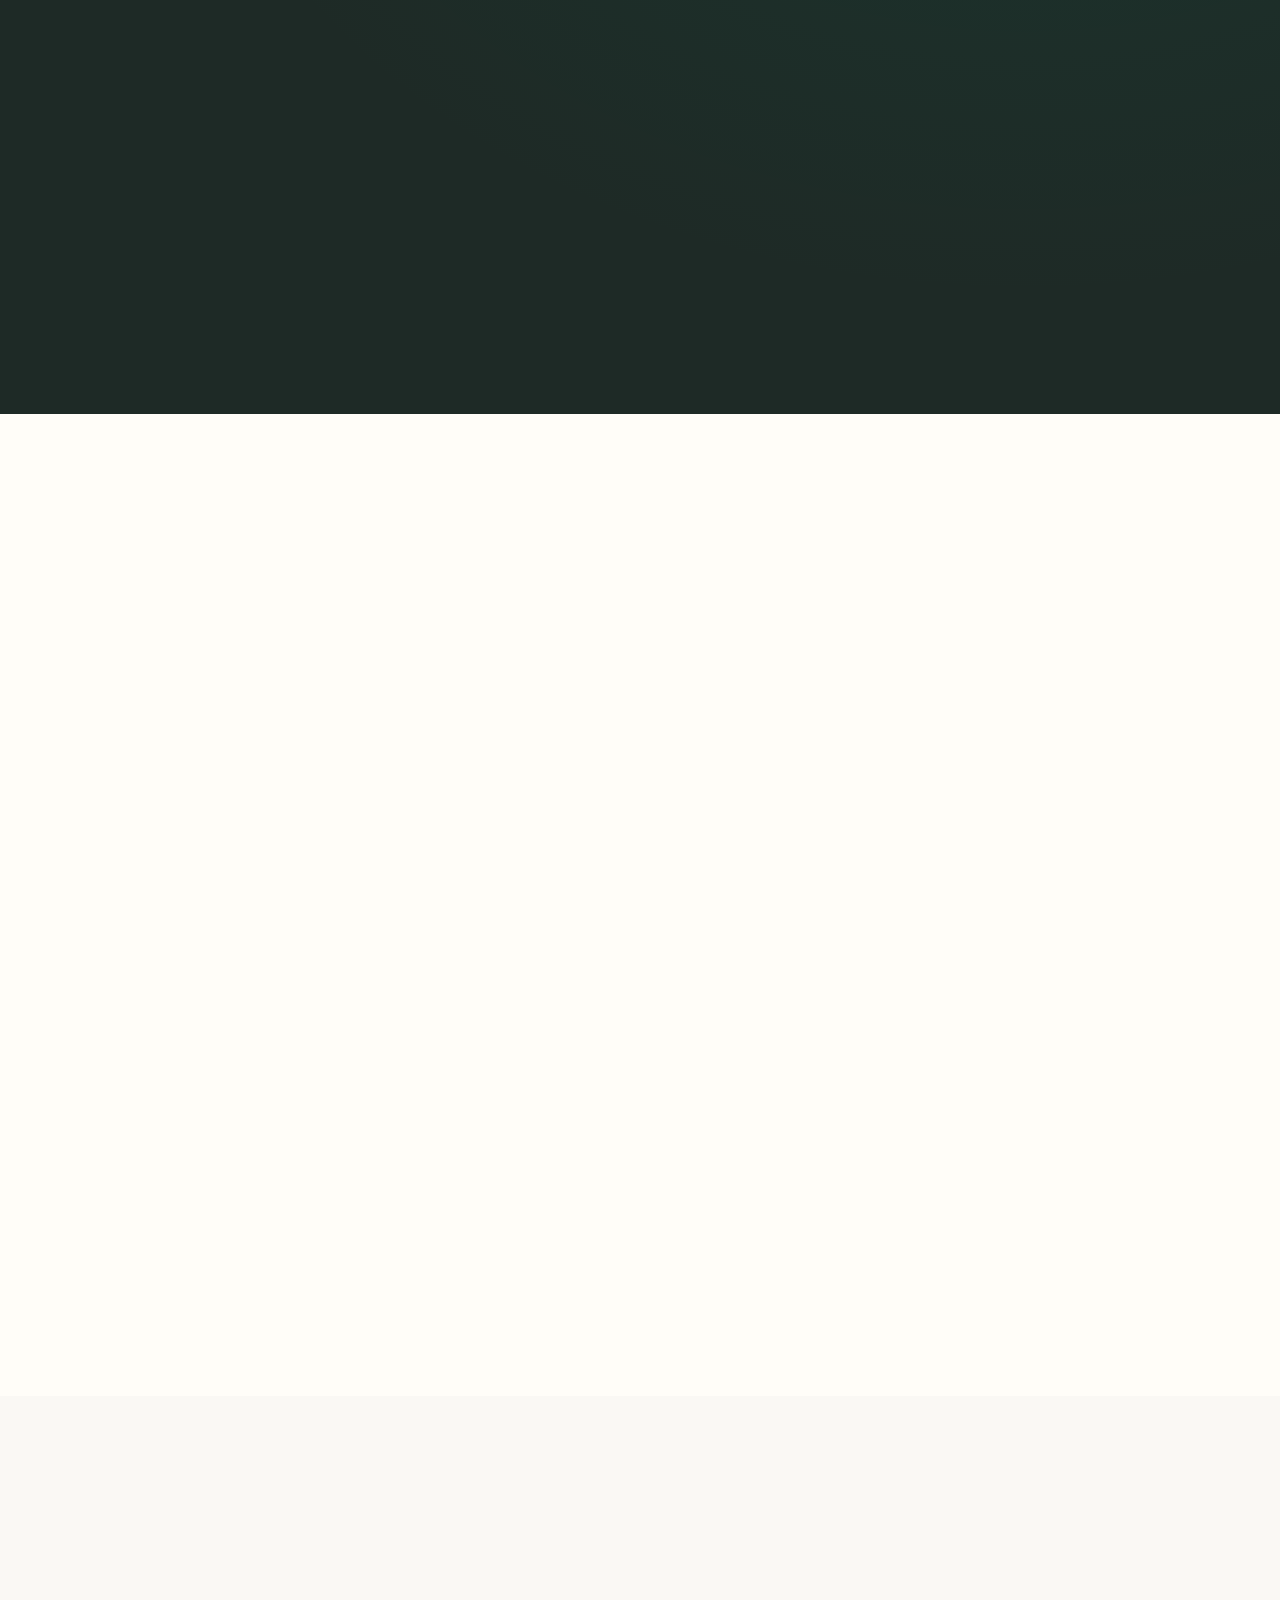
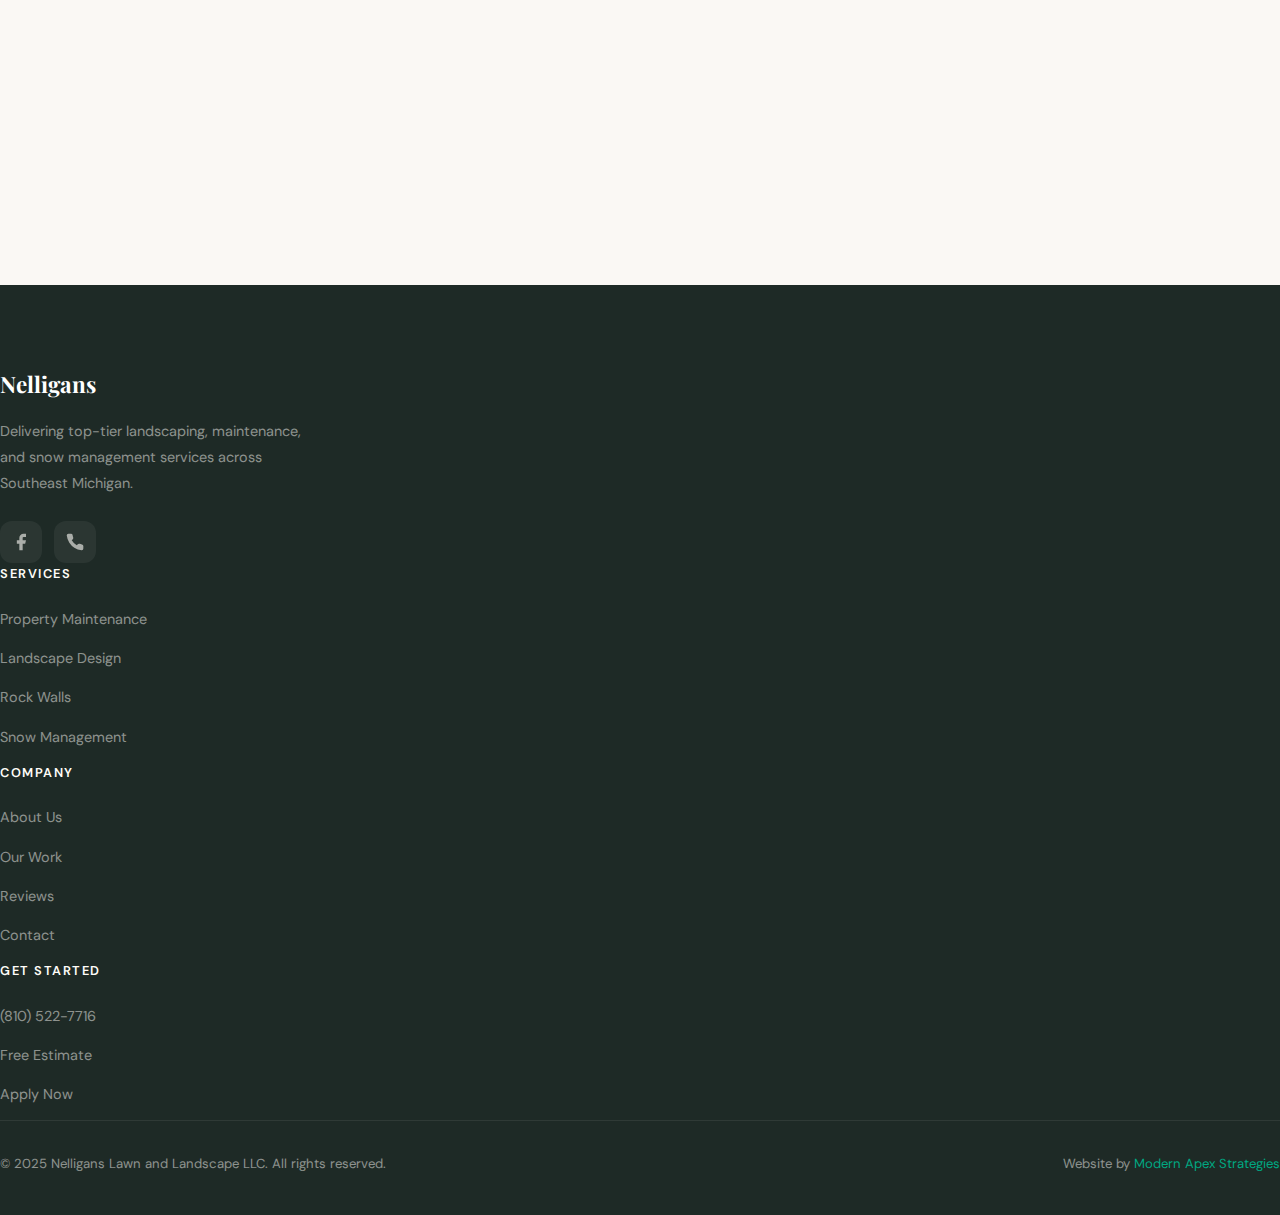
<file: about.html>
<!DOCTYPE html>
<html lang="en">
<head>
<meta charset="UTF-8">
<meta name="viewport" content="width=device-width, initial-scale=1.0, maximum-scale=1.0, user-scalable=no">
<title>About Us — Nelligans Lawn & Landscape</title>
<meta name="description" content="Learn about Nelligans Lawn & Landscape — Southeast Michigan's trusted landscaping professionals delivering premium property maintenance, landscape design, and snow management.">
<link rel="preconnect" href="https://fonts.googleapis.com">
<link href="https://fonts.googleapis.com/css2?family=Playfair+Display:ital,wght@0,400;0,600;0,700;1,400&family=DM+Sans:wght@300;400;500;600;700&display=swap" rel="stylesheet">
<link rel="stylesheet" href="styles.css">
<style>
/* PAGE HERO */
.page-hero{background:var(--charcoal);padding:160px 0 100px;position:relative;overflow:hidden}
.page-hero::before{content:'';position:absolute;inset:0;background:radial-gradient(ellipse at 30% 50%,rgba(0,130,101,0.15),transparent 70%)}
.page-hero::after{content:'';position:absolute;bottom:0;left:0;right:0;height:120px;background:linear-gradient(to top,var(--cream),transparent)}
.page-hero .container{position:relative;z-index:2}
.page-hero-tag{display:inline-flex;align-items:center;gap:8px;font-size:0.78rem;font-weight:600;color:var(--brand-light);text-transform:uppercase;letter-spacing:2px;margin-bottom:20px}
.page-hero-tag::before{content:'';width:24px;height:2px;background:var(--brand-light)}
.page-hero h1{font-family:'Playfair Display',serif;font-size:3.5rem;color:var(--white);line-height:1.15;margin-bottom:20px;max-width:700px}
.page-hero p{font-size:1.15rem;color:rgba(255,253,248,0.7);max-width:560px;line-height:1.8}

/* STORY SECTION */
.story{background:var(--cream)}
.story-grid{display:grid;grid-template-columns:1fr 1fr;gap:80px;align-items:center}
.story-visual{position:relative}
.story-img-placeholder{width:100%;aspect-ratio:4/5;border-radius:var(--radius-lg);background:linear-gradient(135deg,var(--brand-pale),var(--sand-light));display:flex;align-items:center;justify-content:center;font-size:0.9rem;color:var(--text-light);box-shadow:var(--shadow-lg)}
.story-badge{position:absolute;bottom:-20px;right:-20px;background:var(--brand);color:var(--white);padding:28px;border-radius:var(--radius-lg);text-align:center;box-shadow:var(--shadow-lg)}
.story-badge .number{font-family:'Playfair Display',serif;font-size:2.8rem;font-weight:700;display:block;line-height:1}
.story-badge .label{font-size:0.75rem;text-transform:uppercase;letter-spacing:1px;opacity:0.9;margin-top:4px}
.story-content .section-tag{display:inline-flex;align-items:center;gap:12px;font-size:0.78rem;font-weight:600;color:var(--brand);text-transform:uppercase;letter-spacing:2px;margin-bottom:16px}
.story-content .section-tag::before{content:'';width:24px;height:2px;background:var(--brand)}
.story-content h2{font-family:'Playfair Display',serif;font-size:2.6rem;line-height:1.2;margin-bottom:24px;color:var(--charcoal)}
.story-content p{color:var(--text-light);margin-bottom:16px;font-size:1.05rem}
.story-content .highlight{color:var(--brand);font-weight:600}

/* VALUES SECTION */
.values{background:var(--sand-pale)}
.values-header{text-align:center;margin-bottom:72px}
.values-header .section-tag{display:inline-flex;align-items:center;gap:12px;font-size:0.78rem;font-weight:600;color:var(--brand);text-transform:uppercase;letter-spacing:2px;margin-bottom:16px}
.values-header .section-tag::before{content:'';width:24px;height:2px;background:var(--brand)}
.values-header h2{font-family:'Playfair Display',serif;font-size:2.6rem;color:var(--charcoal);margin-bottom:16px}
.values-header p{color:var(--text-light);font-size:1.1rem;max-width:600px;margin:0 auto}
.values-grid{display:grid;grid-template-columns:repeat(3,1fr);gap:32px}
.value-card{background:var(--white);border-radius:var(--radius-lg);padding:48px 36px;text-align:center;box-shadow:var(--shadow-sm);transition:all 0.4s ease}
.value-card:hover{transform:translateY(-8px);box-shadow:var(--shadow-lg)}
.value-icon{width:72px;height:72px;border-radius:50%;background:var(--brand-pale);display:flex;align-items:center;justify-content:center;margin:0 auto 24px}
.value-icon svg{width:32px;height:32px;color:var(--brand)}
.value-card h3{font-family:'Playfair Display',serif;font-size:1.35rem;color:var(--charcoal);margin-bottom:12px}
.value-card p{color:var(--text-light);font-size:0.95rem;line-height:1.7}

/* WHY CHOOSE US */
.why-us{background:var(--charcoal);color:var(--cream);position:relative;overflow:hidden}
.why-us::before{content:'';position:absolute;inset:0;background:radial-gradient(ellipse at 80% 20%,rgba(0,130,101,0.12),transparent 60%)}
.why-us .container{position:relative;z-index:2}
.why-grid{display:grid;grid-template-columns:1fr 1fr;gap:80px;align-items:center}
.why-content .section-tag{display:inline-flex;align-items:center;gap:12px;font-size:0.78rem;font-weight:600;color:var(--brand-light);text-transform:uppercase;letter-spacing:2px;margin-bottom:16px}
.why-content .section-tag::before{content:'';width:24px;height:2px;background:var(--brand-light)}
.why-content h2{font-family:'Playfair Display',serif;font-size:2.6rem;line-height:1.2;margin-bottom:24px}
.why-content p{color:rgba(255,253,248,0.7);font-size:1.05rem;margin-bottom:32px}
.why-list{list-style:none;padding:0}
.why-list li{display:flex;align-items:flex-start;gap:16px;margin-bottom:24px}
.why-list li .check{width:28px;height:28px;border-radius:50%;background:rgba(0,130,101,0.2);display:flex;align-items:center;justify-content:center;flex-shrink:0;margin-top:2px}
.why-list li .check svg{width:14px;height:14px;color:var(--brand-light)}
.why-list li strong{display:block;font-size:1rem;color:var(--white);margin-bottom:2px}
.why-list li span{font-size:0.9rem;color:rgba(255,253,248,0.6);line-height:1.6}

/* STATS */
.stats{background:var(--brand);padding:80px 0}
.stats-grid{display:grid;grid-template-columns:repeat(4,1fr);gap:32px;text-align:center}
.stat-item .stat-number{font-family:'Playfair Display',serif;font-size:3.2rem;font-weight:700;color:var(--white);line-height:1}
.stat-item .stat-label{font-size:0.85rem;color:rgba(255,255,255,0.8);text-transform:uppercase;letter-spacing:1px;margin-top:8px}

/* TEAM SECTION */
.team{background:var(--cream)}
.team-header{text-align:center;margin-bottom:72px}
.team-header .section-tag{display:inline-flex;align-items:center;gap:12px;font-size:0.78rem;font-weight:600;color:var(--brand);text-transform:uppercase;letter-spacing:2px;margin-bottom:16px}
.team-header .section-tag::before{content:'';width:24px;height:2px;background:var(--brand)}
.team-header h2{font-family:'Playfair Display',serif;font-size:2.6rem;color:var(--charcoal);margin-bottom:16px}
.team-header p{color:var(--text-light);font-size:1.1rem;max-width:600px;margin:0 auto}
.team-grid{display:grid;grid-template-columns:repeat(3,1fr);gap:32px}
.team-card{background:var(--white);border-radius:var(--radius-lg);overflow:hidden;box-shadow:var(--shadow-sm);transition:all 0.4s ease}
.team-card:hover{transform:translateY(-6px);box-shadow:var(--shadow-md)}
.team-photo{aspect-ratio:1/1;background:linear-gradient(135deg,var(--brand-pale),var(--sand-light));display:flex;align-items:center;justify-content:center;color:var(--text-light);font-size:0.85rem}
.team-info{padding:28px 24px;text-align:center}
.team-info h3{font-family:'Playfair Display',serif;font-size:1.2rem;color:var(--charcoal);margin-bottom:4px}
.team-info .role{color:var(--brand);font-size:0.85rem;font-weight:600;text-transform:uppercase;letter-spacing:1px}

/* BOTTOM CTA */
.bottom-cta{background:var(--sand-pale);text-align:center}
.bottom-cta h2{font-family:'Playfair Display',serif;font-size:2.8rem;color:var(--charcoal);margin-bottom:16px}
.bottom-cta p{color:var(--text-light);font-size:1.1rem;max-width:560px;margin:0 auto 36px}
.cta-buttons{display:flex;gap:16px;justify-content:center;flex-wrap:wrap}
.btn-primary{display:inline-flex;align-items:center;gap:8px;background:var(--brand);color:var(--white);padding:16px 36px;border-radius:50px;text-decoration:none;font-weight:600;font-size:0.95rem;transition:all 0.3s;border:none;cursor:pointer}
.btn-primary:hover{background:var(--brand-deep);transform:translateY(-2px);box-shadow:var(--shadow-md)}
.btn-secondary{display:inline-flex;align-items:center;gap:8px;background:transparent;color:var(--brand);padding:16px 36px;border-radius:50px;text-decoration:none;font-weight:600;font-size:0.95rem;transition:all 0.3s;border:2px solid var(--brand)}
.btn-secondary:hover{background:var(--brand);color:var(--white);transform:translateY(-2px)}

/* RESPONSIVE */
@media(max-width:1024px){
.story-grid,.why-grid{grid-template-columns:1fr;gap:48px}
.values-grid,.team-grid{grid-template-columns:repeat(2,1fr)}
.stats-grid{grid-template-columns:repeat(2,1fr);gap:40px}
.page-hero h1{font-size:2.8rem}
}
@media(max-width:768px){
.page-hero{padding:130px 0 80px}
.page-hero h1{font-size:2.2rem}
.values-grid,.team-grid{grid-template-columns:1fr}
.stats-grid{grid-template-columns:repeat(2,1fr)}
.bottom-cta h2{font-size:2.2rem}
.story-badge{bottom:-10px;right:10px;padding:20px}
.story-badge .number{font-size:2rem}
}
@media(max-width:480px){
.page-hero h1{font-size:1.8rem}
.stats-grid{grid-template-columns:1fr}
.stat-item .stat-number{font-size:2.4rem}
.bottom-cta h2{font-size:1.8rem}
.cta-buttons{flex-direction:column;align-items:center}
}
</style>
</head>
<body>

<!-- NAV -->
<nav class="nav scrolled" id="nav">
<div class="container nav-container">
<div class="nav-logo"><a href="index.html" style="text-decoration:none;display:flex;align-items:center">
<svg class="logo-icon" viewBox="0 0 48 48" style="width:36px;height:36px;margin-right:10px;color:var(--brand)"><path d="M24 2l6.5 18h19l-15.5 11.5 6.5 18-15.5-11.5-15.5 11.5 6.5-18-15.5-11.5h19z" fill="currentColor"/></svg>
<span style="font-family:'Playfair Display',serif;font-size:1.4rem;font-weight:700;color:var(--charcoal)">Nelligans</span></a></div>
<button class="nav-toggle" id="navToggle" aria-label="Toggle menu"><span></span><span></span><span></span></button>
<ul class="nav-links" id="navLinks">
<li><a href="index.html">Home</a></li>
<li><a href="about.html" style="color:var(--brand)">About</a></li>
<li><a href="services.html">Services</a></li>
<li><a href="gallery.html">Gallery</a></li>
<li><a href="contact.html">Contact</a></li>
<li><a href="tel:8105227716" class="nav-cta">Call Us</a></li>
</ul>
</div>
</nav>

<!-- HERO -->
<section class="page-hero">
<div class="container">
<div class="page-hero-tag reveal">Our Story</div>
<h1 class="reveal">The People Behind Your Property's Best Days</h1>
<p class="reveal">Built on trust, driven by craftsmanship — Nelligans Lawn & Landscape has been Southeast Michigan's go-to partner for properties that stand out.</p>
</div>
</section>

<!-- OUR STORY -->
<section class="story section-pad">
<div class="container">
<div class="story-grid">
<div class="story-visual reveal">
<div class="story-img-placeholder">Team Photo Coming Soon</div>
<div class="story-badge">
<span class="number">10+</span>
<span class="label">Years of Trust</span>
</div>
</div>
<div class="story-content reveal">
<div class="section-tag">Who We Are</div>
<h2>More Than a Landscaping Company — We're Your Neighbors</h2>
<p>Nelligans Lawn & Landscape started with a simple belief: <span class="highlight">every property deserves to look its absolute best</span>. What began as one person with a mower and a mission has grown into a full-service landscaping operation trusted by homeowners and businesses across Southeast Michigan.</p>
<p>We're not a faceless corporation. We're the crew that waves when we drive through your neighborhood. We remember your name, your property's quirks, and exactly how you like your hedges trimmed. That personal touch — combined with professional-grade results — is what keeps our clients coming back season after season.</p>
<p>From routine lawn maintenance to complete landscape transformations, <span class="highlight">we treat every property like it's our own</span>.</p>
</div>
</div>
</div>
</section>

<!-- STATS -->
<section class="stats">
<div class="container">
<div class="stats-grid">
<div class="stat-item reveal">
<div class="stat-number">500+</div>
<div class="stat-label">Properties Maintained</div>
</div>
<div class="stat-item reveal reveal-delay-1">
<div class="stat-number">10+</div>
<div class="stat-label">Years in Business</div>
</div>
<div class="stat-item reveal reveal-delay-2">
<div class="stat-number">98%</div>
<div class="stat-label">Client Retention Rate</div>
</div>
<div class="stat-item reveal reveal-delay-3">
<div class="stat-number">24/7</div>
<div class="stat-label">Snow Emergency Response</div>
</div>
</div>
</div>
</section>

<!-- VALUES -->
<section class="values section-pad">
<div class="container">
<div class="values-header reveal">
<div class="section-tag">What Drives Us</div>
<h2>Our Core Values</h2>
<p>The principles that guide every job we take on — from a simple mow to a full landscape redesign.</p>
</div>
<div class="values-grid">
<div class="value-card reveal">
<div class="value-icon">
<svg viewBox="0 0 24 24" fill="none" stroke="currentColor" stroke-width="2" stroke-linecap="round" stroke-linejoin="round"><path d="M12 22s8-4 8-10V5l-8-3-8 3v7c0 6 8 10 8 10z"/></svg>
</div>
<h3>Reliability You Can Count On</h3>
<p>We show up on time, every time. Our clients never have to wonder if their property is being taken care of — because it always is.</p>
</div>
<div class="value-card reveal reveal-delay-1">
<div class="value-icon">
<svg viewBox="0 0 24 24" fill="none" stroke="currentColor" stroke-width="2" stroke-linecap="round" stroke-linejoin="round"><path d="M22 11.08V12a10 10 0 1 1-5.93-9.14"/><polyline points="22 4 12 14.01 9 11.01"/></svg>
</div>
<h3>Craftsmanship First</h3>
<p>We don't cut corners — we cut clean lines. Every edge, every bed, every stone is placed with precision and pride in our work.</p>
</div>
<div class="value-card reveal reveal-delay-2">
<div class="value-icon">
<svg viewBox="0 0 24 24" fill="none" stroke="currentColor" stroke-width="2" stroke-linecap="round" stroke-linejoin="round"><path d="M17 21v-2a4 4 0 0 0-4-4H5a4 4 0 0 0-4 4v2"/><circle cx="9" cy="7" r="4"/><path d="M23 21v-2a4 4 0 0 0-3-3.87"/><path d="M16 3.13a4 4 0 0 1 0 7.75"/></svg>
</div>
<h3>Community Rooted</h3>
<p>We live and work in Southeast Michigan. Your community is our community, and we take pride in making it look exceptional.</p>
</div>
</div>
</div>
</section>

<!-- WHY CHOOSE US -->
<section class="why-us section-pad">
<div class="container">
<div class="why-grid">
<div class="why-content reveal">
<div class="section-tag">The Nelligans Difference</div>
<h2>Why Hundreds of Property Owners Trust Us</h2>
<p>When you hire Nelligans, you're not just getting a landscaping service — you're getting a committed partner who's invested in your property's long-term success.</p>
<ul class="why-list">
<li>
<div class="check"><svg viewBox="0 0 24 24" fill="none" stroke="currentColor" stroke-width="3" stroke-linecap="round" stroke-linejoin="round"><polyline points="20 6 9 17 4 12"/></svg></div>
<div><strong>Licensed & Fully Insured</strong><span>Complete peace of mind for every project. Your property is protected.</span></div>
</li>
<li>
<div class="check"><svg viewBox="0 0 24 24" fill="none" stroke="currentColor" stroke-width="3" stroke-linecap="round" stroke-linejoin="round"><polyline points="20 6 9 17 4 12"/></svg></div>
<div><strong>Free, No-Pressure Estimates</strong><span>We'll assess your property and provide honest, transparent pricing — no surprises.</span></div>
</li>
<li>
<div class="check"><svg viewBox="0 0 24 24" fill="none" stroke="currentColor" stroke-width="3" stroke-linecap="round" stroke-linejoin="round"><polyline points="20 6 9 17 4 12"/></svg></div>
<div><strong>Locally Owned & Operated</strong><span>We're your neighbors, not a national franchise. We know Southeast Michigan properties.</span></div>
</li>
<li>
<div class="check"><svg viewBox="0 0 24 24" fill="none" stroke="currentColor" stroke-width="3" stroke-linecap="round" stroke-linejoin="round"><polyline points="20 6 9 17 4 12"/></svg></div>
<div><strong>Satisfaction Guaranteed</strong><span>If you're not happy, we'll make it right. That's our promise on every single job.</span></div>
</li>
</ul>
</div>
<div class="story-visual reveal">
<div class="story-img-placeholder" style="aspect-ratio:3/4;background:linear-gradient(135deg,rgba(0,130,101,0.15),rgba(30,42,38,0.1))">Project Photo Coming Soon</div>
</div>
</div>
</div>
</section>

<!-- TEAM -->
<section class="team section-pad">
<div class="container">
<div class="team-header reveal">
<div class="section-tag">Meet the Crew</div>
<h2>Experienced. Professional. Dedicated.</h2>
<p>Our team brings years of hands-on experience to every property we service.</p>
</div>
<div class="team-grid">
<div class="team-card reveal">
<div class="team-photo">Photo Coming Soon</div>
<div class="team-info">
<h3>Company Owner</h3>
<p class="role">Founder & Lead</p>
</div>
</div>
<div class="team-card reveal reveal-delay-1">
<div class="team-photo">Photo Coming Soon</div>
<div class="team-info">
<h3>Crew Lead</h3>
<p class="role">Operations</p>
</div>
</div>
<div class="team-card reveal reveal-delay-2">
<div class="team-photo">Photo Coming Soon</div>
<div class="team-info">
<h3>Design Specialist</h3>
<p class="role">Landscape Design</p>
</div>
</div>
</div>
</div>
</section>

<!-- BOTTOM CTA -->
<section class="bottom-cta section-pad">
<div class="container reveal">
<h2>Ready to Transform Your Property?</h2>
<p>Get a free, no-obligation estimate and discover why hundreds of Southeast Michigan property owners trust Nelligans.</p>
<div class="cta-buttons">
<a href="tel:8105227716" class="btn-primary">
<svg viewBox="0 0 24 24" fill="none" stroke="currentColor" stroke-width="2" style="width:20px;height:20px"><path d="M22 16.92v3a2 2 0 0 1-2.18 2 19.79 19.79 0 0 1-8.63-3.07 19.5 19.5 0 0 1-6-6 19.79 19.79 0 0 1-3.07-8.67A2 2 0 0 1 4.11 2h3a2 2 0 0 1 2 1.72c.127.96.361 1.903.7 2.81a2 2 0 0 1-.45 2.11L8.09 9.91a16 16 0 0 0 6 6l1.27-1.27a2 2 0 0 1 2.11-.45c.907.339 1.85.573 2.81.7A2 2 0 0 1 22 16.92z"/></svg>
(810) 522-7716
</a>
<a href="contact.html" class="btn-secondary">Request Free Estimate</a>
</div>
</div>
</section>

<!-- FOOTER -->
<footer class="footer">
<div class="footer-content">
<div class="footer-section">
<div class="footer-logo" style="font-family:'Playfair Display',serif;font-size:1.4rem;font-weight:700;color:var(--white);margin-bottom:16px">Nelligans</div>
<p class="footer-desc">Delivering top-tier landscaping, maintenance, and snow management services across Southeast Michigan.</p>
<div class="footer-social">
<a href="https://www.facebook.com/Nelliganslawnandlandscape" target="_blank" rel="noopener" aria-label="Facebook">
<svg viewBox="0 0 24 24" fill="currentColor" style="width:20px;height:20px"><path d="M18 2h-3a5 5 0 0 0-5 5v3H7v4h3v8h4v-8h3l1-4h-4V7a1 1 0 0 1 1-1h3z"/></svg>
</a>
<a href="tel:8105227716" aria-label="Phone">
<svg viewBox="0 0 24 24" fill="currentColor" style="width:20px;height:20px"><path d="M22 16.92v3a2 2 0 0 1-2.18 2 19.79 19.79 0 0 1-8.63-3.07 19.5 19.5 0 0 1-6-6 19.79 19.79 0 0 1-3.07-8.67A2 2 0 0 1 4.11 2h3a2 2 0 0 1 2 1.72c.127.96.361 1.903.7 2.81a2 2 0 0 1-.45 2.11L8.09 9.91a16 16 0 0 0 6 6l1.27-1.27a2 2 0 0 1 2.11-.45c.907.339 1.85.573 2.81.7A2 2 0 0 1 22 16.92z"/></svg>
</a>
</div>
</div>
<div>
<h4>Services</h4>
<ul>
<li><a href="services.html#maintenance">Property Maintenance</a></li>
<li><a href="services.html#design">Landscape Design</a></li>
<li><a href="services.html#walls">Rock Walls</a></li>
<li><a href="services.html#snow">Snow Management</a></li>
</ul>
</div>
<div>
<h4>Company</h4>
<ul>
<li><a href="about.html">About Us</a></li>
<li><a href="gallery.html">Our Work</a></li>
<li><a href="https://www.facebook.com/Nelliganslawnandlandscape/reviews" target="_blank" rel="noopener">Reviews</a></li>
<li><a href="contact.html">Contact</a></li>
</ul>
</div>
<div>
<h4>Get Started</h4>
<ul>
<li><a href="tel:8105227716">(810) 522-7716</a></li>
<li><a href="contact.html">Free Estimate</a></li>
<li><a href="contact.html">Apply Now</a></li>
</ul>
</div>
</div>
<div class="footer-bottom">
<span>&copy; 2025 Nelligans Lawn and Landscape LLC. All rights reserved.</span>
<span>Website by <a href="https://modernapexstrategies.com" target="_blank" rel="noopener">Modern Apex Strategies</a></span>
</div>
</footer>

<script>
const nav=document.getElementById('nav');
window.addEventListener('scroll',()=>nav.classList.toggle('scrolled',window.scrollY>50));
const navToggle=document.getElementById('navToggle'),navLinks=document.getElementById('navLinks');
navToggle.addEventListener('click',()=>{navToggle.classList.toggle('active');navLinks.classList.toggle('open')});
navLinks.querySelectorAll('a').forEach(l=>l.addEventListener('click',()=>{navToggle.classList.remove('active');navLinks.classList.remove('open')}));
const observer=new IntersectionObserver(e=>{e.forEach(entry=>{if(entry.isIntersecting)entry.target.classList.add('visible')});},{threshold:0.1,rootMargin:'0px 0px -40px 0px'});
document.querySelectorAll('.reveal').forEach(el=>observer.observe(el));
</script>
</body>
</html>
</file>
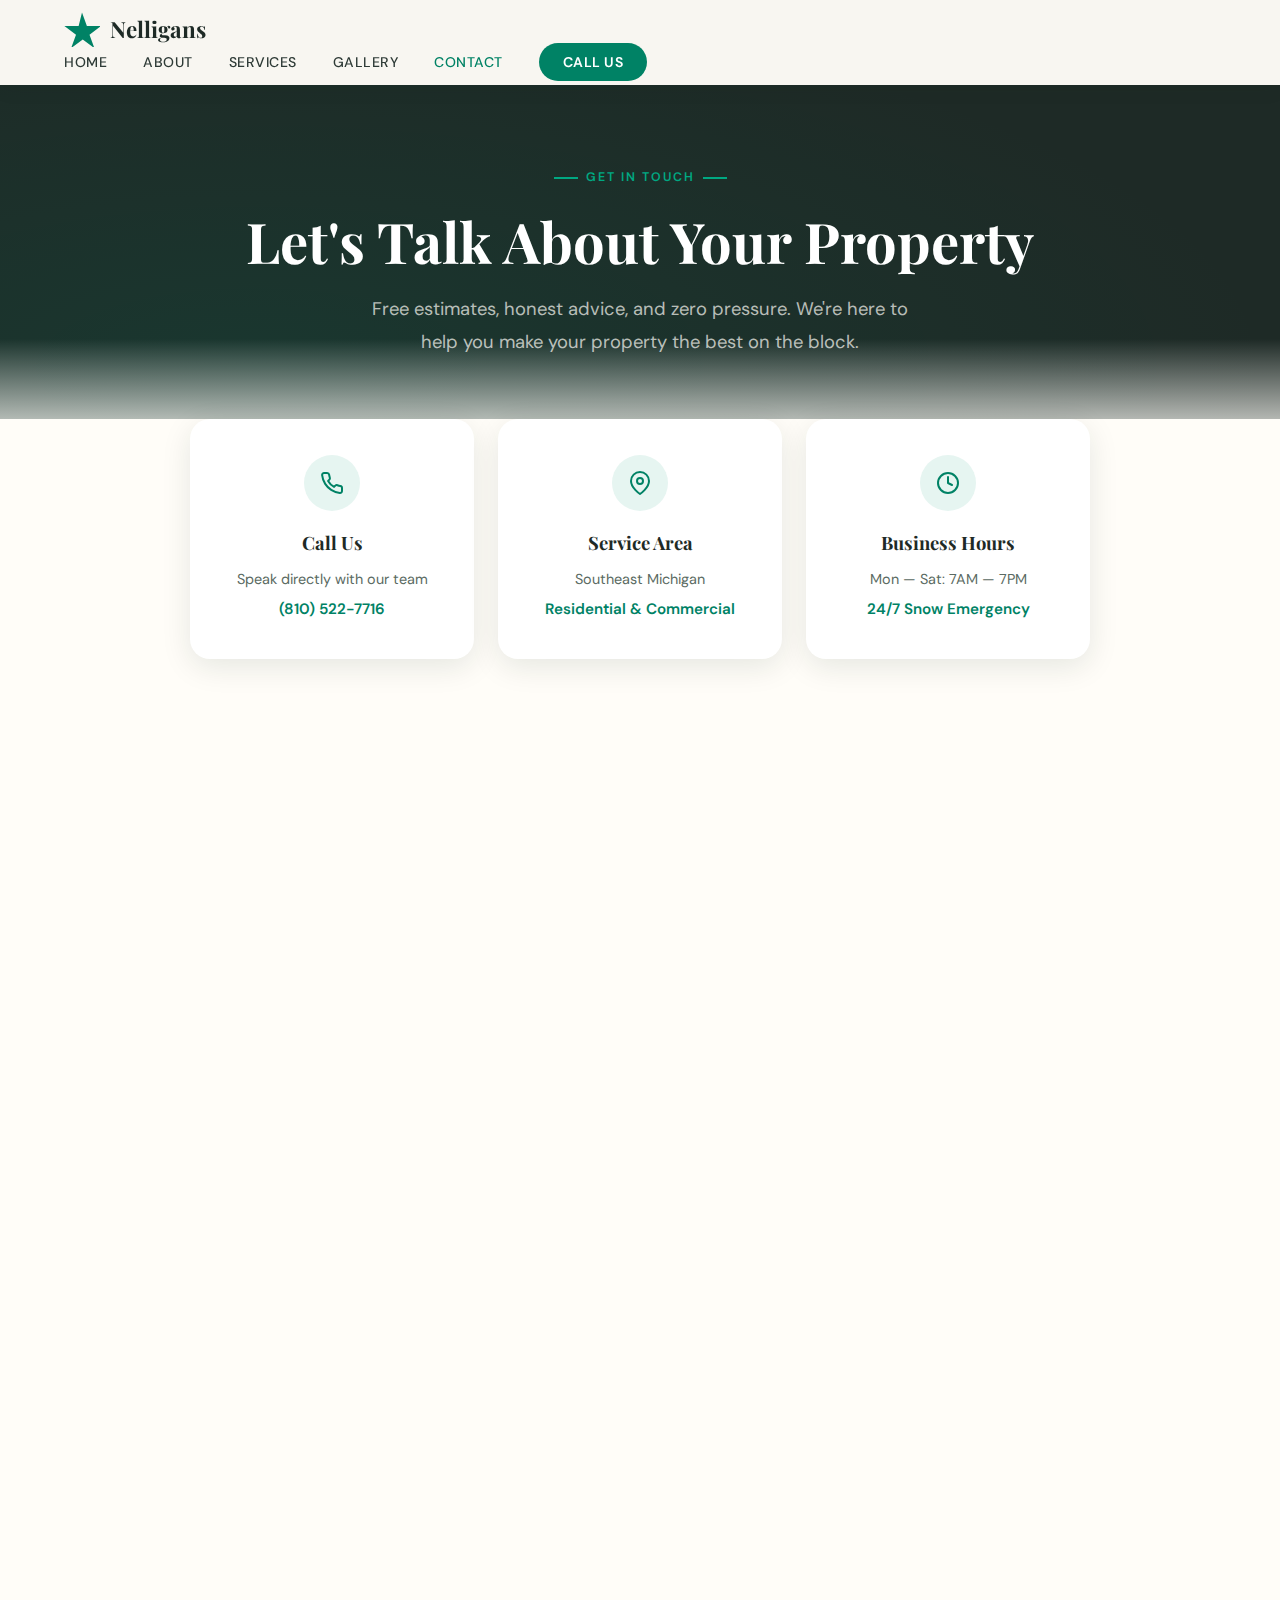
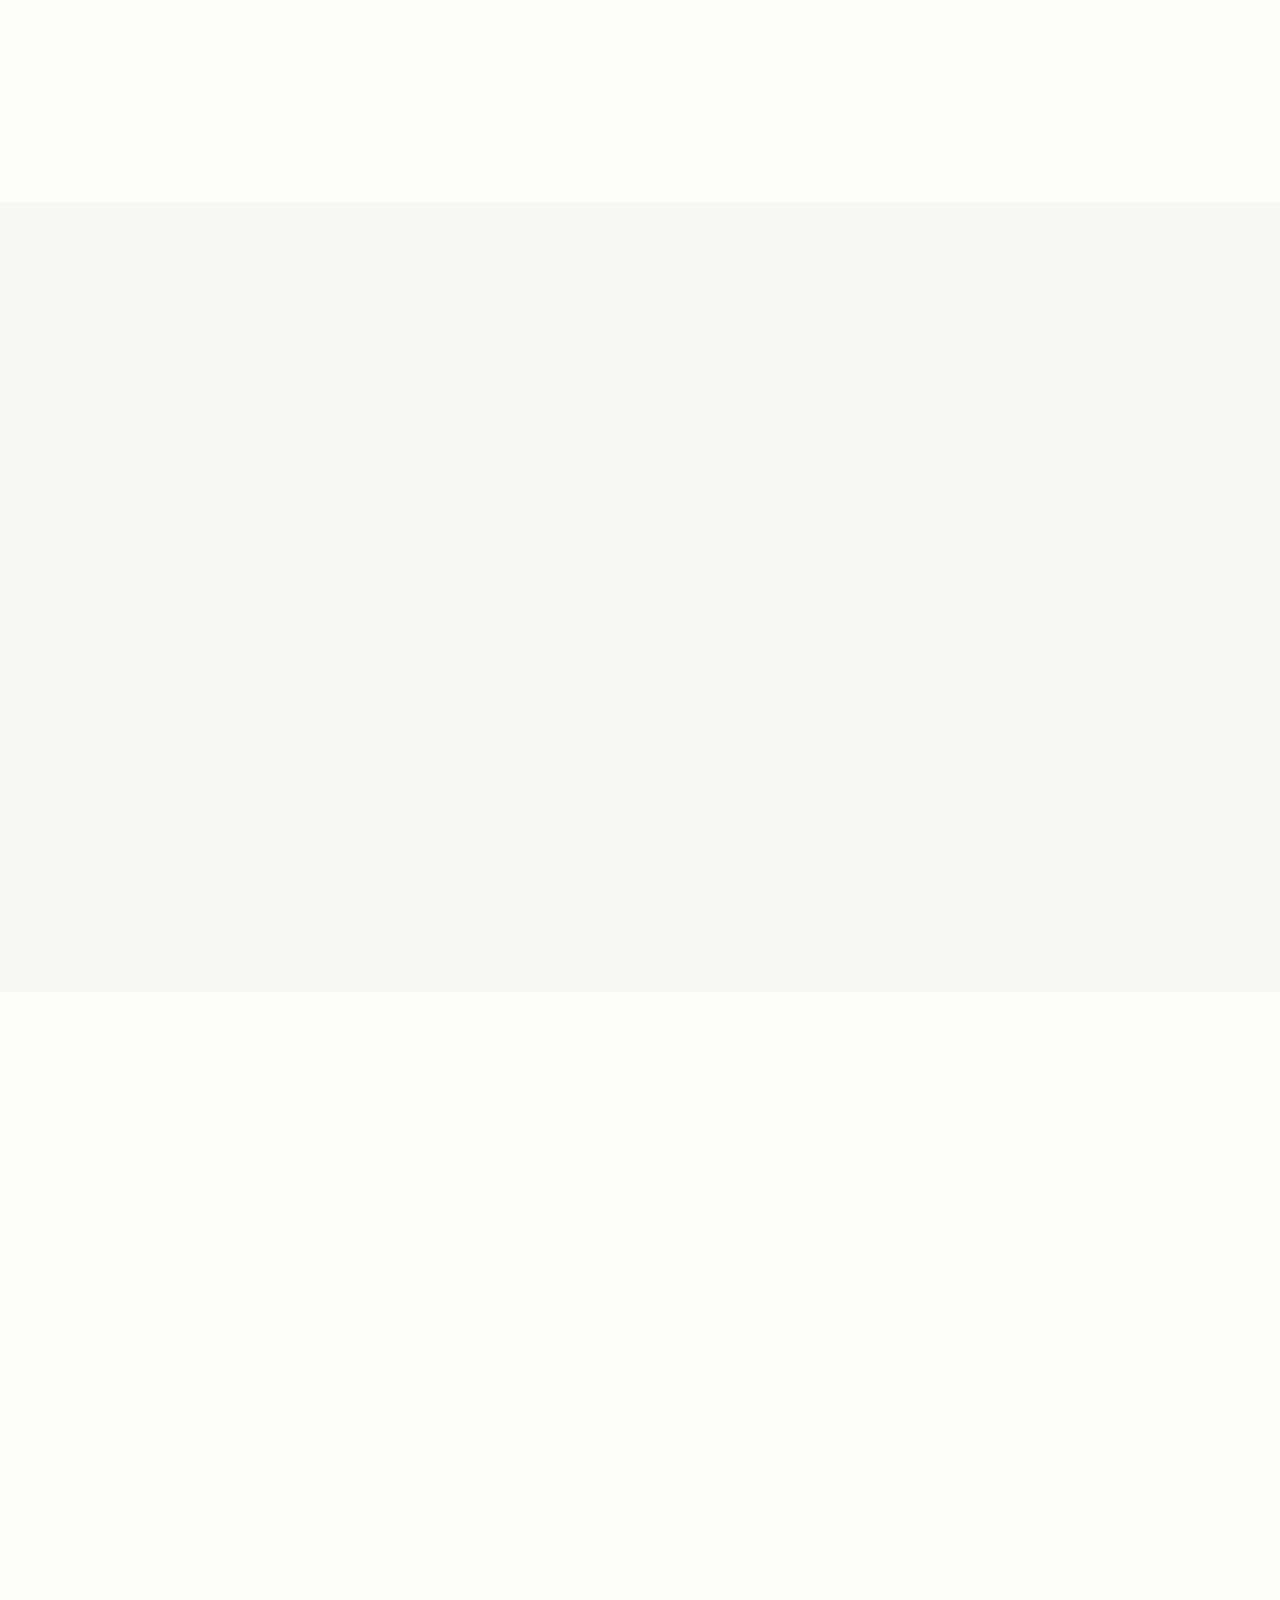
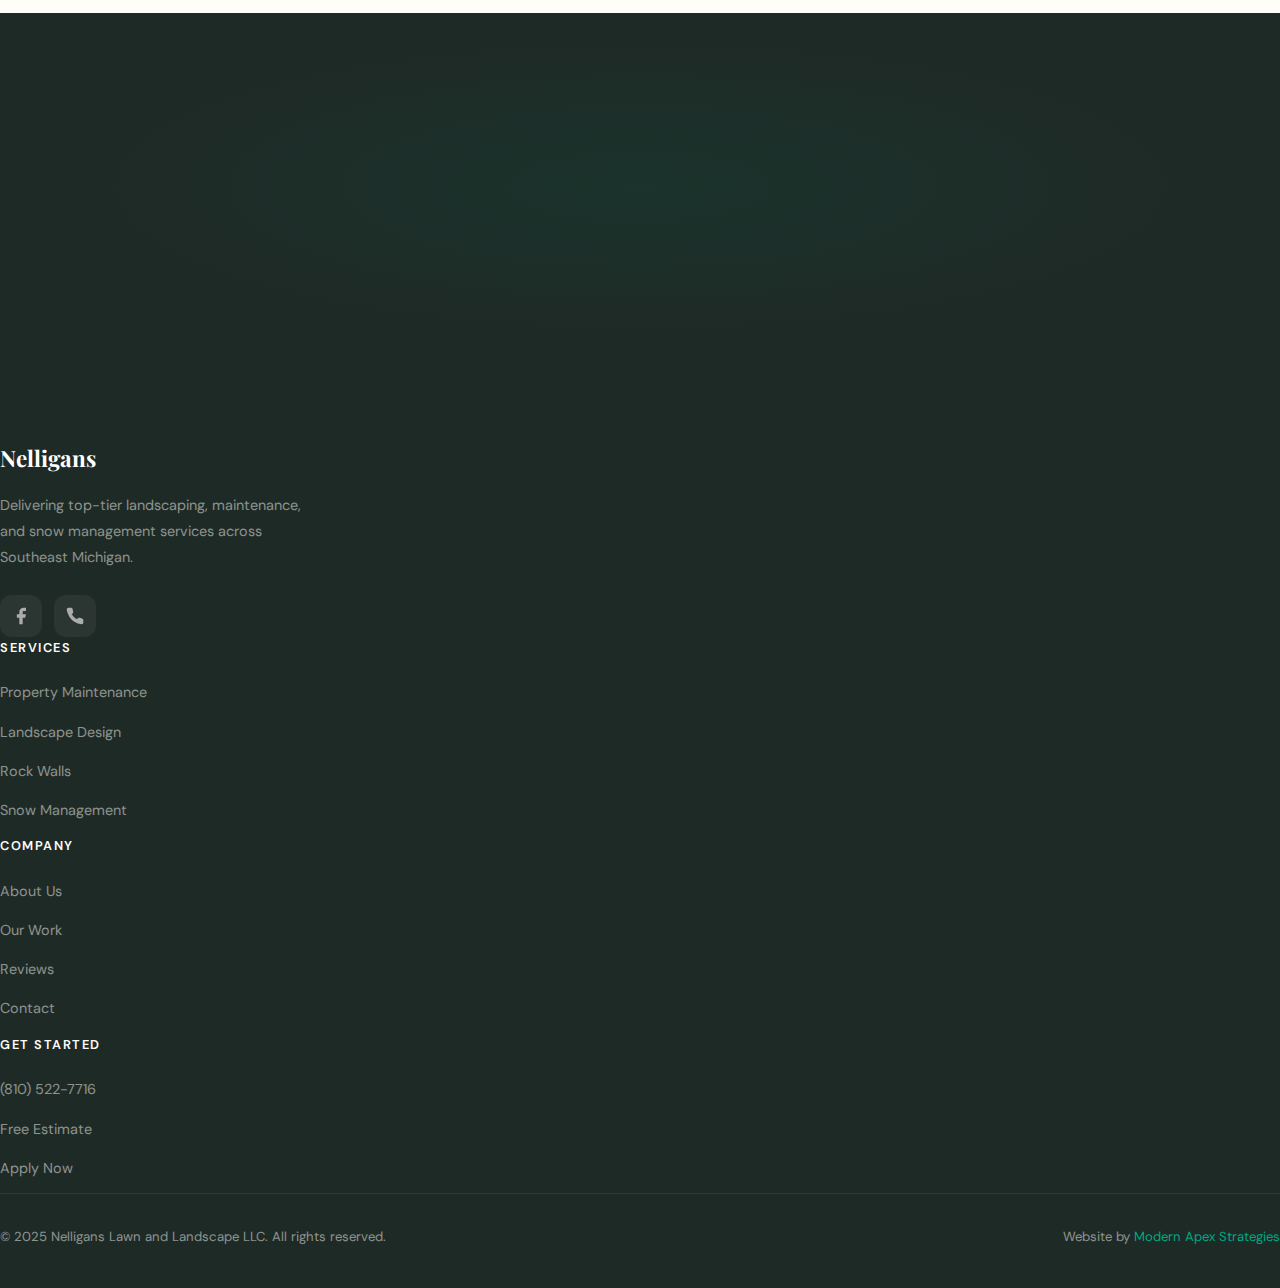
<file: contact.html>
<!DOCTYPE html>
<html lang="en">
<head>
<meta charset="UTF-8">
<meta name="viewport" content="width=device-width, initial-scale=1.0, maximum-scale=1.0, user-scalable=no">
<title>Contact Us — Nelligans Lawn & Landscape</title>
<meta name="description" content="Get a free estimate from Nelligans Lawn & Landscape. Call (810) 522-7716 or fill out our form. Serving Southeast Michigan with premium landscaping services.">
<link rel="preconnect" href="https://fonts.googleapis.com">
<link href="https://fonts.googleapis.com/css2?family=Playfair+Display:ital,wght@0,400;0,600;0,700;1,400&family=DM+Sans:wght@300;400;500;600;700&display=swap" rel="stylesheet">
<link rel="stylesheet" href="styles.css">
<style>
/* PAGE HERO */
.page-hero{background:var(--charcoal);padding:160px 0 100px;position:relative;overflow:hidden}
.page-hero::before{content:'';position:absolute;inset:0;background:radial-gradient(ellipse at 20% 80%,rgba(0,130,101,0.15),transparent 70%)}
.page-hero::after{content:'';position:absolute;bottom:0;left:0;right:0;height:120px;background:linear-gradient(to top,var(--cream),transparent)}
.page-hero .container{position:relative;z-index:2;text-align:center}
.page-hero-tag{display:inline-flex;align-items:center;gap:8px;font-size:0.78rem;font-weight:600;color:var(--brand-light);text-transform:uppercase;letter-spacing:2px;margin-bottom:20px}
.page-hero-tag::before{content:'';width:24px;height:2px;background:var(--brand-light)}
.page-hero-tag::after{content:'';width:24px;height:2px;background:var(--brand-light)}
.page-hero h1{font-family:'Playfair Display',serif;font-size:3.5rem;color:var(--white);line-height:1.15;margin-bottom:20px}
.page-hero p{font-size:1.15rem;color:rgba(255,253,248,0.7);max-width:560px;margin:0 auto;line-height:1.8}

/* CONTACT CARDS */
.contact-cards{background:var(--cream);margin-top:-40px;position:relative;z-index:3;padding-bottom:0}
.cards-grid{display:grid;grid-template-columns:repeat(3,1fr);gap:24px;max-width:900px;margin:0 auto}
.contact-card{background:var(--white);border-radius:var(--radius-lg);padding:36px 28px;text-align:center;box-shadow:var(--shadow-md);transition:all 0.3s}
.contact-card:hover{transform:translateY(-4px);box-shadow:var(--shadow-lg)}
.card-icon{width:56px;height:56px;border-radius:50%;background:var(--brand-pale);display:flex;align-items:center;justify-content:center;margin:0 auto 16px}
.card-icon svg{width:24px;height:24px;color:var(--brand)}
.contact-card h3{font-family:'Playfair Display',serif;font-size:1.15rem;color:var(--charcoal);margin-bottom:8px}
.contact-card p{color:var(--text-light);font-size:0.9rem;margin-bottom:4px}
.contact-card a{color:var(--brand);font-weight:600;text-decoration:none;font-size:0.95rem}
.contact-card a:hover{color:var(--brand-deep)}

/* MAIN CONTACT SECTION */
.contact-main{background:var(--cream)}
.contact-grid{display:grid;grid-template-columns:1.2fr 0.8fr;gap:64px;align-items:start}

/* FORM */
.form-wrapper{background:var(--white);border-radius:var(--radius-lg);padding:48px;box-shadow:var(--shadow-md)}
.form-wrapper h2{font-family:'Playfair Display',serif;font-size:1.8rem;color:var(--charcoal);margin-bottom:8px}
.form-wrapper > p{color:var(--text-light);font-size:0.95rem;margin-bottom:32px}
.form-row{display:grid;grid-template-columns:1fr 1fr;gap:20px;margin-bottom:20px}
.form-group{margin-bottom:20px}
.form-group label{display:block;font-size:0.85rem;font-weight:600;color:var(--charcoal);margin-bottom:8px}
.form-group input,.form-group select,.form-group textarea{width:100%;padding:14px 18px;border:1px solid rgba(0,40,30,0.12);border-radius:var(--radius);font-family:'DM Sans',sans-serif;font-size:0.95rem;color:var(--text);background:var(--cream);transition:all 0.3s;outline:none}
.form-group input:focus,.form-group select:focus,.form-group textarea:focus{border-color:var(--brand);box-shadow:0 0 0 3px var(--brand-glow)}
.form-group textarea{resize:vertical;min-height:120px}
.form-group select{cursor:pointer;appearance:none;background-image:url("data:image/svg+xml,%3Csvg xmlns='http://www.w3.org/2000/svg' width='12' height='12' viewBox='0 0 24 24' fill='none' stroke='%235a6a62' stroke-width='2' stroke-linecap='round' stroke-linejoin='round'%3E%3Cpolyline points='6 9 12 15 18 9'%3E%3C/polyline%3E%3C/svg%3E");background-repeat:no-repeat;background-position:right 16px center}
.radio-group{display:flex;gap:24px;margin-top:8px}
.radio-label{display:flex;align-items:center;gap:8px;cursor:pointer;font-size:0.95rem;color:var(--text)}
.radio-label input[type="radio"]{width:18px;height:18px;accent-color:var(--brand)}
.btn-submit{width:100%;padding:16px;background:var(--brand);color:var(--white);border:none;border-radius:50px;font-family:'DM Sans',sans-serif;font-size:1rem;font-weight:600;cursor:pointer;transition:all 0.3s}
.btn-submit:hover{background:var(--brand-deep);transform:translateY(-1px);box-shadow:var(--shadow-md)}
.form-trust{text-align:center;margin-top:16px;font-size:0.82rem;color:var(--text-light);display:flex;align-items:center;justify-content:center;gap:6px}
.form-trust svg{width:14px;height:14px;color:var(--brand)}

/* TRUST SIDEBAR */
.trust-sidebar h3{font-family:'Playfair Display',serif;font-size:1.4rem;color:var(--charcoal);margin-bottom:28px}
.trust-points{list-style:none;padding:0;margin-bottom:40px}
.trust-points li{display:flex;align-items:flex-start;gap:14px;margin-bottom:20px;padding-bottom:20px;border-bottom:1px solid rgba(0,40,30,0.06)}
.trust-points li:last-child{border-bottom:none}
.trust-check{width:36px;height:36px;border-radius:50%;background:var(--brand-pale);display:flex;align-items:center;justify-content:center;flex-shrink:0}
.trust-check svg{width:18px;height:18px;color:var(--brand)}
.trust-points li strong{display:block;font-size:0.95rem;color:var(--charcoal);margin-bottom:2px}
.trust-points li span{font-size:0.85rem;color:var(--text-light);line-height:1.6}
.sidebar-contact{background:var(--sand-pale);border-radius:var(--radius-lg);padding:32px;margin-bottom:32px}
.sidebar-contact h4{font-family:'Playfair Display',serif;font-size:1.1rem;color:var(--charcoal);margin-bottom:16px}
.sidebar-contact a{display:flex;align-items:center;gap:10px;color:var(--text);text-decoration:none;font-size:0.95rem;margin-bottom:12px;transition:color 0.3s}
.sidebar-contact a:hover{color:var(--brand)}
.sidebar-contact a svg{width:18px;height:18px;color:var(--brand);flex-shrink:0}
.sidebar-quote{background:var(--white);border-left:3px solid var(--brand);border-radius:0 var(--radius) var(--radius) 0;padding:24px;box-shadow:var(--shadow-sm)}
.sidebar-quote p{font-style:italic;color:var(--text);font-size:0.95rem;line-height:1.7;margin-bottom:8px}
.sidebar-quote cite{color:var(--text-light);font-size:0.82rem;font-style:normal}

/* FAQ */
.faq{background:var(--sand-pale)}
.faq-header{text-align:center;margin-bottom:56px}
.faq-header .section-tag{display:inline-flex;align-items:center;gap:12px;font-size:0.78rem;font-weight:600;color:var(--brand);text-transform:uppercase;letter-spacing:2px;margin-bottom:16px}
.faq-header .section-tag::before{content:'';width:24px;height:2px;background:var(--brand)}
.faq-header h2{font-family:'Playfair Display',serif;font-size:2.4rem;color:var(--charcoal)}
.faq-list{max-width:780px;margin:0 auto}
.faq-item{background:var(--white);border-radius:var(--radius);margin-bottom:12px;box-shadow:var(--shadow-sm);overflow:hidden}
.faq-question{width:100%;padding:22px 28px;background:none;border:none;font-family:'DM Sans',sans-serif;font-size:1rem;font-weight:600;color:var(--charcoal);text-align:left;cursor:pointer;display:flex;justify-content:space-between;align-items:center;transition:color 0.3s}
.faq-question:hover{color:var(--brand)}
.faq-question svg{width:20px;height:20px;color:var(--text-light);transition:transform 0.3s;flex-shrink:0}
.faq-item.active .faq-question svg{transform:rotate(180deg);color:var(--brand)}
.faq-answer{max-height:0;overflow:hidden;transition:max-height 0.4s ease,padding 0.4s ease}
.faq-item.active .faq-answer{max-height:300px;padding:0 28px 22px}
.faq-answer p{color:var(--text-light);font-size:0.95rem;line-height:1.7}

/* EMERGENCY CTA */
.emergency{background:var(--charcoal);padding:60px 0;text-align:center;position:relative;overflow:hidden}
.emergency::before{content:'';position:absolute;inset:0;background:radial-gradient(ellipse at 50% 50%,rgba(0,130,101,0.1),transparent 60%)}
.emergency .container{position:relative;z-index:2}
.emergency-tag{display:inline-block;background:rgba(255,100,100,0.15);color:#ff6b6b;padding:6px 16px;border-radius:20px;font-size:0.78rem;font-weight:600;text-transform:uppercase;letter-spacing:1px;margin-bottom:16px}
.emergency h2{font-family:'Playfair Display',serif;font-size:2rem;color:var(--white);margin-bottom:12px}
.emergency p{color:rgba(255,253,248,0.7);margin-bottom:24px;font-size:1rem}
.btn-emergency{display:inline-flex;align-items:center;gap:8px;background:var(--white);color:var(--charcoal);padding:16px 36px;border-radius:50px;text-decoration:none;font-weight:700;font-size:1rem;transition:all 0.3s}
.btn-emergency:hover{transform:translateY(-2px);box-shadow:0 8px 30px rgba(0,0,0,0.3)}

/* SERVICE AREA */
.service-area{background:var(--cream)}
.area-header{text-align:center;margin-bottom:48px}
.area-header .section-tag{display:inline-flex;align-items:center;gap:12px;font-size:0.78rem;font-weight:600;color:var(--brand);text-transform:uppercase;letter-spacing:2px;margin-bottom:16px}
.area-header .section-tag::before{content:'';width:24px;height:2px;background:var(--brand)}
.area-header h2{font-family:'Playfair Display',serif;font-size:2.2rem;color:var(--charcoal);margin-bottom:12px}
.area-header p{color:var(--text-light);font-size:1rem;max-width:500px;margin:0 auto}
.area-grid{display:grid;grid-template-columns:repeat(4,1fr);gap:16px;max-width:800px;margin:0 auto;text-align:center}
.area-tag{background:var(--white);padding:14px 20px;border-radius:var(--radius);font-size:0.9rem;color:var(--text);box-shadow:var(--shadow-sm);transition:all 0.3s}
.area-tag:hover{background:var(--brand-pale);color:var(--brand);transform:translateY(-2px)}

/* RESPONSIVE */
@media(max-width:1024px){
.contact-grid{grid-template-columns:1fr;gap:48px}
.cards-grid{grid-template-columns:repeat(3,1fr)}
.area-grid{grid-template-columns:repeat(3,1fr)}
.page-hero h1{font-size:2.8rem}
}
@media(max-width:768px){
.page-hero{padding:130px 0 80px}
.page-hero h1{font-size:2.2rem}
.cards-grid{grid-template-columns:1fr}
.cards-grid{max-width:400px}
.form-row{grid-template-columns:1fr}
.form-wrapper{padding:32px 24px}
.area-grid{grid-template-columns:repeat(2,1fr)}
.emergency h2{font-size:1.6rem}
}
@media(max-width:480px){
.page-hero h1{font-size:1.8rem}
.area-grid{grid-template-columns:1fr 1fr}
}
</style>
</head>
<body>

<!-- NAV -->
<nav class="nav scrolled" id="nav">
<div class="container nav-container">
<div class="nav-logo"><a href="index.html" style="text-decoration:none;display:flex;align-items:center">
<svg class="logo-icon" viewBox="0 0 48 48" style="width:36px;height:36px;margin-right:10px;color:var(--brand)"><path d="M24 2l6.5 18h19l-15.5 11.5 6.5 18-15.5-11.5-15.5 11.5 6.5-18-15.5-11.5h19z" fill="currentColor"/></svg>
<span style="font-family:'Playfair Display',serif;font-size:1.4rem;font-weight:700;color:var(--charcoal)">Nelligans</span></a></div>
<button class="nav-toggle" id="navToggle" aria-label="Toggle menu"><span></span><span></span><span></span></button>
<ul class="nav-links" id="navLinks">
<li><a href="index.html">Home</a></li>
<li><a href="about.html">About</a></li>
<li><a href="services.html">Services</a></li>
<li><a href="gallery.html">Gallery</a></li>
<li><a href="contact.html" style="color:var(--brand)">Contact</a></li>
<li><a href="tel:8105227716" class="nav-cta">Call Us</a></li>
</ul>
</div>
</nav>

<!-- HERO -->
<section class="page-hero">
<div class="container">
<div class="page-hero-tag reveal">Get in Touch</div>
<h1 class="reveal">Let's Talk About Your Property</h1>
<p class="reveal">Free estimates, honest advice, and zero pressure. We're here to help you make your property the best on the block.</p>
</div>
</section>

<!-- CONTACT CARDS -->
<section class="contact-cards">
<div class="container">
<div class="cards-grid">
<div class="contact-card reveal">
<div class="card-icon"><svg viewBox="0 0 24 24" fill="none" stroke="currentColor" stroke-width="2" stroke-linecap="round" stroke-linejoin="round"><path d="M22 16.92v3a2 2 0 0 1-2.18 2 19.79 19.79 0 0 1-8.63-3.07 19.5 19.5 0 0 1-6-6 19.79 19.79 0 0 1-3.07-8.67A2 2 0 0 1 4.11 2h3a2 2 0 0 1 2 1.72c.127.96.361 1.903.7 2.81a2 2 0 0 1-.45 2.11L8.09 9.91a16 16 0 0 0 6 6l1.27-1.27a2 2 0 0 1 2.11-.45c.907.339 1.85.573 2.81.7A2 2 0 0 1 22 16.92z"/></svg></div>
<h3>Call Us</h3>
<p>Speak directly with our team</p>
<a href="tel:8105227716">(810) 522-7716</a>
</div>
<div class="contact-card reveal reveal-delay-1">
<div class="card-icon"><svg viewBox="0 0 24 24" fill="none" stroke="currentColor" stroke-width="2" stroke-linecap="round" stroke-linejoin="round"><path d="M21 10c0 7-9 13-9 13s-9-6-9-13a9 9 0 0 1 18 0z"/><circle cx="12" cy="10" r="3"/></svg></div>
<h3>Service Area</h3>
<p>Southeast Michigan</p>
<span style="color:var(--brand);font-weight:600;font-size:0.95rem">Residential & Commercial</span>
</div>
<div class="contact-card reveal reveal-delay-2">
<div class="card-icon"><svg viewBox="0 0 24 24" fill="none" stroke="currentColor" stroke-width="2" stroke-linecap="round" stroke-linejoin="round"><circle cx="12" cy="12" r="10"/><polyline points="12 6 12 12 16 14"/></svg></div>
<h3>Business Hours</h3>
<p>Mon — Sat: 7AM — 7PM</p>
<span style="color:var(--brand);font-weight:600;font-size:0.95rem">24/7 Snow Emergency</span>
</div>
</div>
</div>
</section>

<!-- MAIN CONTACT -->
<section class="contact-main section-pad">
<div class="container">
<div class="contact-grid">

<!-- FORM -->
<div class="form-wrapper reveal">
<h2>Request Your Free Estimate</h2>
<p>Tell us about your property and we'll get back to you within 24 hours with a custom quote.</p>
<form id="contactForm">
<div class="form-row">
<div class="form-group">
<label for="name">Full Name *</label>
<input type="text" id="name" name="name" placeholder="John Smith" required>
</div>
<div class="form-group">
<label for="email">Email Address *</label>
<input type="email" id="email" name="email" placeholder="john@example.com" required>
</div>
</div>
<div class="form-row">
<div class="form-group">
<label for="phone">Phone Number</label>
<input type="tel" id="phone" name="phone" placeholder="(810) 000-0000">
</div>
<div class="form-group">
<label for="service">Service Interested In</label>
<select id="service" name="service">
<option value="">Select a service...</option>
<option value="maintenance">Property Maintenance</option>
<option value="design">Landscape Design</option>
<option value="walls">Rock Walls</option>
<option value="snow">Snow Management</option>
<option value="other">Other / Multiple</option>
</select>
</div>
</div>
<div class="form-group">
<label>Property Type</label>
<div class="radio-group">
<label class="radio-label"><input type="radio" name="property" value="residential" checked> Residential</label>
<label class="radio-label"><input type="radio" name="property" value="commercial"> Commercial</label>
</div>
</div>
<div class="form-group">
<label for="message">Project Details</label>
<textarea id="message" name="message" placeholder="Tell us about your property and what you're looking for..."></textarea>
</div>
<button type="submit" class="btn-submit">Request Free Estimate</button>
<div class="form-trust">
<svg viewBox="0 0 24 24" fill="none" stroke="currentColor" stroke-width="2" stroke-linecap="round" stroke-linejoin="round"><path d="M12 22s8-4 8-10V5l-8-3-8 3v7c0 6 8 10 8 10z"/></svg>
We respond within 24 hours — your info is never shared
</div>
</form>
</div>

<!-- TRUST SIDEBAR -->
<div class="trust-sidebar reveal">
<h3>Why Customers Choose Nelligans</h3>
<ul class="trust-points">
<li>
<div class="trust-check"><svg viewBox="0 0 24 24" fill="none" stroke="currentColor" stroke-width="2.5" stroke-linecap="round" stroke-linejoin="round"><polyline points="20 6 9 17 4 12"/></svg></div>
<div><strong>Licensed & Fully Insured</strong><span>Complete liability coverage for every project on your property.</span></div>
</li>
<li>
<div class="trust-check"><svg viewBox="0 0 24 24" fill="none" stroke="currentColor" stroke-width="2.5" stroke-linecap="round" stroke-linejoin="round"><polyline points="20 6 9 17 4 12"/></svg></div>
<div><strong>Free, No-Pressure Estimates</strong><span>Honest pricing with no hidden fees or surprise charges.</span></div>
</li>
<li>
<div class="trust-check"><svg viewBox="0 0 24 24" fill="none" stroke="currentColor" stroke-width="2.5" stroke-linecap="round" stroke-linejoin="round"><polyline points="20 6 9 17 4 12"/></svg></div>
<div><strong>Locally Owned & Operated</strong><span>We're your neighbors — invested in the community we serve.</span></div>
</li>
<li>
<div class="trust-check"><svg viewBox="0 0 24 24" fill="none" stroke="currentColor" stroke-width="2.5" stroke-linecap="round" stroke-linejoin="round"><polyline points="20 6 9 17 4 12"/></svg></div>
<div><strong>Satisfaction Guaranteed</strong><span>If you're not happy with our work, we'll make it right.</span></div>
</li>
</ul>

<div class="sidebar-contact">
<h4>Prefer to Talk?</h4>
<a href="tel:8105227716"><svg viewBox="0 0 24 24" fill="none" stroke="currentColor" stroke-width="2"><path d="M22 16.92v3a2 2 0 0 1-2.18 2 19.79 19.79 0 0 1-8.63-3.07 19.5 19.5 0 0 1-6-6 19.79 19.79 0 0 1-3.07-8.67A2 2 0 0 1 4.11 2h3a2 2 0 0 1 2 1.72c.127.96.361 1.903.7 2.81a2 2 0 0 1-.45 2.11L8.09 9.91a16 16 0 0 0 6 6l1.27-1.27a2 2 0 0 1 2.11-.45c.907.339 1.85.573 2.81.7A2 2 0 0 1 22 16.92z"/></svg> (810) 522-7716</a>
<a href="https://www.facebook.com/Nelliganslawnandlandscape" target="_blank" rel="noopener"><svg viewBox="0 0 24 24" fill="none" stroke="currentColor" stroke-width="2"><path d="M18 2h-3a5 5 0 0 0-5 5v3H7v4h3v8h4v-8h3l1-4h-4V7a1 1 0 0 1 1-1h3z"/></svg> Message on Facebook</a>
</div>

<div class="sidebar-quote">
<p>"Called for an estimate on Monday, had a crew out by Wednesday. Professional, fair pricing, and the yard looks amazing. Highly recommend."</p>
<cite>— Satisfied Customer, SE Michigan</cite>
</div>
</div>

</div>
</div>
</section>

<!-- FAQ -->
<section class="faq section-pad">
<div class="container">
<div class="faq-header reveal">
<div class="section-tag">Common Questions</div>
<h2>Frequently Asked Questions</h2>
</div>
<div class="faq-list">
<div class="faq-item reveal">
<button class="faq-question">How do I get a free estimate?<svg viewBox="0 0 24 24" fill="none" stroke="currentColor" stroke-width="2" stroke-linecap="round" stroke-linejoin="round"><polyline points="6 9 12 15 18 9"/></svg></button>
<div class="faq-answer"><p>Simply call us at (810) 522-7716 or fill out the form above. We'll schedule a convenient time to visit your property, assess your needs, and provide a detailed written estimate — completely free and with zero obligation.</p></div>
</div>
<div class="faq-item reveal">
<button class="faq-question">What areas do you serve?<svg viewBox="0 0 24 24" fill="none" stroke="currentColor" stroke-width="2" stroke-linecap="round" stroke-linejoin="round"><polyline points="6 9 12 15 18 9"/></svg></button>
<div class="faq-answer"><p>We serve Southeast Michigan including Flint, Grand Blanc, Fenton, Linden, Holly, Davison, Burton, Swartz Creek, and surrounding communities. If you're not sure if we cover your area, give us a call — we're always happy to help.</p></div>
</div>
<div class="faq-item reveal">
<button class="faq-question">Do you offer seasonal contracts?<svg viewBox="0 0 24 24" fill="none" stroke="currentColor" stroke-width="2" stroke-linecap="round" stroke-linejoin="round"><polyline points="6 9 12 15 18 9"/></svg></button>
<div class="faq-answer"><p>Yes! We offer seasonal maintenance contracts for lawn care, as well as winter snow management contracts. Seasonal contracts lock in your rate and guarantee priority service throughout the season. Ask us for details.</p></div>
</div>
<div class="faq-item reveal">
<button class="faq-question">Are you licensed and insured?<svg viewBox="0 0 24 24" fill="none" stroke="currentColor" stroke-width="2" stroke-linecap="round" stroke-linejoin="round"><polyline points="6 9 12 15 18 9"/></svg></button>
<div class="faq-answer"><p>Absolutely. Nelligans Lawn and Landscape LLC is fully licensed and insured. We carry comprehensive general liability insurance to protect your property and our team on every job.</p></div>
</div>
<div class="faq-item reveal">
<button class="faq-question">What payment methods do you accept?<svg viewBox="0 0 24 24" fill="none" stroke="currentColor" stroke-width="2" stroke-linecap="round" stroke-linejoin="round"><polyline points="6 9 12 15 18 9"/></svg></button>
<div class="faq-answer"><p>We accept cash, check, and major credit cards. For larger projects, we can also discuss payment plans to make your landscape investment more manageable. Invoicing is available for contract customers.</p></div>
</div>
</div>
</div>
</section>

<!-- SERVICE AREA -->
<section class="service-area section-pad">
<div class="container">
<div class="area-header reveal">
<div class="section-tag">Where We Work</div>
<h2>Our Service Area</h2>
<p>Proudly serving communities across Southeast Michigan.</p>
</div>
<div class="area-grid reveal">
<div class="area-tag">Flint</div>
<div class="area-tag">Grand Blanc</div>
<div class="area-tag">Fenton</div>
<div class="area-tag">Linden</div>
<div class="area-tag">Holly</div>
<div class="area-tag">Davison</div>
<div class="area-tag">Burton</div>
<div class="area-tag">Swartz Creek</div>
<div class="area-tag">Flushing</div>
<div class="area-tag">Clio</div>
<div class="area-tag">Goodrich</div>
<div class="area-tag">& Surrounding Areas</div>
</div>
</div>
</section>

<!-- EMERGENCY CTA -->
<section class="emergency">
<div class="container reveal">
<div class="emergency-tag">Urgent</div>
<h2>Need Immediate Snow Removal?</h2>
<p>We offer 24/7 emergency snow management for commercial and residential properties.</p>
<a href="tel:8105227716" class="btn-emergency">
<svg viewBox="0 0 24 24" fill="none" stroke="currentColor" stroke-width="2" style="width:20px;height:20px"><path d="M22 16.92v3a2 2 0 0 1-2.18 2 19.79 19.79 0 0 1-8.63-3.07 19.5 19.5 0 0 1-6-6 19.79 19.79 0 0 1-3.07-8.67A2 2 0 0 1 4.11 2h3a2 2 0 0 1 2 1.72c.127.96.361 1.903.7 2.81a2 2 0 0 1-.45 2.11L8.09 9.91a16 16 0 0 0 6 6l1.27-1.27a2 2 0 0 1 2.11-.45c.907.339 1.85.573 2.81.7A2 2 0 0 1 22 16.92z"/></svg>
Call Now: (810) 522-7716
</a>
</div>
</section>

<!-- FOOTER -->
<footer class="footer">
<div class="footer-content">
<div class="footer-section">
<div class="footer-logo" style="font-family:'Playfair Display',serif;font-size:1.4rem;font-weight:700;color:var(--white);margin-bottom:16px">Nelligans</div>
<p class="footer-desc">Delivering top-tier landscaping, maintenance, and snow management services across Southeast Michigan.</p>
<div class="footer-social">
<a href="https://www.facebook.com/Nelliganslawnandlandscape" target="_blank" rel="noopener" aria-label="Facebook"><svg viewBox="0 0 24 24" fill="currentColor" style="width:20px;height:20px"><path d="M18 2h-3a5 5 0 0 0-5 5v3H7v4h3v8h4v-8h3l1-4h-4V7a1 1 0 0 1 1-1h3z"/></svg></a>
<a href="tel:8105227716" aria-label="Phone"><svg viewBox="0 0 24 24" fill="currentColor" style="width:20px;height:20px"><path d="M22 16.92v3a2 2 0 0 1-2.18 2 19.79 19.79 0 0 1-8.63-3.07 19.5 19.5 0 0 1-6-6 19.79 19.79 0 0 1-3.07-8.67A2 2 0 0 1 4.11 2h3a2 2 0 0 1 2 1.72c.127.96.361 1.903.7 2.81a2 2 0 0 1-.45 2.11L8.09 9.91a16 16 0 0 0 6 6l1.27-1.27a2 2 0 0 1 2.11-.45c.907.339 1.85.573 2.81.7A2 2 0 0 1 22 16.92z"/></svg></a>
</div>
</div>
<div>
<h4>Services</h4>
<ul>
<li><a href="services.html#maintenance">Property Maintenance</a></li>
<li><a href="services.html#design">Landscape Design</a></li>
<li><a href="services.html#walls">Rock Walls</a></li>
<li><a href="services.html#snow">Snow Management</a></li>
</ul>
</div>
<div>
<h4>Company</h4>
<ul>
<li><a href="about.html">About Us</a></li>
<li><a href="gallery.html">Our Work</a></li>
<li><a href="https://www.facebook.com/Nelliganslawnandlandscape/reviews" target="_blank" rel="noopener">Reviews</a></li>
<li><a href="contact.html">Contact</a></li>
</ul>
</div>
<div>
<h4>Get Started</h4>
<ul>
<li><a href="tel:8105227716">(810) 522-7716</a></li>
<li><a href="contact.html">Free Estimate</a></li>
<li><a href="contact.html">Apply Now</a></li>
</ul>
</div>
</div>
<div class="footer-bottom">
<span>&copy; 2025 Nelligans Lawn and Landscape LLC. All rights reserved.</span>
<span>Website by <a href="https://modernapexstrategies.com" target="_blank" rel="noopener">Modern Apex Strategies</a></span>
</div>
</footer>

<script>
const nav=document.getElementById('nav');
window.addEventListener('scroll',()=>nav.classList.toggle('scrolled',window.scrollY>50));
const navToggle=document.getElementById('navToggle'),navLinks=document.getElementById('navLinks');
navToggle.addEventListener('click',()=>{navToggle.classList.toggle('active');navLinks.classList.toggle('open')});
navLinks.querySelectorAll('a').forEach(l=>l.addEventListener('click',()=>{navToggle.classList.remove('active');navLinks.classList.remove('open')}));
const observer=new IntersectionObserver(e=>{e.forEach(entry=>{if(entry.isIntersecting)entry.target.classList.add('visible')});},{threshold:0.1,rootMargin:'0px 0px -40px 0px'});
document.querySelectorAll('.reveal').forEach(el=>observer.observe(el));

// FAQ accordion
document.querySelectorAll('.faq-question').forEach(q=>{
q.addEventListener('click',()=>{
const item=q.parentElement;
const wasActive=item.classList.contains('active');
document.querySelectorAll('.faq-item').forEach(i=>i.classList.remove('active'));
if(!wasActive)item.classList.add('active');
});
});

// Form submission
const form=document.getElementById('contactForm');
if(form){
form.addEventListener('submit',function(e){
e.preventDefault();
const btn=form.querySelector('button[type="submit"]');
btn.textContent='Message Sent!';
btn.style.background='var(--brand-deep)';
setTimeout(()=>{btn.textContent='Request Free Estimate';btn.style.background='';},3000);
});
}
</script>
</body>
</html>
</file>
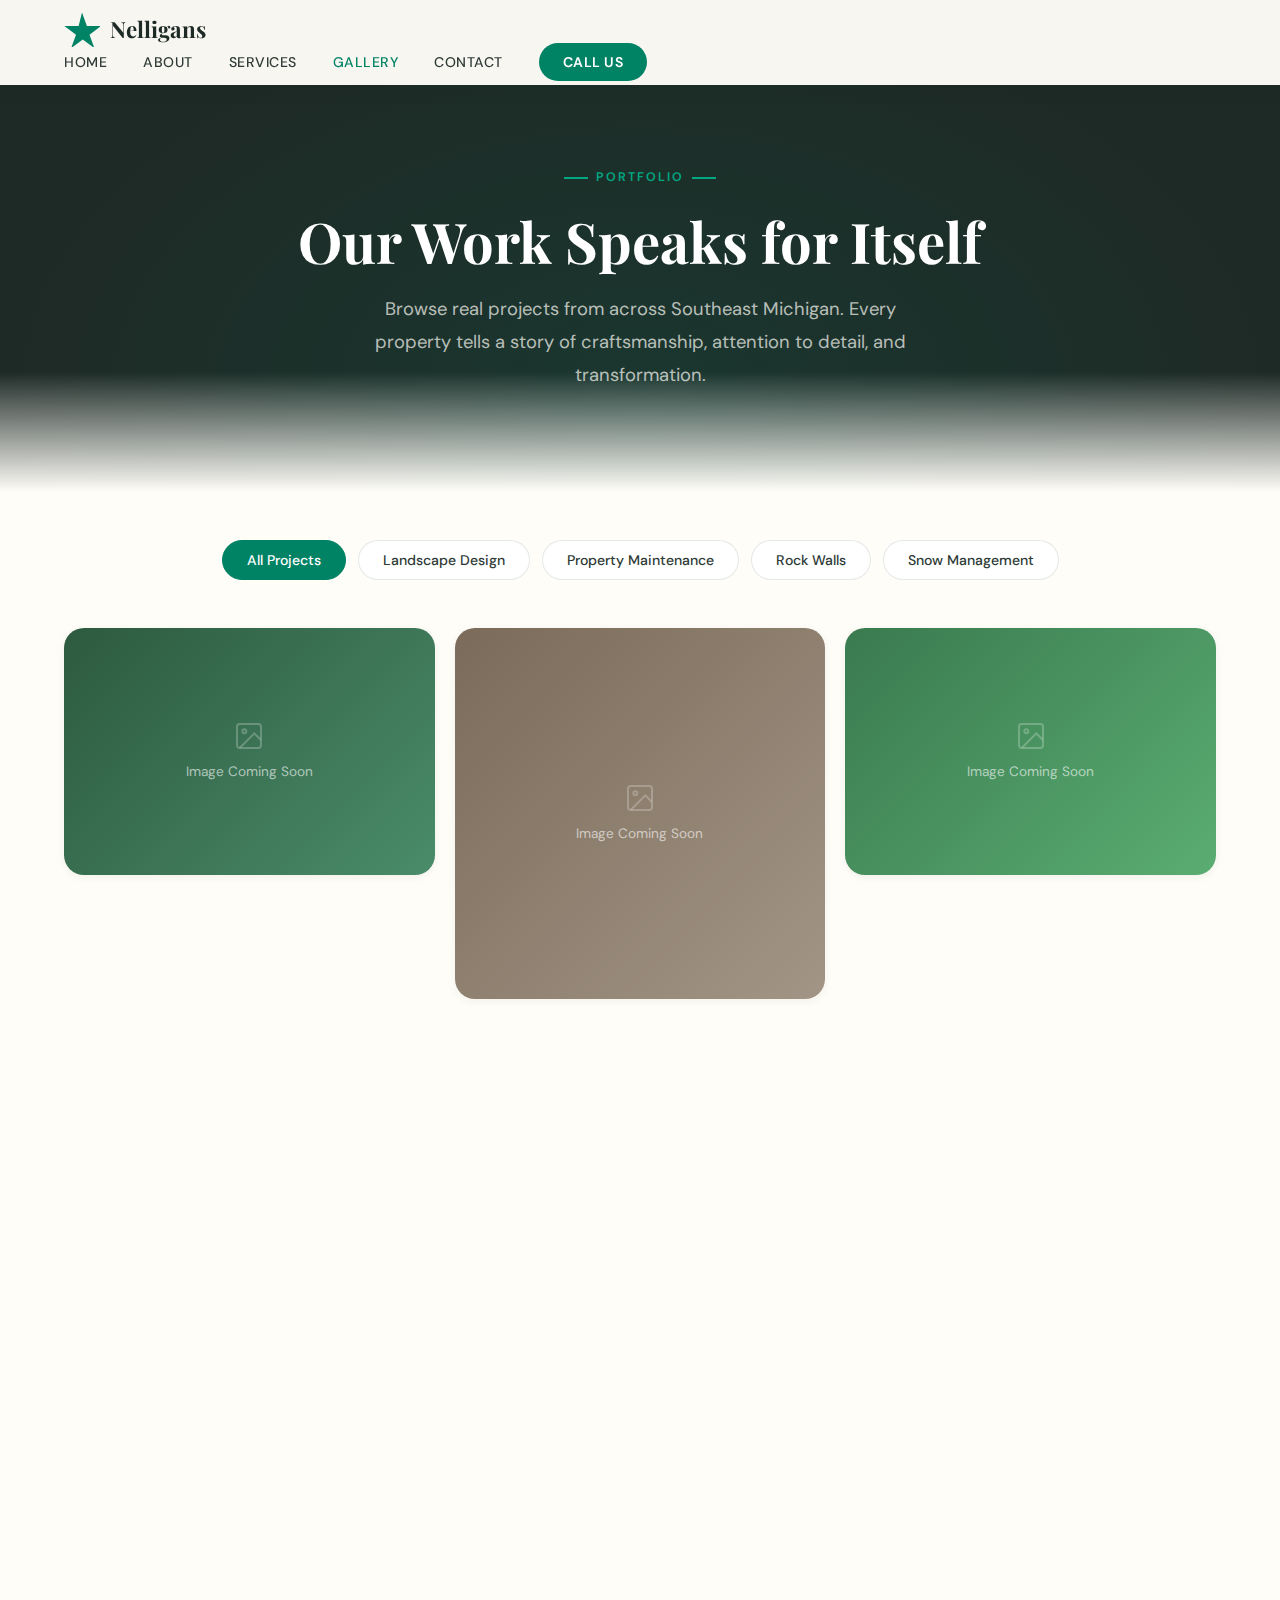
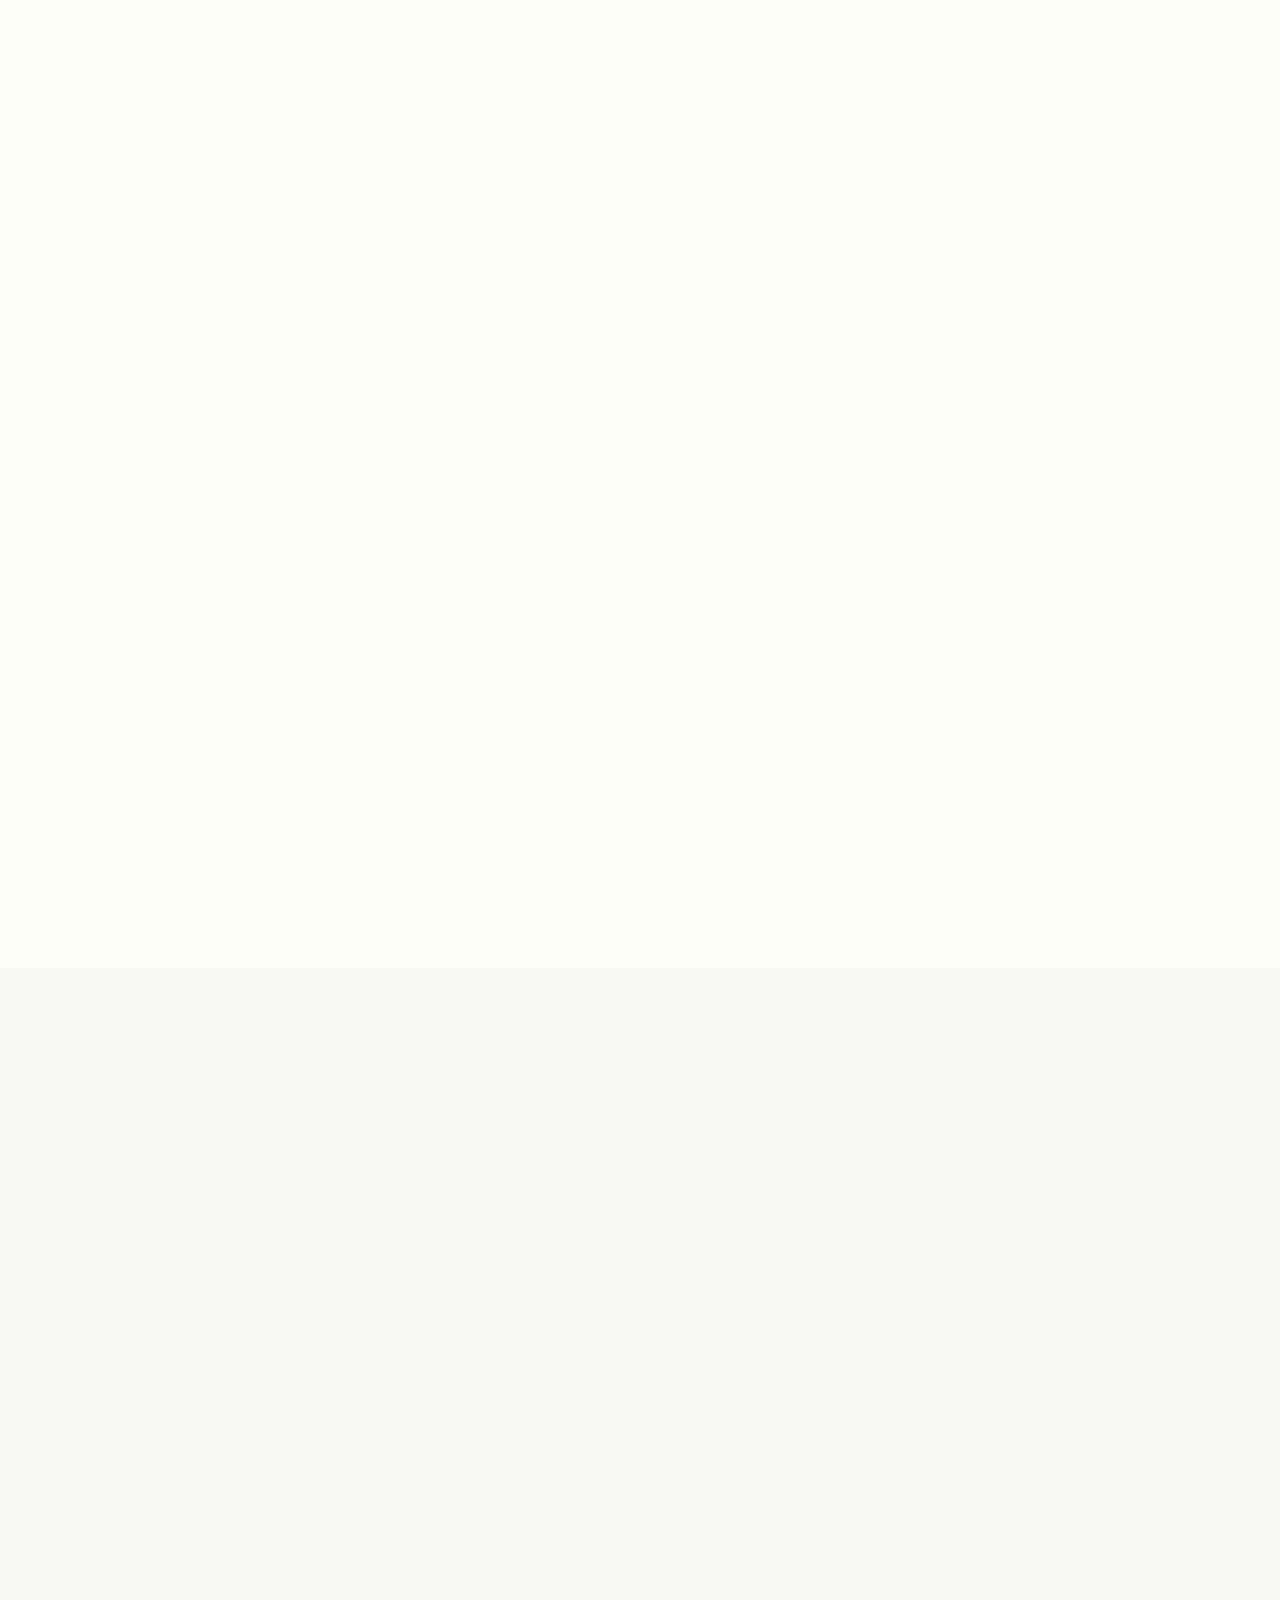
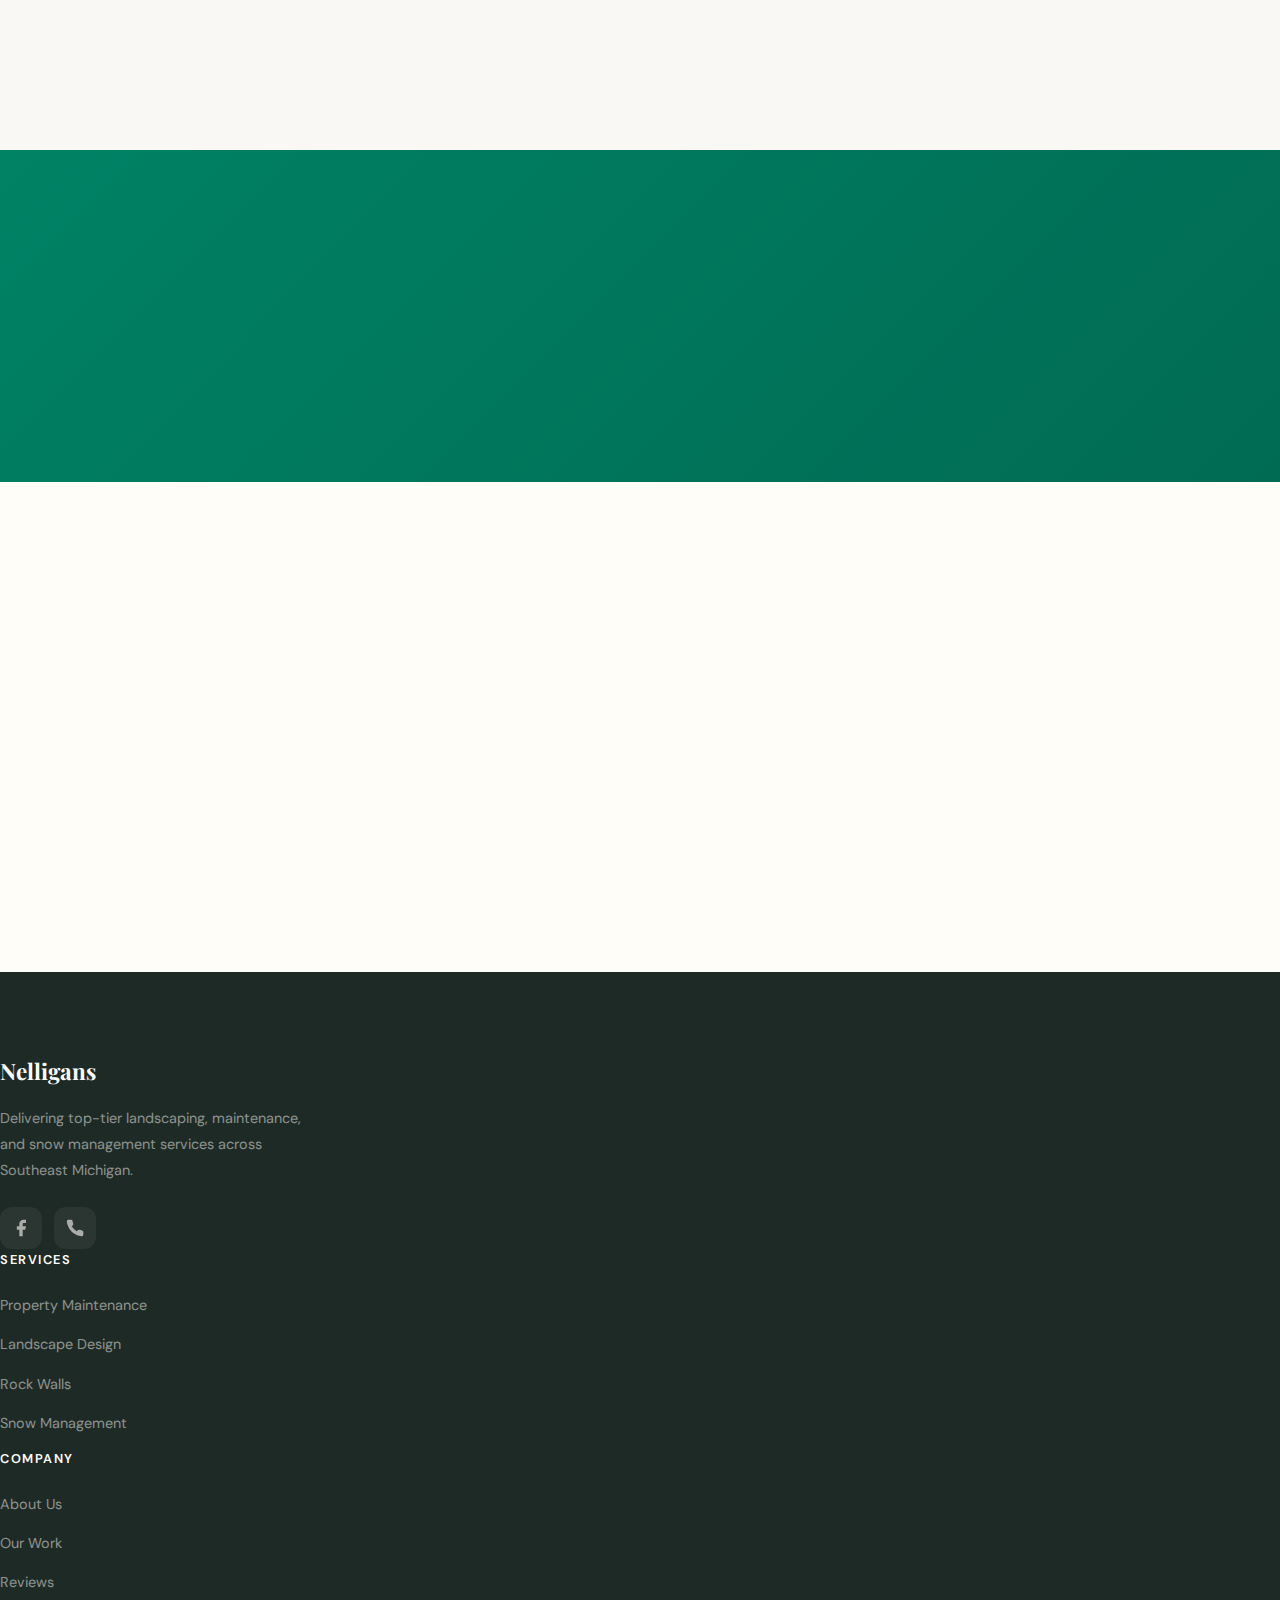
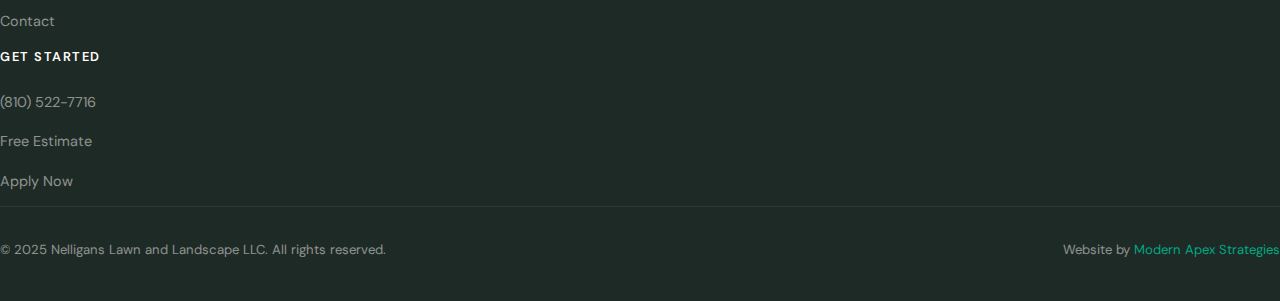
<file: gallery.html>
<!DOCTYPE html>
<html lang="en">
<head>
<meta charset="UTF-8">
<meta name="viewport" content="width=device-width, initial-scale=1.0, maximum-scale=1.0, user-scalable=no">
<title>Project Gallery — Nelligans Lawn & Landscape</title>
<meta name="description" content="Browse our portfolio of landscaping projects across Southeast Michigan — from landscape design and rock walls to seasonal maintenance and snow management.">
<link rel="preconnect" href="https://fonts.googleapis.com">
<link href="https://fonts.googleapis.com/css2?family=Playfair+Display:ital,wght@0,400;0,600;0,700;1,400&family=DM+Sans:wght@300;400;500;600;700&display=swap" rel="stylesheet">
<link rel="stylesheet" href="styles.css">
<style>
/* PAGE HERO */
.page-hero{background:var(--charcoal);padding:160px 0 100px;position:relative;overflow:hidden}
.page-hero::before{content:'';position:absolute;inset:0;background:radial-gradient(ellipse at 50% 80%,rgba(0,130,101,0.15),transparent 70%)}
.page-hero::after{content:'';position:absolute;bottom:0;left:0;right:0;height:120px;background:linear-gradient(to top,var(--cream),transparent)}
.page-hero .container{position:relative;z-index:2;text-align:center}
.page-hero-tag{display:inline-flex;align-items:center;gap:8px;font-size:0.78rem;font-weight:600;color:var(--brand-light);text-transform:uppercase;letter-spacing:2px;margin-bottom:20px}
.page-hero-tag::before{content:'';width:24px;height:2px;background:var(--brand-light)}
.page-hero-tag::after{content:'';width:24px;height:2px;background:var(--brand-light)}
.page-hero h1{font-family:'Playfair Display',serif;font-size:3.5rem;color:var(--white);line-height:1.15;margin-bottom:20px}
.page-hero p{font-size:1.15rem;color:rgba(255,253,248,0.7);max-width:560px;margin:0 auto;line-height:1.8}

/* FILTER TABS */
.filter-section{background:var(--cream);padding:48px 0 0;text-align:center}
.filter-tabs{display:flex;gap:12px;justify-content:center;flex-wrap:wrap}
.filter-btn{background:var(--white);border:1px solid rgba(0,40,30,0.1);color:var(--text);padding:10px 24px;border-radius:50px;font-family:'DM Sans',sans-serif;font-size:0.88rem;font-weight:500;cursor:pointer;transition:all 0.3s}
.filter-btn:hover{border-color:var(--brand);color:var(--brand)}
.filter-btn.active{background:var(--brand);color:var(--white);border-color:var(--brand)}

/* GALLERY GRID */
.gallery-section{background:var(--cream);padding:48px 0 120px}
.gallery-grid{display:grid;grid-template-columns:repeat(3,1fr);gap:20px}
.gallery-card{border-radius:var(--radius-lg);overflow:hidden;position:relative;cursor:pointer;box-shadow:var(--shadow-sm);transition:all 0.4s ease}
.gallery-card:hover{transform:translateY(-6px);box-shadow:var(--shadow-lg)}
.gallery-card:nth-child(1){aspect-ratio:3/2}
.gallery-card:nth-child(2){aspect-ratio:1/1}
.gallery-card:nth-child(3){aspect-ratio:3/2}
.gallery-card:nth-child(4){aspect-ratio:1/1}
.gallery-card:nth-child(5){aspect-ratio:4/5}
.gallery-card:nth-child(6){aspect-ratio:3/2}
.gallery-card:nth-child(7){aspect-ratio:3/2}
.gallery-card:nth-child(8){aspect-ratio:1/1}
.gallery-card:nth-child(9){aspect-ratio:4/5}
.gallery-card:nth-child(10){aspect-ratio:4/5}
.gallery-card:nth-child(11){aspect-ratio:3/2}
.gallery-card:nth-child(12){aspect-ratio:1/1}
.gallery-placeholder{width:100%;height:100%;display:flex;align-items:center;justify-content:center;flex-direction:column;gap:8px;font-size:0.85rem;color:rgba(255,255,255,0.6)}
.gallery-placeholder svg{width:32px;height:32px;opacity:0.4}
.gallery-overlay{position:absolute;inset:0;background:linear-gradient(to top,rgba(30,42,38,0.9),transparent 60%);opacity:0;transition:opacity 0.4s;display:flex;align-items:flex-end;padding:24px}
.gallery-card:hover .gallery-overlay{opacity:1}
.overlay-content{color:var(--white)}
.overlay-tag{font-size:0.72rem;text-transform:uppercase;letter-spacing:1.5px;color:var(--brand-light);font-weight:600;margin-bottom:4px}
.overlay-title{font-family:'Playfair Display',serif;font-size:1.1rem}

/* BEFORE AFTER */
.before-after{background:var(--sand-pale)}
.ba-header{text-align:center;margin-bottom:72px}
.ba-header .section-tag{display:inline-flex;align-items:center;gap:12px;font-size:0.78rem;font-weight:600;color:var(--brand);text-transform:uppercase;letter-spacing:2px;margin-bottom:16px}
.ba-header .section-tag::before{content:'';width:24px;height:2px;background:var(--brand)}
.ba-header h2{font-family:'Playfair Display',serif;font-size:2.6rem;color:var(--charcoal);margin-bottom:16px}
.ba-header p{color:var(--text-light);font-size:1.1rem;max-width:560px;margin:0 auto}
.ba-grid{display:grid;grid-template-columns:repeat(3,1fr);gap:32px}
.ba-card{background:var(--white);border-radius:var(--radius-lg);overflow:hidden;box-shadow:var(--shadow-sm)}
.ba-images{display:grid;grid-template-columns:1fr 1fr}
.ba-side{aspect-ratio:1/1;display:flex;align-items:center;justify-content:center;flex-direction:column;gap:4px;font-size:0.8rem;position:relative}
.ba-side.before{background:linear-gradient(135deg,#c9c0b0,#b5a990)}
.ba-side.after{background:linear-gradient(135deg,var(--brand-pale),#a8dbc9)}
.ba-label{position:absolute;top:12px;left:12px;background:rgba(0,0,0,0.5);color:white;padding:4px 12px;border-radius:20px;font-size:0.7rem;font-weight:600;text-transform:uppercase;letter-spacing:1px}
.ba-info{padding:20px;text-align:center}
.ba-info h3{font-family:'Playfair Display',serif;font-size:1.1rem;color:var(--charcoal);margin-bottom:4px}
.ba-info p{color:var(--text-light);font-size:0.85rem}

/* TESTIMONIAL STRIP */
.testimonial-strip{background:var(--brand);padding:80px 0;text-align:center;position:relative;overflow:hidden}
.testimonial-strip::before{content:'';position:absolute;inset:0;background:linear-gradient(135deg,var(--brand),var(--brand-deep))}
.testimonial-strip .container{position:relative;z-index:2}
.testimonial-quote{font-family:'Playfair Display',serif;font-size:1.6rem;color:var(--white);font-style:italic;max-width:700px;margin:0 auto 24px;line-height:1.6}
.testimonial-author{color:rgba(255,255,255,0.8);font-size:0.9rem}
.testimonial-author strong{color:var(--white)}

/* BOTTOM CTA */
.bottom-cta{background:var(--cream);text-align:center}
.bottom-cta h2{font-family:'Playfair Display',serif;font-size:2.8rem;color:var(--charcoal);margin-bottom:16px}
.bottom-cta p{color:var(--text-light);font-size:1.1rem;max-width:560px;margin:0 auto 36px}
.cta-buttons{display:flex;gap:16px;justify-content:center;flex-wrap:wrap}
.btn-primary{display:inline-flex;align-items:center;gap:8px;background:var(--brand);color:var(--white);padding:16px 36px;border-radius:50px;text-decoration:none;font-weight:600;font-size:0.95rem;transition:all 0.3s;border:none;cursor:pointer}
.btn-primary:hover{background:var(--brand-deep);transform:translateY(-2px);box-shadow:var(--shadow-md)}
.btn-secondary{display:inline-flex;align-items:center;gap:8px;background:transparent;color:var(--brand);padding:16px 36px;border-radius:50px;text-decoration:none;font-weight:600;font-size:0.95rem;transition:all 0.3s;border:2px solid var(--brand)}
.btn-secondary:hover{background:var(--brand);color:var(--white);transform:translateY(-2px)}

/* RESPONSIVE */
@media(max-width:1024px){
.gallery-grid{grid-template-columns:repeat(2,1fr)}
.ba-grid{grid-template-columns:repeat(2,1fr)}
.page-hero h1{font-size:2.8rem}
}
@media(max-width:768px){
.page-hero{padding:130px 0 80px}
.page-hero h1{font-size:2.2rem}
.gallery-grid{grid-template-columns:repeat(2,1fr)}
.ba-grid{grid-template-columns:1fr}
.testimonial-quote{font-size:1.3rem}
.bottom-cta h2{font-size:2.2rem}
}
@media(max-width:480px){
.page-hero h1{font-size:1.8rem}
.gallery-grid{grid-template-columns:1fr}
.filter-tabs{gap:8px}
.filter-btn{padding:8px 18px;font-size:0.82rem}
.bottom-cta h2{font-size:1.8rem}
.cta-buttons{flex-direction:column;align-items:center}
}
</style>
</head>
<body>

<!-- NAV -->
<nav class="nav scrolled" id="nav">
<div class="container nav-container">
<div class="nav-logo"><a href="index.html" style="text-decoration:none;display:flex;align-items:center">
<svg class="logo-icon" viewBox="0 0 48 48" style="width:36px;height:36px;margin-right:10px;color:var(--brand)"><path d="M24 2l6.5 18h19l-15.5 11.5 6.5 18-15.5-11.5-15.5 11.5 6.5-18-15.5-11.5h19z" fill="currentColor"/></svg>
<span style="font-family:'Playfair Display',serif;font-size:1.4rem;font-weight:700;color:var(--charcoal)">Nelligans</span></a></div>
<button class="nav-toggle" id="navToggle" aria-label="Toggle menu"><span></span><span></span><span></span></button>
<ul class="nav-links" id="navLinks">
<li><a href="index.html">Home</a></li>
<li><a href="about.html">About</a></li>
<li><a href="services.html">Services</a></li>
<li><a href="gallery.html" style="color:var(--brand)">Gallery</a></li>
<li><a href="contact.html">Contact</a></li>
<li><a href="tel:8105227716" class="nav-cta">Call Us</a></li>
</ul>
</div>
</nav>

<!-- HERO -->
<section class="page-hero">
<div class="container">
<div class="page-hero-tag reveal">Portfolio</div>
<h1 class="reveal">Our Work Speaks for Itself</h1>
<p class="reveal">Browse real projects from across Southeast Michigan. Every property tells a story of craftsmanship, attention to detail, and transformation.</p>
</div>
</section>

<!-- FILTER -->
<section class="filter-section">
<div class="container">
<div class="filter-tabs">
<button class="filter-btn active" data-filter="all">All Projects</button>
<button class="filter-btn" data-filter="design">Landscape Design</button>
<button class="filter-btn" data-filter="maintenance">Property Maintenance</button>
<button class="filter-btn" data-filter="walls">Rock Walls</button>
<button class="filter-btn" data-filter="snow">Snow Management</button>
</div>
</div>
</section>

<!-- GALLERY -->
<section class="gallery-section">
<div class="container">
<div class="gallery-grid">

<div class="gallery-card reveal" data-category="design">
<div class="gallery-placeholder" style="background:linear-gradient(135deg,#2d5a3f,#4a8c6a)">
<svg viewBox="0 0 24 24" fill="none" stroke="currentColor" stroke-width="1.5"><rect x="3" y="3" width="18" height="18" rx="2"/><circle cx="8.5" cy="8.5" r="1.5"/><path d="m21 15-5-5L5 21"/></svg>
Image Coming Soon
</div>
<div class="gallery-overlay"><div class="overlay-content"><div class="overlay-tag">Landscape Design</div><div class="overlay-title">Full Front Yard Redesign</div></div></div>
</div>

<div class="gallery-card reveal reveal-delay-1" data-category="walls">
<div class="gallery-placeholder" style="background:linear-gradient(135deg,#7a6b5a,#a39585)">
<svg viewBox="0 0 24 24" fill="none" stroke="currentColor" stroke-width="1.5"><rect x="3" y="3" width="18" height="18" rx="2"/><circle cx="8.5" cy="8.5" r="1.5"/><path d="m21 15-5-5L5 21"/></svg>
Image Coming Soon
</div>
<div class="gallery-overlay"><div class="overlay-content"><div class="overlay-tag">Rock Walls</div><div class="overlay-title">Natural Stone Retaining Wall</div></div></div>
</div>

<div class="gallery-card reveal reveal-delay-2" data-category="maintenance">
<div class="gallery-placeholder" style="background:linear-gradient(135deg,#3a7a4f,#5aad72)">
<svg viewBox="0 0 24 24" fill="none" stroke="currentColor" stroke-width="1.5"><rect x="3" y="3" width="18" height="18" rx="2"/><circle cx="8.5" cy="8.5" r="1.5"/><path d="m21 15-5-5L5 21"/></svg>
Image Coming Soon
</div>
<div class="gallery-overlay"><div class="overlay-content"><div class="overlay-tag">Maintenance</div><div class="overlay-title">Weekly Lawn Care Program</div></div></div>
</div>

<div class="gallery-card reveal" data-category="design">
<div class="gallery-placeholder" style="background:linear-gradient(135deg,#1e4a35,#3a7a5a)">
<svg viewBox="0 0 24 24" fill="none" stroke="currentColor" stroke-width="1.5"><rect x="3" y="3" width="18" height="18" rx="2"/><circle cx="8.5" cy="8.5" r="1.5"/><path d="m21 15-5-5L5 21"/></svg>
Image Coming Soon
</div>
<div class="gallery-overlay"><div class="overlay-content"><div class="overlay-tag">Landscape Design</div><div class="overlay-title">Backyard Patio & Garden</div></div></div>
</div>

<div class="gallery-card reveal reveal-delay-1" data-category="snow">
<div class="gallery-placeholder" style="background:linear-gradient(135deg,#8a9aaa,#b5c5d5)">
<svg viewBox="0 0 24 24" fill="none" stroke="currentColor" stroke-width="1.5"><rect x="3" y="3" width="18" height="18" rx="2"/><circle cx="8.5" cy="8.5" r="1.5"/><path d="m21 15-5-5L5 21"/></svg>
Image Coming Soon
</div>
<div class="gallery-overlay"><div class="overlay-content"><div class="overlay-tag">Snow Management</div><div class="overlay-title">Commercial Lot Clearing</div></div></div>
</div>

<div class="gallery-card reveal reveal-delay-2" data-category="walls">
<div class="gallery-placeholder" style="background:linear-gradient(135deg,#8a7a6a,#6a5a4a)">
<svg viewBox="0 0 24 24" fill="none" stroke="currentColor" stroke-width="1.5"><rect x="3" y="3" width="18" height="18" rx="2"/><circle cx="8.5" cy="8.5" r="1.5"/><path d="m21 15-5-5L5 21"/></svg>
Image Coming Soon
</div>
<div class="gallery-overlay"><div class="overlay-content"><div class="overlay-tag">Rock Walls</div><div class="overlay-title">Terraced Garden Beds</div></div></div>
</div>

<div class="gallery-card reveal" data-category="maintenance">
<div class="gallery-placeholder" style="background:linear-gradient(135deg,#4a8a5a,#6aaa7a)">
<svg viewBox="0 0 24 24" fill="none" stroke="currentColor" stroke-width="1.5"><rect x="3" y="3" width="18" height="18" rx="2"/><circle cx="8.5" cy="8.5" r="1.5"/><path d="m21 15-5-5L5 21"/></svg>
Image Coming Soon
</div>
<div class="gallery-overlay"><div class="overlay-content"><div class="overlay-tag">Maintenance</div><div class="overlay-title">Spring Cleanup & Mulching</div></div></div>
</div>

<div class="gallery-card reveal reveal-delay-1" data-category="design">
<div class="gallery-placeholder" style="background:linear-gradient(135deg,#2a5a40,#4a7a60)">
<svg viewBox="0 0 24 24" fill="none" stroke="currentColor" stroke-width="1.5"><rect x="3" y="3" width="18" height="18" rx="2"/><circle cx="8.5" cy="8.5" r="1.5"/><path d="m21 15-5-5L5 21"/></svg>
Image Coming Soon
</div>
<div class="gallery-overlay"><div class="overlay-content"><div class="overlay-tag">Landscape Design</div><div class="overlay-title">Walkway & Planting Design</div></div></div>
</div>

<div class="gallery-card reveal reveal-delay-2" data-category="snow">
<div class="gallery-placeholder" style="background:linear-gradient(135deg,#9aaaba,#c5d5e5)">
<svg viewBox="0 0 24 24" fill="none" stroke="currentColor" stroke-width="1.5"><rect x="3" y="3" width="18" height="18" rx="2"/><circle cx="8.5" cy="8.5" r="1.5"/><path d="m21 15-5-5L5 21"/></svg>
Image Coming Soon
</div>
<div class="gallery-overlay"><div class="overlay-content"><div class="overlay-tag">Snow Management</div><div class="overlay-title">Residential Driveway Service</div></div></div>
</div>

<div class="gallery-card reveal" data-category="walls">
<div class="gallery-placeholder" style="background:linear-gradient(135deg,#6a5a4a,#9a8a7a)">
<svg viewBox="0 0 24 24" fill="none" stroke="currentColor" stroke-width="1.5"><rect x="3" y="3" width="18" height="18" rx="2"/><circle cx="8.5" cy="8.5" r="1.5"/><path d="m21 15-5-5L5 21"/></svg>
Image Coming Soon
</div>
<div class="gallery-overlay"><div class="overlay-content"><div class="overlay-tag">Rock Walls</div><div class="overlay-title">Boulder Feature Installation</div></div></div>
</div>

<div class="gallery-card reveal reveal-delay-1" data-category="design">
<div class="gallery-placeholder" style="background:linear-gradient(135deg,#3a6a4a,#5a9a6a)">
<svg viewBox="0 0 24 24" fill="none" stroke="currentColor" stroke-width="1.5"><rect x="3" y="3" width="18" height="18" rx="2"/><circle cx="8.5" cy="8.5" r="1.5"/><path d="m21 15-5-5L5 21"/></svg>
Image Coming Soon
</div>
<div class="gallery-overlay"><div class="overlay-content"><div class="overlay-tag">Landscape Design</div><div class="overlay-title">Complete Property Overhaul</div></div></div>
</div>

<div class="gallery-card reveal reveal-delay-2" data-category="maintenance">
<div class="gallery-placeholder" style="background:linear-gradient(135deg,#5a9a6a,#7aba8a)">
<svg viewBox="0 0 24 24" fill="none" stroke="currentColor" stroke-width="1.5"><rect x="3" y="3" width="18" height="18" rx="2"/><circle cx="8.5" cy="8.5" r="1.5"/><path d="m21 15-5-5L5 21"/></svg>
Image Coming Soon
</div>
<div class="gallery-overlay"><div class="overlay-content"><div class="overlay-tag">Maintenance</div><div class="overlay-title">Fall Cleanup & Winterizing</div></div></div>
</div>

</div>
</div>
</section>

<!-- BEFORE & AFTER -->
<section class="before-after section-pad">
<div class="container">
<div class="ba-header reveal">
<div class="section-tag">Transformations</div>
<h2>Before & After</h2>
<p>See the dramatic difference professional landscaping makes. These real transformations showcase what's possible for your property.</p>
</div>
<div class="ba-grid">
<div class="ba-card reveal">
<div class="ba-images">
<div class="ba-side before"><div class="ba-label">Before</div>Photo Coming Soon</div>
<div class="ba-side after"><div class="ba-label">After</div>Photo Coming Soon</div>
</div>
<div class="ba-info"><h3>Front Yard Transformation</h3><p>Landscape Design — Residential</p></div>
</div>
<div class="ba-card reveal reveal-delay-1">
<div class="ba-images">
<div class="ba-side before"><div class="ba-label">Before</div>Photo Coming Soon</div>
<div class="ba-side after"><div class="ba-label">After</div>Photo Coming Soon</div>
</div>
<div class="ba-info"><h3>Retaining Wall Project</h3><p>Rock Walls — Erosion Control</p></div>
</div>
<div class="ba-card reveal reveal-delay-2">
<div class="ba-images">
<div class="ba-side before"><div class="ba-label">Before</div>Photo Coming Soon</div>
<div class="ba-side after"><div class="ba-label">After</div>Photo Coming Soon</div>
</div>
<div class="ba-info"><h3>Backyard Redesign</h3><p>Landscape Design — Patio & Planting</p></div>
</div>
</div>
</div>
</section>

<!-- TESTIMONIAL -->
<section class="testimonial-strip">
<div class="container reveal">
<div class="testimonial-quote">"Nelligans completely transformed our backyard. The attention to detail was incredible — they didn't leave until everything was perfect. We get compliments from our neighbors every week."</div>
<div class="testimonial-author">— <strong>Satisfied Homeowner</strong>, Southeast Michigan</div>
</div>
</section>

<!-- BOTTOM CTA -->
<section class="bottom-cta section-pad">
<div class="container reveal">
<h2>Love What You See?</h2>
<p>Let's create something beautiful for your property. Every project starts with a free, no-obligation estimate.</p>
<div class="cta-buttons">
<a href="tel:8105227716" class="btn-primary">
<svg viewBox="0 0 24 24" fill="none" stroke="currentColor" stroke-width="2" style="width:20px;height:20px"><path d="M22 16.92v3a2 2 0 0 1-2.18 2 19.79 19.79 0 0 1-8.63-3.07 19.5 19.5 0 0 1-6-6 19.79 19.79 0 0 1-3.07-8.67A2 2 0 0 1 4.11 2h3a2 2 0 0 1 2 1.72c.127.96.361 1.903.7 2.81a2 2 0 0 1-.45 2.11L8.09 9.91a16 16 0 0 0 6 6l1.27-1.27a2 2 0 0 1 2.11-.45c.907.339 1.85.573 2.81.7A2 2 0 0 1 22 16.92z"/></svg>
(810) 522-7716
</a>
<a href="contact.html" class="btn-secondary">Request Free Estimate</a>
</div>
</div>
</section>

<!-- FOOTER -->
<footer class="footer">
<div class="footer-content">
<div class="footer-section">
<div class="footer-logo" style="font-family:'Playfair Display',serif;font-size:1.4rem;font-weight:700;color:var(--white);margin-bottom:16px">Nelligans</div>
<p class="footer-desc">Delivering top-tier landscaping, maintenance, and snow management services across Southeast Michigan.</p>
<div class="footer-social">
<a href="https://www.facebook.com/Nelliganslawnandlandscape" target="_blank" rel="noopener" aria-label="Facebook"><svg viewBox="0 0 24 24" fill="currentColor" style="width:20px;height:20px"><path d="M18 2h-3a5 5 0 0 0-5 5v3H7v4h3v8h4v-8h3l1-4h-4V7a1 1 0 0 1 1-1h3z"/></svg></a>
<a href="tel:8105227716" aria-label="Phone"><svg viewBox="0 0 24 24" fill="currentColor" style="width:20px;height:20px"><path d="M22 16.92v3a2 2 0 0 1-2.18 2 19.79 19.79 0 0 1-8.63-3.07 19.5 19.5 0 0 1-6-6 19.79 19.79 0 0 1-3.07-8.67A2 2 0 0 1 4.11 2h3a2 2 0 0 1 2 1.72c.127.96.361 1.903.7 2.81a2 2 0 0 1-.45 2.11L8.09 9.91a16 16 0 0 0 6 6l1.27-1.27a2 2 0 0 1 2.11-.45c.907.339 1.85.573 2.81.7A2 2 0 0 1 22 16.92z"/></svg></a>
</div>
</div>
<div>
<h4>Services</h4>
<ul>
<li><a href="services.html#maintenance">Property Maintenance</a></li>
<li><a href="services.html#design">Landscape Design</a></li>
<li><a href="services.html#walls">Rock Walls</a></li>
<li><a href="services.html#snow">Snow Management</a></li>
</ul>
</div>
<div>
<h4>Company</h4>
<ul>
<li><a href="about.html">About Us</a></li>
<li><a href="gallery.html">Our Work</a></li>
<li><a href="https://www.facebook.com/Nelliganslawnandlandscape/reviews" target="_blank" rel="noopener">Reviews</a></li>
<li><a href="contact.html">Contact</a></li>
</ul>
</div>
<div>
<h4>Get Started</h4>
<ul>
<li><a href="tel:8105227716">(810) 522-7716</a></li>
<li><a href="contact.html">Free Estimate</a></li>
<li><a href="contact.html">Apply Now</a></li>
</ul>
</div>
</div>
<div class="footer-bottom">
<span>&copy; 2025 Nelligans Lawn and Landscape LLC. All rights reserved.</span>
<span>Website by <a href="https://modernapexstrategies.com" target="_blank" rel="noopener">Modern Apex Strategies</a></span>
</div>
</footer>

<script>
const nav=document.getElementById('nav');
window.addEventListener('scroll',()=>nav.classList.toggle('scrolled',window.scrollY>50));
const navToggle=document.getElementById('navToggle'),navLinks=document.getElementById('navLinks');
navToggle.addEventListener('click',()=>{navToggle.classList.toggle('active');navLinks.classList.toggle('open')});
navLinks.querySelectorAll('a').forEach(l=>l.addEventListener('click',()=>{navToggle.classList.remove('active');navLinks.classList.remove('open')}));
const observer=new IntersectionObserver(e=>{e.forEach(entry=>{if(entry.isIntersecting)entry.target.classList.add('visible')});},{threshold:0.1,rootMargin:'0px 0px -40px 0px'});
document.querySelectorAll('.reveal').forEach(el=>observer.observe(el));

// Gallery filter
const filterBtns=document.querySelectorAll('.filter-btn');
const galleryItems=document.querySelectorAll('.gallery-card');
filterBtns.forEach(btn=>{
btn.addEventListener('click',()=>{
filterBtns.forEach(b=>b.classList.remove('active'));
btn.classList.add('active');
const filter=btn.dataset.filter;
galleryItems.forEach(item=>{
if(filter==='all'||item.dataset.category===filter){
item.style.display='block';
item.style.animation='fadeUp 0.5s ease forwards';
}else{
item.style.display='none';
}
});
});
});
</script>
</body>
</html>
</file>
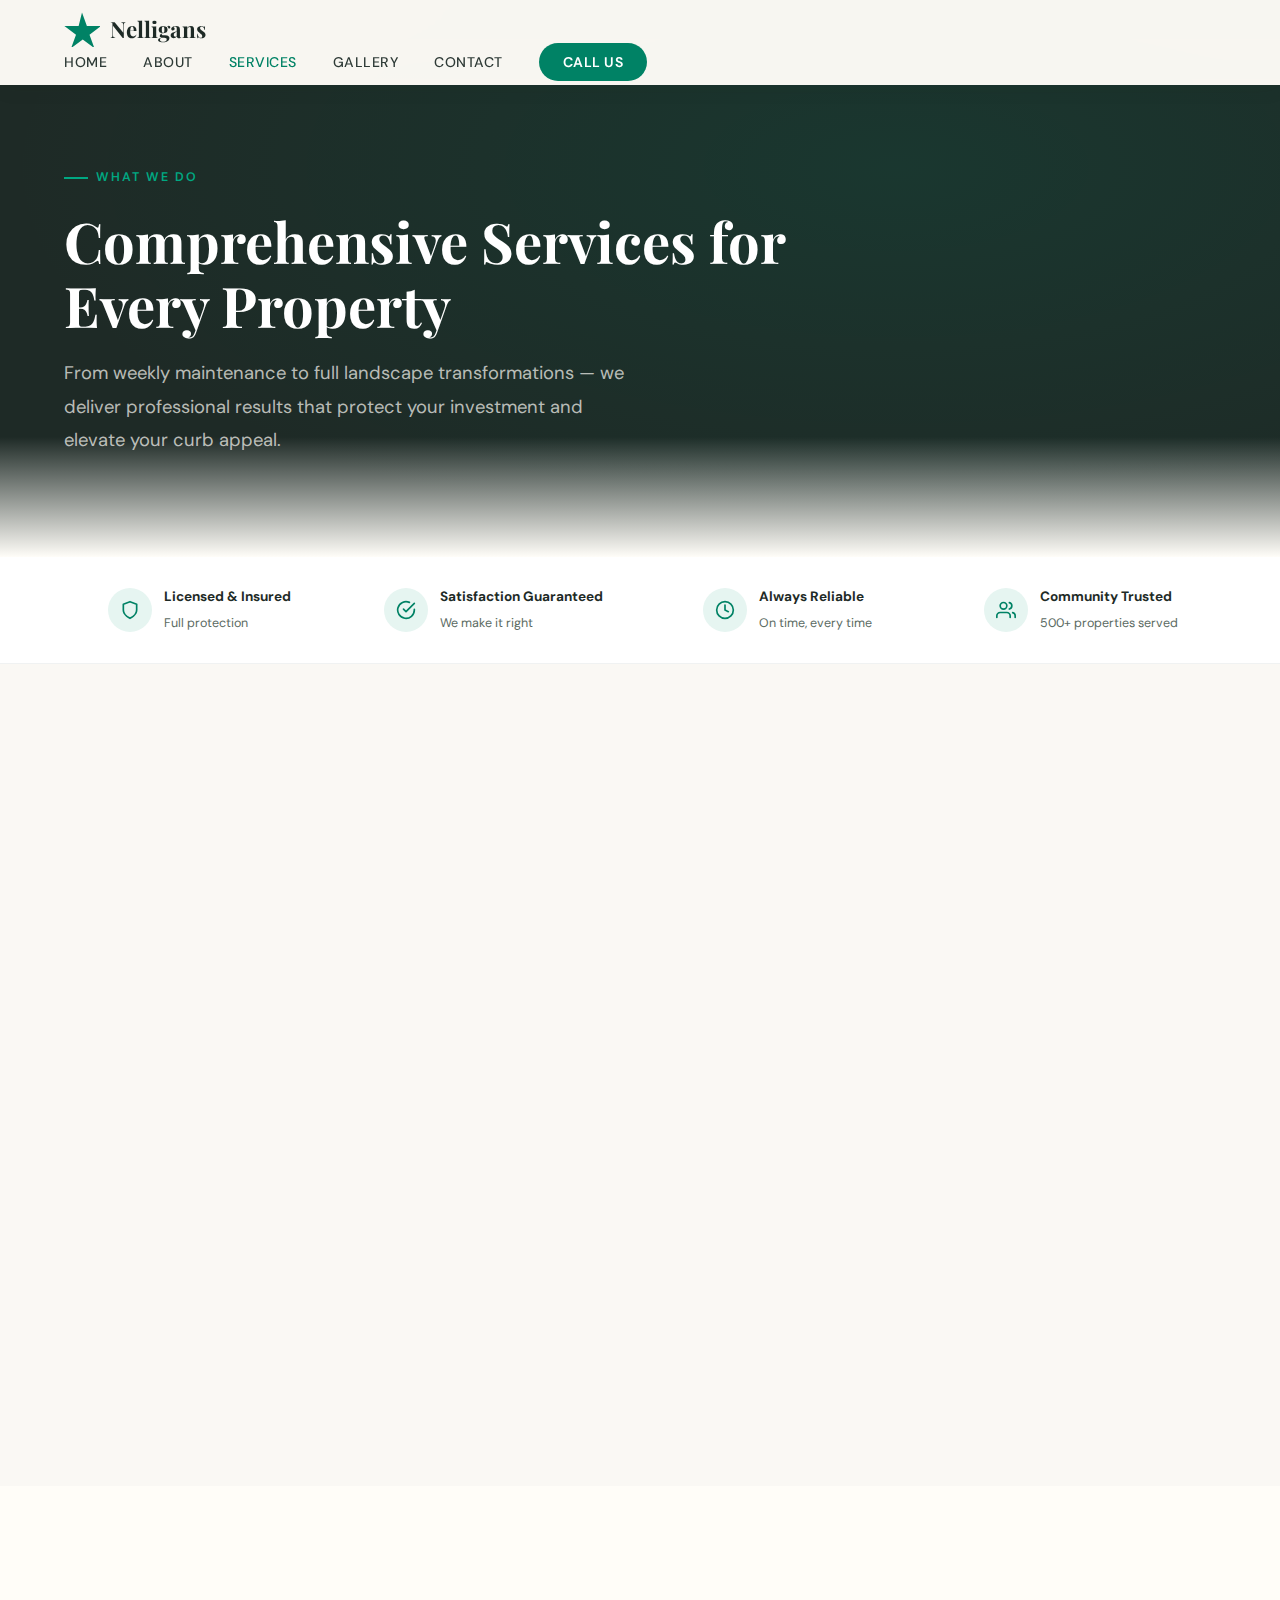
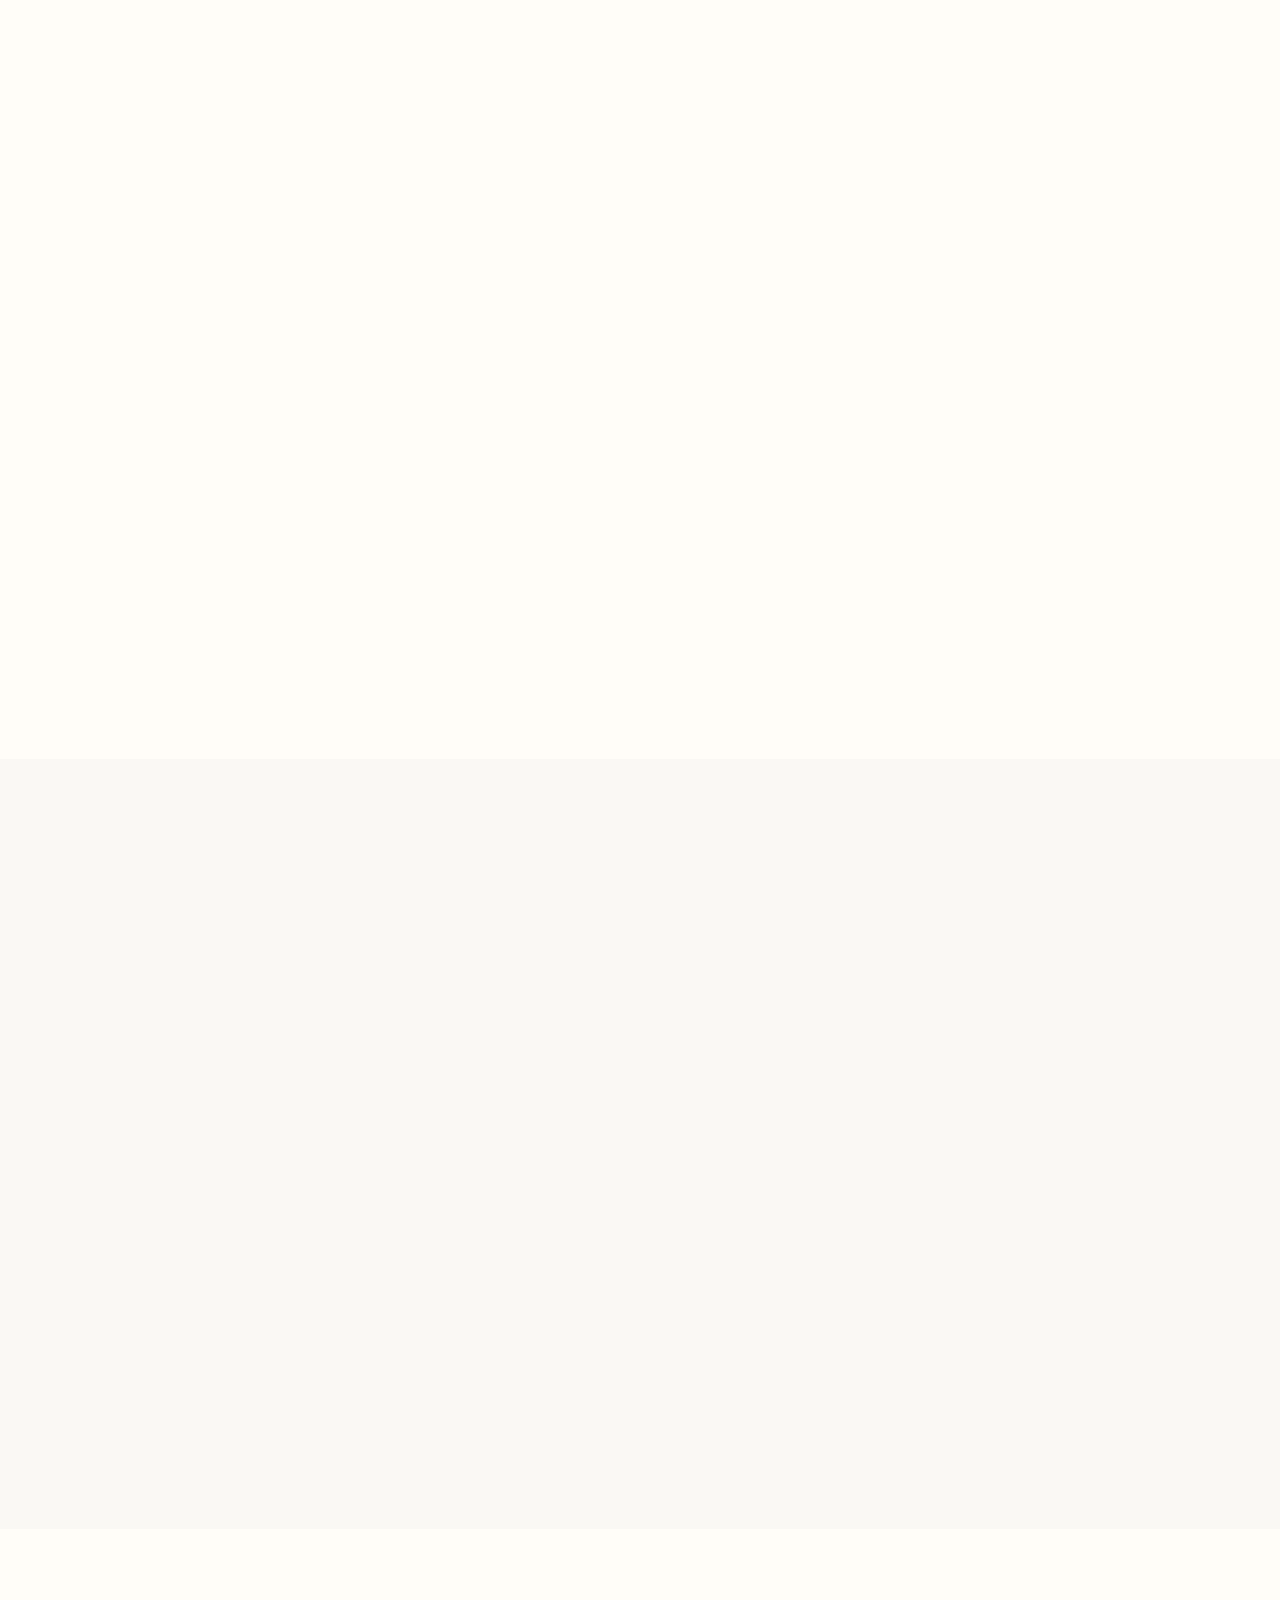
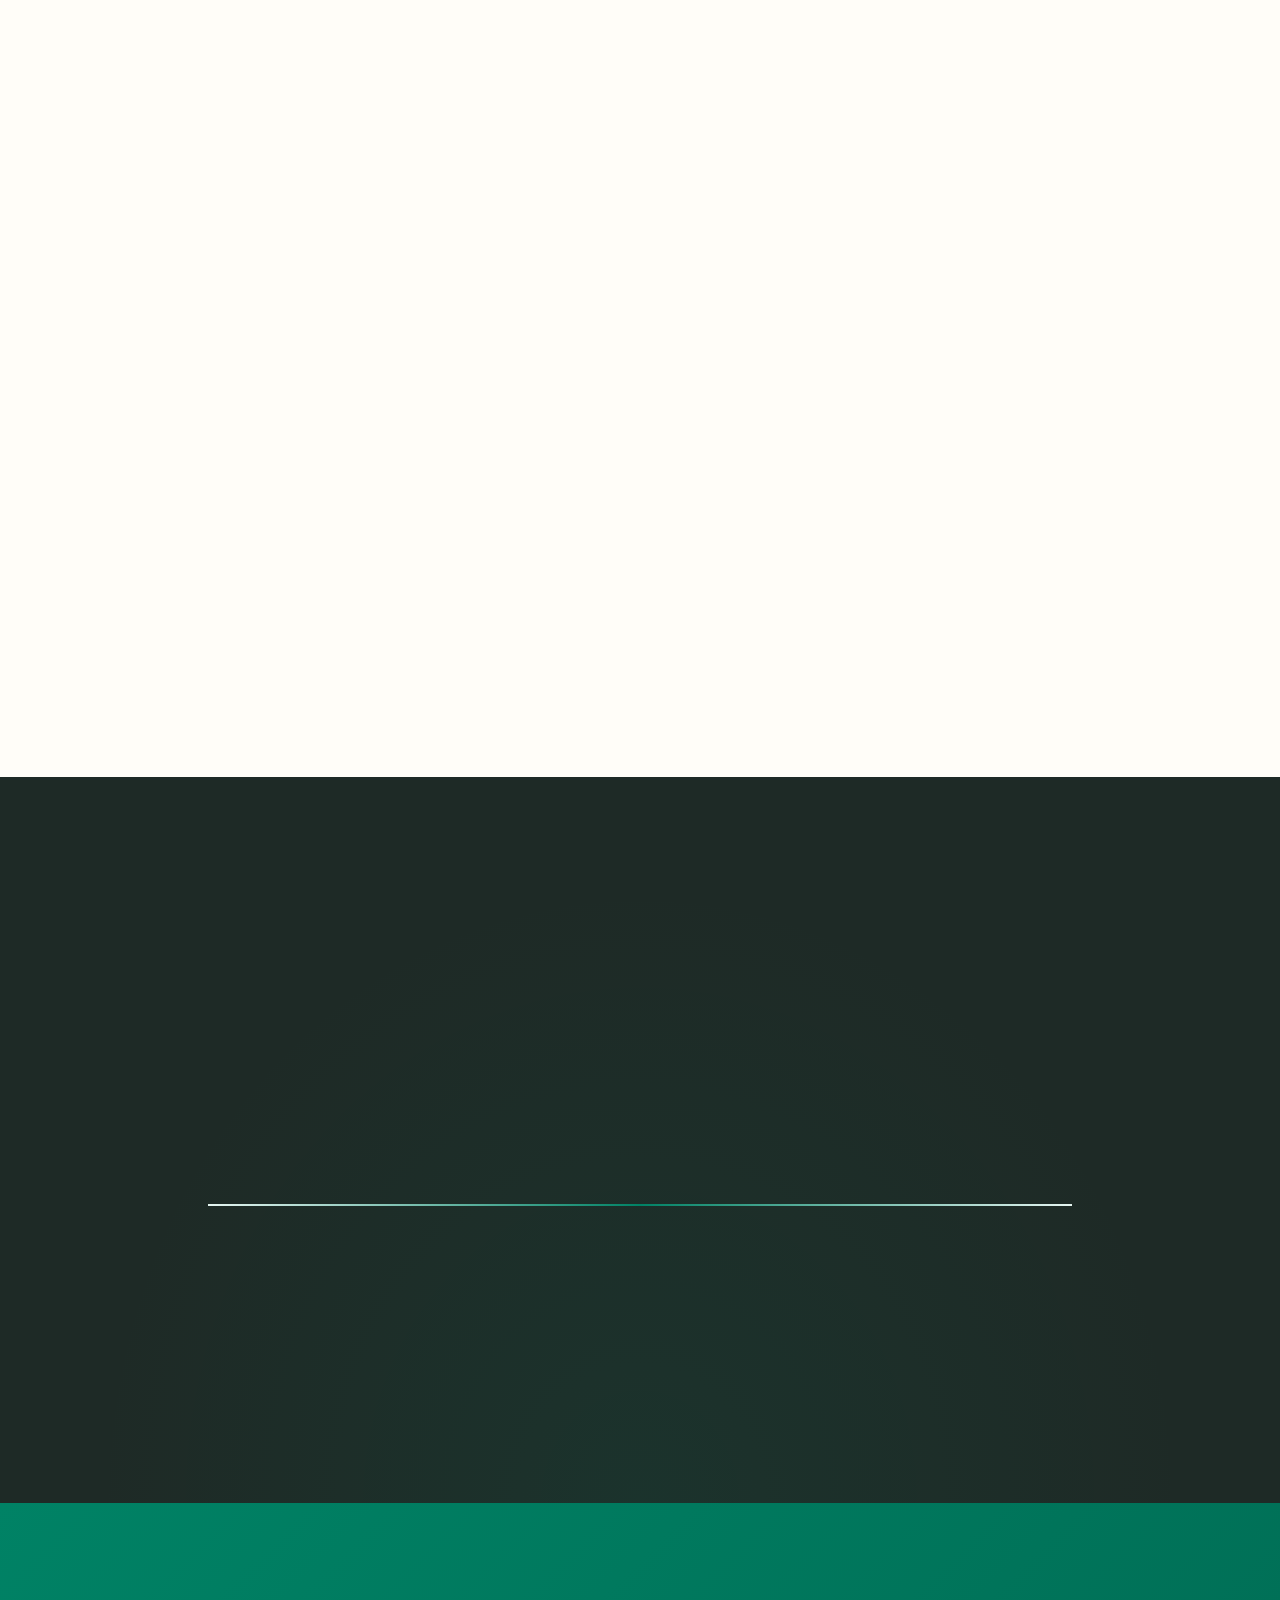
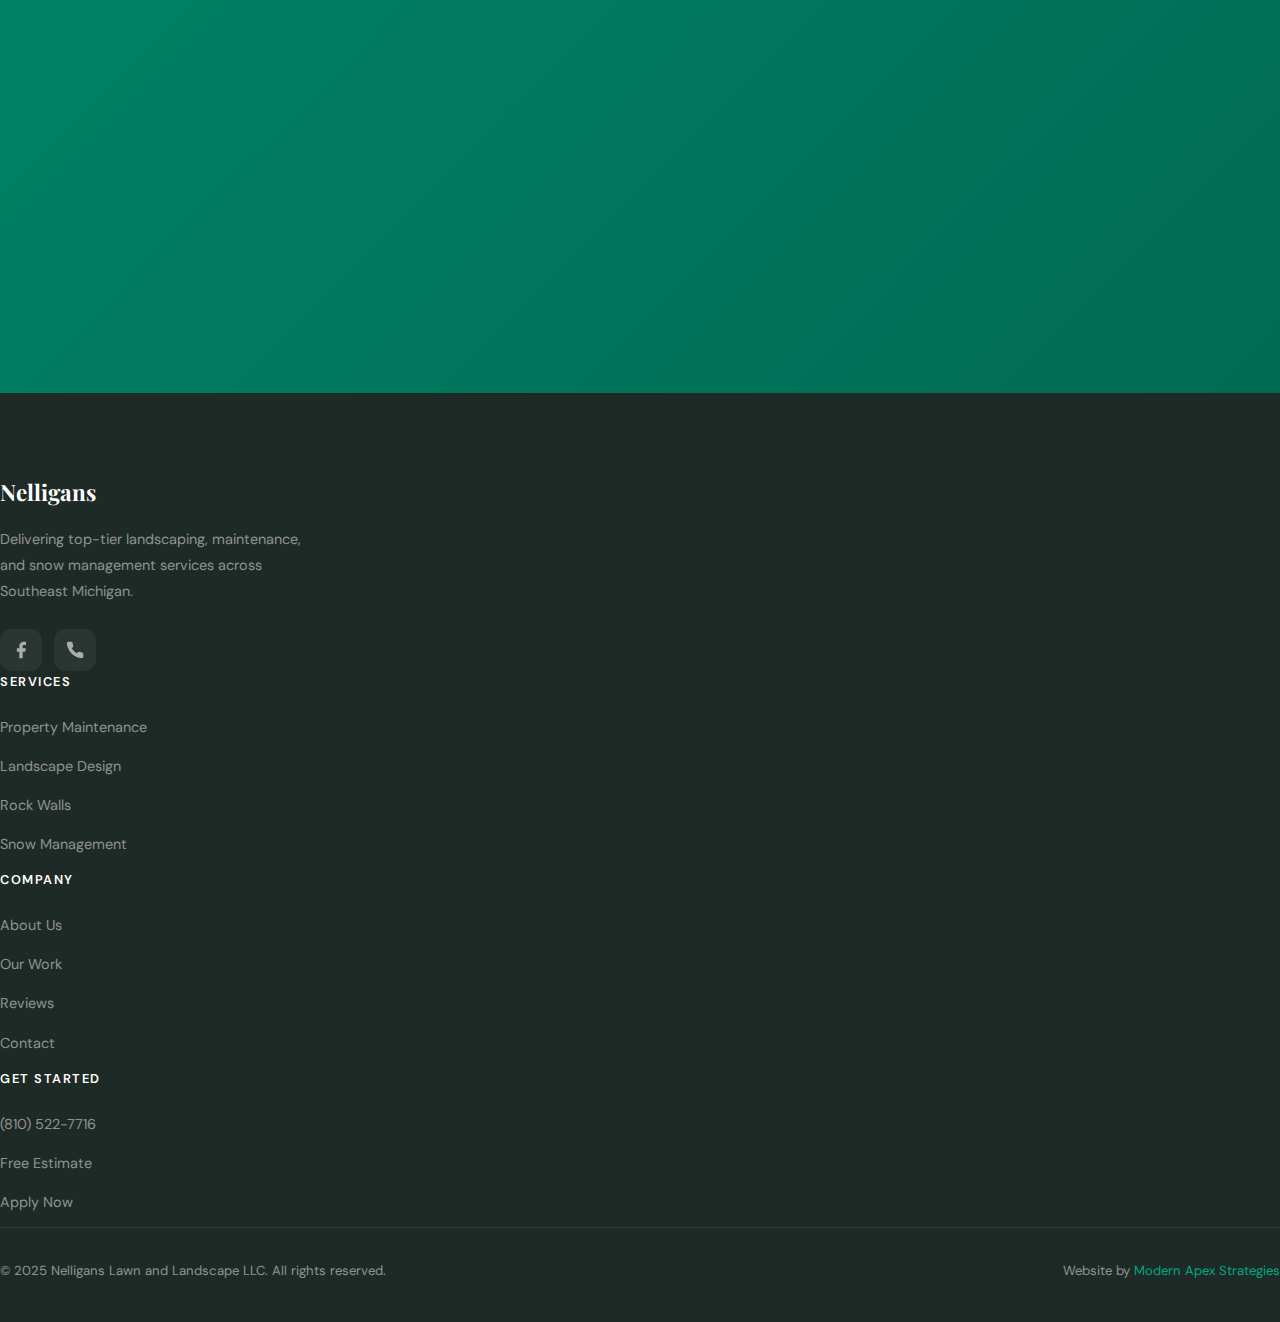
<file: services.html>
<!DOCTYPE html>
<html lang="en">
<head>
<meta charset="UTF-8">
<meta name="viewport" content="width=device-width, initial-scale=1.0, maximum-scale=1.0, user-scalable=no">
<title>Our Services — Nelligans Lawn & Landscape</title>
<meta name="description" content="Comprehensive landscaping services in Southeast Michigan — property maintenance, landscape design, rock walls, and snow management. Free estimates available.">
<link rel="preconnect" href="https://fonts.googleapis.com">
<link href="https://fonts.googleapis.com/css2?family=Playfair+Display:ital,wght@0,400;0,600;0,700;1,400&family=DM+Sans:wght@300;400;500;600;700&display=swap" rel="stylesheet">
<link rel="stylesheet" href="styles.css">
<style>
/* PAGE HERO */
.page-hero{background:var(--charcoal);padding:160px 0 100px;position:relative;overflow:hidden}
.page-hero::before{content:'';position:absolute;inset:0;background:radial-gradient(ellipse at 70% 30%,rgba(0,130,101,0.15),transparent 70%)}
.page-hero::after{content:'';position:absolute;bottom:0;left:0;right:0;height:120px;background:linear-gradient(to top,var(--cream),transparent)}
.page-hero .container{position:relative;z-index:2}
.page-hero-tag{display:inline-flex;align-items:center;gap:8px;font-size:0.78rem;font-weight:600;color:var(--brand-light);text-transform:uppercase;letter-spacing:2px;margin-bottom:20px}
.page-hero-tag::before{content:'';width:24px;height:2px;background:var(--brand-light)}
.page-hero h1{font-family:'Playfair Display',serif;font-size:3.5rem;color:var(--white);line-height:1.15;margin-bottom:20px;max-width:750px}
.page-hero p{font-size:1.15rem;color:rgba(255,253,248,0.7);max-width:560px;line-height:1.8}

/* TRUST BAR */
.trust-bar{background:var(--white);border-bottom:1px solid rgba(0,40,30,0.06);padding:28px 0}
.trust-grid{display:grid;grid-template-columns:repeat(4,1fr);gap:24px;text-align:center}
.trust-item{display:flex;align-items:center;justify-content:center;gap:12px}
.trust-icon{width:44px;height:44px;border-radius:50%;background:var(--brand-pale);display:flex;align-items:center;justify-content:center;flex-shrink:0}
.trust-icon svg{width:20px;height:20px;color:var(--brand)}
.trust-text{text-align:left}
.trust-text strong{display:block;font-size:0.85rem;color:var(--charcoal)}
.trust-text span{font-size:0.78rem;color:var(--text-light)}

/* SERVICE SECTIONS */
.service-section{position:relative}
.service-section:nth-child(odd){background:var(--cream)}
.service-section:nth-child(even){background:var(--sand-pale)}
.service-grid{display:grid;grid-template-columns:1fr 1fr;gap:80px;align-items:center}
.service-section:nth-child(even) .service-grid{direction:rtl}
.service-section:nth-child(even) .service-grid > *{direction:ltr}
.service-visual{position:relative}
.service-img-placeholder{width:100%;aspect-ratio:4/3;border-radius:var(--radius-lg);display:flex;align-items:center;justify-content:center;font-size:0.9rem;color:var(--text-light);box-shadow:var(--shadow-lg)}
.service-content .section-tag{display:inline-flex;align-items:center;gap:12px;font-size:0.78rem;font-weight:600;color:var(--brand);text-transform:uppercase;letter-spacing:2px;margin-bottom:16px}
.service-content .section-tag::before{content:'';width:24px;height:2px;background:var(--brand)}
.service-content h2{font-family:'Playfair Display',serif;font-size:2.4rem;line-height:1.2;margin-bottom:20px;color:var(--charcoal)}
.service-content > p{color:var(--text-light);font-size:1.05rem;margin-bottom:28px;line-height:1.8}
.service-features{list-style:none;padding:0;margin-bottom:32px}
.service-features li{display:flex;align-items:flex-start;gap:12px;margin-bottom:14px;color:var(--text)}
.service-features li svg{width:20px;height:20px;color:var(--brand);flex-shrink:0;margin-top:3px}
.service-features li span{font-size:0.95rem}
.btn-primary{display:inline-flex;align-items:center;gap:8px;background:var(--brand);color:var(--white);padding:16px 32px;border-radius:50px;text-decoration:none;font-weight:600;font-size:0.95rem;transition:all 0.3s;border:none;cursor:pointer}
.btn-primary:hover{background:var(--brand-deep);transform:translateY(-2px);box-shadow:var(--shadow-md)}
.btn-outline{display:inline-flex;align-items:center;gap:8px;background:transparent;color:var(--brand);padding:16px 32px;border-radius:50px;text-decoration:none;font-weight:600;font-size:0.95rem;transition:all 0.3s;border:2px solid var(--brand)}
.btn-outline:hover{background:var(--brand);color:var(--white);transform:translateY(-2px)}

/* PROCESS */
.process{background:var(--charcoal);color:var(--cream);position:relative;overflow:hidden}
.process::before{content:'';position:absolute;inset:0;background:radial-gradient(ellipse at 50% 100%,rgba(0,130,101,0.1),transparent 60%)}
.process .container{position:relative;z-index:2}
.process-header{text-align:center;margin-bottom:72px}
.process-header .section-tag{display:inline-flex;align-items:center;gap:12px;font-size:0.78rem;font-weight:600;color:var(--brand-light);text-transform:uppercase;letter-spacing:2px;margin-bottom:16px}
.process-header .section-tag::before{content:'';width:24px;height:2px;background:var(--brand-light)}
.process-header h2{font-family:'Playfair Display',serif;font-size:2.6rem;margin-bottom:16px}
.process-header p{color:rgba(255,253,248,0.7);font-size:1.1rem;max-width:560px;margin:0 auto}
.process-grid{display:grid;grid-template-columns:repeat(4,1fr);gap:32px}
.process-step{text-align:center;position:relative}
.process-step::after{content:'';position:absolute;top:36px;right:-16px;width:32px;height:2px;background:rgba(0,168,130,0.3)}
.process-step:last-child::after{display:none}
.step-number{width:72px;height:72px;border-radius:50%;background:rgba(0,130,101,0.15);border:2px solid var(--brand);display:flex;align-items:center;justify-content:center;margin:0 auto 20px;font-family:'Playfair Display',serif;font-size:1.5rem;font-weight:700;color:var(--brand-light)}
.process-step h3{font-family:'Playfair Display',serif;font-size:1.15rem;margin-bottom:8px}
.process-step p{color:rgba(255,253,248,0.6);font-size:0.9rem;line-height:1.6}

/* BOTTOM CTA */
.bottom-cta{background:var(--brand);text-align:center;position:relative;overflow:hidden}
.bottom-cta::before{content:'';position:absolute;inset:0;background:linear-gradient(135deg,var(--brand),var(--brand-deep))}
.bottom-cta .container{position:relative;z-index:2}
.bottom-cta h2{font-family:'Playfair Display',serif;font-size:2.8rem;color:var(--white);margin-bottom:16px}
.bottom-cta p{color:rgba(255,255,255,0.85);font-size:1.1rem;max-width:560px;margin:0 auto 36px}
.cta-buttons{display:flex;gap:16px;justify-content:center;flex-wrap:wrap}
.btn-white{display:inline-flex;align-items:center;gap:8px;background:var(--white);color:var(--brand);padding:16px 36px;border-radius:50px;text-decoration:none;font-weight:600;font-size:0.95rem;transition:all 0.3s}
.btn-white:hover{transform:translateY(-2px);box-shadow:0 8px 30px rgba(0,0,0,0.2)}
.btn-white-outline{display:inline-flex;align-items:center;gap:8px;background:transparent;color:var(--white);padding:16px 36px;border-radius:50px;text-decoration:none;font-weight:600;font-size:0.95rem;transition:all 0.3s;border:2px solid rgba(255,255,255,0.4)}
.btn-white-outline:hover{background:rgba(255,255,255,0.1);border-color:var(--white);transform:translateY(-2px)}

/* RESPONSIVE */
@media(max-width:1024px){
.service-grid{grid-template-columns:1fr;gap:48px}
.service-section:nth-child(even) .service-grid{direction:ltr}
.trust-grid{grid-template-columns:repeat(2,1fr)}
.process-grid{grid-template-columns:repeat(2,1fr);gap:48px}
.process-step::after{display:none}
.page-hero h1{font-size:2.8rem}
}
@media(max-width:768px){
.page-hero{padding:130px 0 80px}
.page-hero h1{font-size:2.2rem}
.trust-grid{grid-template-columns:1fr}
.service-content h2{font-size:2rem}
.bottom-cta h2{font-size:2.2rem}
}
@media(max-width:480px){
.page-hero h1{font-size:1.8rem}
.process-grid{grid-template-columns:1fr}
.bottom-cta h2{font-size:1.8rem}
.cta-buttons{flex-direction:column;align-items:center}
}
</style>
</head>
<body>

<!-- NAV -->
<nav class="nav scrolled" id="nav">
<div class="container nav-container">
<div class="nav-logo"><a href="index.html" style="text-decoration:none;display:flex;align-items:center">
<svg class="logo-icon" viewBox="0 0 48 48" style="width:36px;height:36px;margin-right:10px;color:var(--brand)"><path d="M24 2l6.5 18h19l-15.5 11.5 6.5 18-15.5-11.5-15.5 11.5 6.5-18-15.5-11.5h19z" fill="currentColor"/></svg>
<span style="font-family:'Playfair Display',serif;font-size:1.4rem;font-weight:700;color:var(--charcoal)">Nelligans</span></a></div>
<button class="nav-toggle" id="navToggle" aria-label="Toggle menu"><span></span><span></span><span></span></button>
<ul class="nav-links" id="navLinks">
<li><a href="index.html">Home</a></li>
<li><a href="about.html">About</a></li>
<li><a href="services.html" style="color:var(--brand)">Services</a></li>
<li><a href="gallery.html">Gallery</a></li>
<li><a href="contact.html">Contact</a></li>
<li><a href="tel:8105227716" class="nav-cta">Call Us</a></li>
</ul>
</div>
</nav>

<!-- HERO -->
<section class="page-hero">
<div class="container">
<div class="page-hero-tag reveal">What We Do</div>
<h1 class="reveal">Comprehensive Services for Every Property</h1>
<p class="reveal">From weekly maintenance to full landscape transformations — we deliver professional results that protect your investment and elevate your curb appeal.</p>
</div>
</section>

<!-- TRUST BAR -->
<section class="trust-bar">
<div class="container">
<div class="trust-grid">
<div class="trust-item">
<div class="trust-icon"><svg viewBox="0 0 24 24" fill="none" stroke="currentColor" stroke-width="2" stroke-linecap="round" stroke-linejoin="round"><path d="M12 22s8-4 8-10V5l-8-3-8 3v7c0 6 8 10 8 10z"/></svg></div>
<div class="trust-text"><strong>Licensed & Insured</strong><span>Full protection</span></div>
</div>
<div class="trust-item">
<div class="trust-icon"><svg viewBox="0 0 24 24" fill="none" stroke="currentColor" stroke-width="2" stroke-linecap="round" stroke-linejoin="round"><path d="M22 11.08V12a10 10 0 1 1-5.93-9.14"/><polyline points="22 4 12 14.01 9 11.01"/></svg></div>
<div class="trust-text"><strong>Satisfaction Guaranteed</strong><span>We make it right</span></div>
</div>
<div class="trust-item">
<div class="trust-icon"><svg viewBox="0 0 24 24" fill="none" stroke="currentColor" stroke-width="2" stroke-linecap="round" stroke-linejoin="round"><circle cx="12" cy="12" r="10"/><polyline points="12 6 12 12 16 14"/></svg></div>
<div class="trust-text"><strong>Always Reliable</strong><span>On time, every time</span></div>
</div>
<div class="trust-item">
<div class="trust-icon"><svg viewBox="0 0 24 24" fill="none" stroke="currentColor" stroke-width="2" stroke-linecap="round" stroke-linejoin="round"><path d="M17 21v-2a4 4 0 0 0-4-4H5a4 4 0 0 0-4 4v2"/><circle cx="9" cy="7" r="4"/><path d="M23 21v-2a4 4 0 0 0-3-3.87"/><path d="M16 3.13a4 4 0 0 1 0 7.75"/></svg></div>
<div class="trust-text"><strong>Community Trusted</strong><span>500+ properties served</span></div>
</div>
</div>
</div>
</section>

<!-- SERVICE 1: PROPERTY MAINTENANCE -->
<section class="service-section section-pad" id="maintenance">
<div class="container">
<div class="service-grid">
<div class="service-visual reveal">
<div class="service-img-placeholder" style="background:linear-gradient(135deg,var(--brand-pale),var(--sand-light))">Property Maintenance Photo Coming Soon</div>
</div>
<div class="service-content reveal">
<div class="section-tag">Year-Round Care</div>
<h2>Property Maintenance</h2>
<p>Your property's first impression matters. Our comprehensive maintenance programs keep your landscape looking pristine week after week — so you never have to think about it.</p>
<ul class="service-features">
<li><svg viewBox="0 0 24 24" fill="none" stroke="currentColor" stroke-width="2.5" stroke-linecap="round" stroke-linejoin="round"><polyline points="20 6 9 17 4 12"/></svg><span><strong>Weekly Lawn Mowing</strong> — precision cutting with clean striping patterns</span></li>
<li><svg viewBox="0 0 24 24" fill="none" stroke="currentColor" stroke-width="2.5" stroke-linecap="round" stroke-linejoin="round"><polyline points="20 6 9 17 4 12"/></svg><span><strong>Trimming & Edging</strong> — crisp borders along walkways, driveways, and beds</span></li>
<li><svg viewBox="0 0 24 24" fill="none" stroke="currentColor" stroke-width="2.5" stroke-linecap="round" stroke-linejoin="round"><polyline points="20 6 9 17 4 12"/></svg><span><strong>Spring & Fall Cleanups</strong> — debris removal, leaf clearing, and seasonal prep</span></li>
<li><svg viewBox="0 0 24 24" fill="none" stroke="currentColor" stroke-width="2.5" stroke-linecap="round" stroke-linejoin="round"><polyline points="20 6 9 17 4 12"/></svg><span><strong>Mulching & Bed Care</strong> — fresh mulch, weed control, and bed maintenance</span></li>
<li><svg viewBox="0 0 24 24" fill="none" stroke="currentColor" stroke-width="2.5" stroke-linecap="round" stroke-linejoin="round"><polyline points="20 6 9 17 4 12"/></svg><span><strong>Fertilization Programs</strong> — targeted nutrition for a thick, healthy lawn</span></li>
</ul>
<a href="contact.html" class="btn-primary">Get a Free Estimate</a>
</div>
</div>
</div>
</section>

<!-- SERVICE 2: LANDSCAPE DESIGN -->
<section class="service-section section-pad" id="design">
<div class="container">
<div class="service-grid">
<div class="service-visual reveal">
<div class="service-img-placeholder" style="background:linear-gradient(135deg,rgba(0,130,101,0.12),var(--sand-light))">Landscape Design Photo Coming Soon</div>
</div>
<div class="service-content reveal">
<div class="section-tag">Custom Creations</div>
<h2>Landscape Design & Installation</h2>
<p>Transform your outdoor space into something extraordinary. From concept to completion, we design and install landscapes that increase your property value and create spaces you'll love spending time in.</p>
<ul class="service-features">
<li><svg viewBox="0 0 24 24" fill="none" stroke="currentColor" stroke-width="2.5" stroke-linecap="round" stroke-linejoin="round"><polyline points="20 6 9 17 4 12"/></svg><span><strong>Custom Design Plans</strong> — tailored to your property, style, and budget</span></li>
<li><svg viewBox="0 0 24 24" fill="none" stroke="currentColor" stroke-width="2.5" stroke-linecap="round" stroke-linejoin="round"><polyline points="20 6 9 17 4 12"/></svg><span><strong>Plantings & Garden Beds</strong> — shrubs, perennials, trees, and ornamental grasses</span></li>
<li><svg viewBox="0 0 24 24" fill="none" stroke="currentColor" stroke-width="2.5" stroke-linecap="round" stroke-linejoin="round"><polyline points="20 6 9 17 4 12"/></svg><span><strong>Hardscaping</strong> — patios, walkways, fire pits, and outdoor living spaces</span></li>
<li><svg viewBox="0 0 24 24" fill="none" stroke="currentColor" stroke-width="2.5" stroke-linecap="round" stroke-linejoin="round"><polyline points="20 6 9 17 4 12"/></svg><span><strong>Drainage Solutions</strong> — protect your property from water damage and erosion</span></li>
<li><svg viewBox="0 0 24 24" fill="none" stroke="currentColor" stroke-width="2.5" stroke-linecap="round" stroke-linejoin="round"><polyline points="20 6 9 17 4 12"/></svg><span><strong>Sod & Seeding</strong> — lush, green lawns installed professionally</span></li>
</ul>
<a href="contact.html" class="btn-primary">Start Your Project</a>
</div>
</div>
</div>
</section>

<!-- SERVICE 3: ROCK WALLS -->
<section class="service-section section-pad" id="walls">
<div class="container">
<div class="service-grid">
<div class="service-visual reveal">
<div class="service-img-placeholder" style="background:linear-gradient(135deg,var(--sand),var(--stone-light))">Rock Wall Photo Coming Soon</div>
</div>
<div class="service-content reveal">
<div class="section-tag">Built to Last</div>
<h2>Rock Walls & Retaining Walls</h2>
<p>Add structure, beauty, and lasting value to your property. Our rock walls solve real problems — from erosion control to creating usable space on sloped terrain — while looking stunning for decades.</p>
<ul class="service-features">
<li><svg viewBox="0 0 24 24" fill="none" stroke="currentColor" stroke-width="2.5" stroke-linecap="round" stroke-linejoin="round"><polyline points="20 6 9 17 4 12"/></svg><span><strong>Natural Stone Walls</strong> — handcrafted with premium Michigan stone</span></li>
<li><svg viewBox="0 0 24 24" fill="none" stroke="currentColor" stroke-width="2.5" stroke-linecap="round" stroke-linejoin="round"><polyline points="20 6 9 17 4 12"/></svg><span><strong>Retaining Walls</strong> — structural solutions for slopes and erosion</span></li>
<li><svg viewBox="0 0 24 24" fill="none" stroke="currentColor" stroke-width="2.5" stroke-linecap="round" stroke-linejoin="round"><polyline points="20 6 9 17 4 12"/></svg><span><strong>Decorative Boulder Placement</strong> — natural accent features that enhance your landscape</span></li>
<li><svg viewBox="0 0 24 24" fill="none" stroke="currentColor" stroke-width="2.5" stroke-linecap="round" stroke-linejoin="round"><polyline points="20 6 9 17 4 12"/></svg><span><strong>Garden Bed Borders</strong> — defined, elegant edging for planting areas</span></li>
<li><svg viewBox="0 0 24 24" fill="none" stroke="currentColor" stroke-width="2.5" stroke-linecap="round" stroke-linejoin="round"><polyline points="20 6 9 17 4 12"/></svg><span><strong>Terraced Landscapes</strong> — maximize usable space on any terrain</span></li>
</ul>
<a href="contact.html" class="btn-primary">Request a Consultation</a>
</div>
</div>
</div>
</section>

<!-- SERVICE 4: SNOW MANAGEMENT -->
<section class="service-section section-pad" id="snow">
<div class="container">
<div class="service-grid">
<div class="service-visual reveal">
<div class="service-img-placeholder" style="background:linear-gradient(135deg,#e8eef5,#cdd8e4)">Snow Management Photo Coming Soon</div>
</div>
<div class="service-content reveal">
<div class="section-tag">Winter Ready</div>
<h2>Snow Management</h2>
<p>Michigan winters don't wait — and neither do we. Our snow management services keep your property safe, accessible, and liability-free all season long. One call, total peace of mind.</p>
<ul class="service-features">
<li><svg viewBox="0 0 24 24" fill="none" stroke="currentColor" stroke-width="2.5" stroke-linecap="round" stroke-linejoin="round"><polyline points="20 6 9 17 4 12"/></svg><span><strong>Commercial & Residential Plowing</strong> — fast response for properties of all sizes</span></li>
<li><svg viewBox="0 0 24 24" fill="none" stroke="currentColor" stroke-width="2.5" stroke-linecap="round" stroke-linejoin="round"><polyline points="20 6 9 17 4 12"/></svg><span><strong>Salt & Ice Management</strong> — prevent slips and liability with proactive treatment</span></li>
<li><svg viewBox="0 0 24 24" fill="none" stroke="currentColor" stroke-width="2.5" stroke-linecap="round" stroke-linejoin="round"><polyline points="20 6 9 17 4 12"/></svg><span><strong>24/7 Emergency Response</strong> — we're on call when storms hit, day or night</span></li>
<li><svg viewBox="0 0 24 24" fill="none" stroke="currentColor" stroke-width="2.5" stroke-linecap="round" stroke-linejoin="round"><polyline points="20 6 9 17 4 12"/></svg><span><strong>Seasonal Contracts</strong> — lock in your rate and never worry about winter again</span></li>
<li><svg viewBox="0 0 24 24" fill="none" stroke="currentColor" stroke-width="2.5" stroke-linecap="round" stroke-linejoin="round"><polyline points="20 6 9 17 4 12"/></svg><span><strong>Sidewalk & Walkway Clearing</strong> — complete access, every entrance</span></li>
</ul>
<a href="contact.html" class="btn-primary">Secure Your Winter Contract</a>
</div>
</div>
</div>
</section>

<!-- PROCESS -->
<section class="process section-pad">
<div class="container">
<div class="process-header reveal">
<div class="section-tag">How It Works</div>
<h2>Simple Process, Exceptional Results</h2>
<p>From first call to finished project — we make it easy to get the property you've always wanted.</p>
</div>
<div class="process-grid">
<div class="process-step reveal">
<div class="step-number">1</div>
<h3>Free Estimate</h3>
<p>Call us or fill out our form. We'll visit your property and provide a detailed, no-obligation quote.</p>
</div>
<div class="process-step reveal reveal-delay-1">
<div class="step-number">2</div>
<h3>Custom Plan</h3>
<p>We'll design a service plan tailored to your property's unique needs, timeline, and budget.</p>
</div>
<div class="process-step reveal reveal-delay-2">
<div class="step-number">3</div>
<h3>Professional Execution</h3>
<p>Our experienced crew delivers precision results with minimal disruption to your daily life.</p>
</div>
<div class="process-step reveal reveal-delay-3">
<div class="step-number">4</div>
<h3>Ongoing Support</h3>
<p>We don't disappear after the job. Ongoing maintenance and support keeps your property perfect.</p>
</div>
</div>
</div>
</section>

<!-- BOTTOM CTA -->
<section class="bottom-cta section-pad">
<div class="container reveal">
<h2>Ready to Get Started?</h2>
<p>Join hundreds of satisfied Southeast Michigan property owners. Your free estimate is one call away.</p>
<div class="cta-buttons">
<a href="tel:8105227716" class="btn-white">
<svg viewBox="0 0 24 24" fill="none" stroke="currentColor" stroke-width="2" style="width:20px;height:20px"><path d="M22 16.92v3a2 2 0 0 1-2.18 2 19.79 19.79 0 0 1-8.63-3.07 19.5 19.5 0 0 1-6-6 19.79 19.79 0 0 1-3.07-8.67A2 2 0 0 1 4.11 2h3a2 2 0 0 1 2 1.72c.127.96.361 1.903.7 2.81a2 2 0 0 1-.45 2.11L8.09 9.91a16 16 0 0 0 6 6l1.27-1.27a2 2 0 0 1 2.11-.45c.907.339 1.85.573 2.81.7A2 2 0 0 1 22 16.92z"/></svg>
(810) 522-7716
</a>
<a href="contact.html" class="btn-white-outline">Request Free Estimate</a>
</div>
</div>
</section>

<!-- FOOTER -->
<footer class="footer">
<div class="footer-content">
<div class="footer-section">
<div class="footer-logo" style="font-family:'Playfair Display',serif;font-size:1.4rem;font-weight:700;color:var(--white);margin-bottom:16px">Nelligans</div>
<p class="footer-desc">Delivering top-tier landscaping, maintenance, and snow management services across Southeast Michigan.</p>
<div class="footer-social">
<a href="https://www.facebook.com/Nelliganslawnandlandscape" target="_blank" rel="noopener" aria-label="Facebook"><svg viewBox="0 0 24 24" fill="currentColor" style="width:20px;height:20px"><path d="M18 2h-3a5 5 0 0 0-5 5v3H7v4h3v8h4v-8h3l1-4h-4V7a1 1 0 0 1 1-1h3z"/></svg></a>
<a href="tel:8105227716" aria-label="Phone"><svg viewBox="0 0 24 24" fill="currentColor" style="width:20px;height:20px"><path d="M22 16.92v3a2 2 0 0 1-2.18 2 19.79 19.79 0 0 1-8.63-3.07 19.5 19.5 0 0 1-6-6 19.79 19.79 0 0 1-3.07-8.67A2 2 0 0 1 4.11 2h3a2 2 0 0 1 2 1.72c.127.96.361 1.903.7 2.81a2 2 0 0 1-.45 2.11L8.09 9.91a16 16 0 0 0 6 6l1.27-1.27a2 2 0 0 1 2.11-.45c.907.339 1.85.573 2.81.7A2 2 0 0 1 22 16.92z"/></svg></a>
</div>
</div>
<div>
<h4>Services</h4>
<ul>
<li><a href="services.html#maintenance">Property Maintenance</a></li>
<li><a href="services.html#design">Landscape Design</a></li>
<li><a href="services.html#walls">Rock Walls</a></li>
<li><a href="services.html#snow">Snow Management</a></li>
</ul>
</div>
<div>
<h4>Company</h4>
<ul>
<li><a href="about.html">About Us</a></li>
<li><a href="gallery.html">Our Work</a></li>
<li><a href="https://www.facebook.com/Nelliganslawnandlandscape/reviews" target="_blank" rel="noopener">Reviews</a></li>
<li><a href="contact.html">Contact</a></li>
</ul>
</div>
<div>
<h4>Get Started</h4>
<ul>
<li><a href="tel:8105227716">(810) 522-7716</a></li>
<li><a href="contact.html">Free Estimate</a></li>
<li><a href="contact.html">Apply Now</a></li>
</ul>
</div>
</div>
<div class="footer-bottom">
<span>&copy; 2025 Nelligans Lawn and Landscape LLC. All rights reserved.</span>
<span>Website by <a href="https://modernapexstrategies.com" target="_blank" rel="noopener">Modern Apex Strategies</a></span>
</div>
</footer>

<script>
const nav=document.getElementById('nav');
window.addEventListener('scroll',()=>nav.classList.toggle('scrolled',window.scrollY>50));
const navToggle=document.getElementById('navToggle'),navLinks=document.getElementById('navLinks');
navToggle.addEventListener('click',()=>{navToggle.classList.toggle('active');navLinks.classList.toggle('open')});
navLinks.querySelectorAll('a').forEach(l=>l.addEventListener('click',()=>{navToggle.classList.remove('active');navLinks.classList.remove('open')}));
const observer=new IntersectionObserver(e=>{e.forEach(entry=>{if(entry.isIntersecting)entry.target.classList.add('visible')});},{threshold:0.1,rootMargin:'0px 0px -40px 0px'});
document.querySelectorAll('.reveal').forEach(el=>observer.observe(el));
</script>
</body>
</html>
</file>
<file: styles.css>
*,*::before,*::after{margin:0;padding:0;box-sizing:border-box}
:root{
--brand:#008265;--brand-deep:#006B53;--brand-dark:#005544;--brand-light:#00a882;--brand-pale:#e6f5f1;--brand-glow:rgba(0,130,101,0.15);
--sand:#e8dcc8;--sand-light:#f5f0e8;--sand-pale:#faf8f4;--cream:#fffdf8;--stone:#8a8577;--stone-light:#b5b0a3;
--charcoal:#1e2a26;--text:#2e3a36;--text-light:#5a6a62;--white:#ffffff;
--shadow-sm:0 2px 8px rgba(0,40,30,0.06);--shadow-md:0 8px 30px rgba(0,40,30,0.1);--shadow-lg:0 20px 60px rgba(0,40,30,0.12);
--radius:12px;--radius-lg:20px;
}
html{scroll-behavior:smooth;font-size:16px}
body{font-family:'DM Sans',sans-serif;color:var(--text);background:var(--cream);line-height:1.7;overflow-x:hidden;-webkit-font-smoothing:antialiased}
.container{max-width:1200px;margin:0 auto;padding:0 24px}
.section-pad{padding:120px 0}
@keyframes fadeUp{from{opacity:0;transform:translateY(40px)}to{opacity:1;transform:translateY(0)}}
@keyframes fadeIn{from{opacity:0}to{opacity:1}}
@keyframes float{0%,100%{transform:translateY(0)}50%{transform:translateY(-10px)}}
@keyframes pulse{0%,100%{opacity:1}50%{opacity:0.5}}
.reveal{opacity:0;transform:translateY(40px);transition:opacity 0.8s ease,transform 0.8s ease}
.reveal.visible{opacity:1;transform:translateY(0)}
.reveal-delay-1{transition-delay:0.1s}.reveal-delay-2{transition-delay:0.2s}.reveal-delay-3{transition-delay:0.3s}.reveal-delay-4{transition-delay:0.4s}

/* NAV */
.nav{position:fixed;top:0;left:0;right:0;z-index:1000;padding:16px 0;transition:all 0.4s ease}
.nav.scrolled{background:rgba(255,253,248,0.97);backdrop-filter:blur(20px);-webkit-backdrop-filter:blur(20px);padding:10px 0;box-shadow:0 2px 20px rgba(0,40,30,0.08)}
.nav-inner{display:flex;align-items:center;justify-content:space-between;max-width:1200px;margin:0 auto;padding:0 24px}
.nav-logo{display:flex;align-items:center;text-decoration:none}
.nav-logo img{height:56px;width:auto;transition:all 0.4s}
.nav.scrolled .nav-logo img{height:48px}
.nav-links{display:flex;gap:36px;list-style:none;align-items:center}
.nav-links a{text-decoration:none;color:rgba(255,253,248,0.85);font-size:0.88rem;font-weight:500;letter-spacing:0.5px;text-transform:uppercase;transition:color 0.3s;position:relative}
.nav.scrolled .nav-links a{color:var(--text)}
.nav-links a::after{content:'';position:absolute;bottom:-4px;left:0;width:0;height:2px;background:var(--brand);transition:width 0.3s ease}
.nav-links a:hover::after{width:100%}
.nav-links a:hover{color:var(--brand)}
.nav-cta{background:var(--brand)!important;color:var(--white)!important;padding:10px 24px;border-radius:50px;font-weight:600!important;transition:all 0.3s ease!important}
.nav-cta:hover{background:var(--brand-deep)!important;transform:translateY(-1px)}
.nav-cta::after{display:none!important}
.nav-toggle{display:none;background:none;border:none;cursor:pointer;padding:8px}
.nav-toggle span{display:block;width:26px;height:2px;background:var(--cream);margin:6px 0;transition:all 0.3s;border-radius:2px}
.nav.scrolled .nav-toggle span{background:var(--text)}
.nav-toggle.active span:nth-child(1){transform:rotate(45deg) translate(5px,6px)}
.nav-toggle.active span:nth-child(2){opacity:0}
.nav-toggle.active span:nth-child(3){transform:rotate(-45deg) translate(5px,-6px)}

/* HERO */
.hero{position:relative;min-height:100vh;display:flex;align-items:center;overflow:hidden}
.hero-bg{position:absolute;inset:0;background-image:url('[data-uri]');background-size:cover;background-position:center 40%}
.hero-bg::after{content:'';position:absolute;inset:0;background:linear-gradient(160deg, rgba(0,50,40,0.85) 0%, rgba(0,82,65,0.7) 40%, rgba(30,42,38,0.85) 100%)}
.hero-content{position:relative;z-index:2;max-width:1200px;margin:0 auto;padding:0 24px;padding-top:80px}
.hero-badge{display:inline-flex;align-items:center;gap:8px;background:rgba(0,168,130,0.15);border:1px solid rgba(0,168,130,0.35);padding:8px 20px;border-radius:50px;font-size:0.8rem;font-weight:600;color:var(--brand-light);letter-spacing:1.5px;text-transform:uppercase;margin-bottom:32px;animation:fadeUp 0.8s ease both}
.hero-badge::before{content:'';width:8px;height:8px;background:var(--brand-light);border-radius:50%;animation:pulse 2s ease-in-out infinite}
.hero h1{font-family:'Playfair Display',serif;font-size:clamp(3rem,7vw,5.5rem);font-weight:700;color:var(--cream);line-height:1.08;letter-spacing:-2px;max-width:800px;margin-bottom:28px;animation:fadeUp 0.8s ease 0.15s both}
.hero h1 em{font-style:italic;color:var(--brand-light);font-weight:400}
.hero-sub{font-size:1.15rem;color:rgba(255,253,248,0.75);max-width:520px;line-height:1.8;margin-bottom:48px;animation:fadeUp 0.8s ease 0.3s both}
.hero-actions{display:flex;gap:16px;flex-wrap:wrap;align-items:center;animation:fadeUp 0.8s ease 0.45s both}
.btn-primary{display:inline-flex;align-items:center;gap:10px;background:var(--brand);color:var(--white);padding:16px 36px;border-radius:50px;font-family:'DM Sans',sans-serif;font-size:0.95rem;font-weight:600;text-decoration:none;transition:all 0.3s ease;border:none;cursor:pointer;letter-spacing:0.3px}
.btn-primary:hover{background:var(--brand-deep);transform:translateY(-2px);box-shadow:0 8px 25px rgba(0,130,101,0.35)}
.btn-secondary{display:inline-flex;align-items:center;gap:10px;background:transparent;color:var(--cream);padding:16px 36px;border-radius:50px;font-family:'DM Sans',sans-serif;font-size:0.95rem;font-weight:500;text-decoration:none;border:1.5px solid rgba(255,253,248,0.3);transition:all 0.3s ease}
.btn-secondary:hover{border-color:var(--brand-light);color:var(--brand-light)}
.hero-scroll{position:absolute;bottom:40px;left:50%;transform:translateX(-50%);display:flex;flex-direction:column;align-items:center;gap:8px;color:rgba(255,253,248,0.4);font-size:0.7rem;letter-spacing:2px;text-transform:uppercase;animation:fadeIn 1s ease 1s both}
.hero-scroll-line{width:1px;height:40px;background:linear-gradient(to bottom, rgba(255,253,248,0.4), transparent);animation:float 2s ease-in-out infinite}

/* STATS */
.stats-bar{background:var(--white);border-bottom:1px solid rgba(0,40,30,0.06);position:relative;z-index:3}
.stats-inner{display:grid;grid-template-columns:repeat(4,1fr);max-width:1200px;margin:0 auto}
.stat-item{padding:40px 24px;text-align:center;border-right:1px solid rgba(0,40,30,0.06)}
.stat-item:last-child{border-right:none}
.stat-number{font-family:'Playfair Display',serif;font-size:2.8rem;font-weight:700;color:var(--brand);line-height:1;margin-bottom:6px}
.stat-label{font-size:0.82rem;color:var(--stone);text-transform:uppercase;letter-spacing:1.5px;font-weight:500}

/* SECTION HEADERS */
.section-header{text-align:center;margin-bottom:72px}
.section-tag{display:inline-flex;align-items:center;gap:12px;font-size:0.78rem;font-weight:600;color:var(--brand);text-transform:uppercase;letter-spacing:2.5px;margin-bottom:20px}
.section-tag::before,.section-tag::after{content:'';width:30px;height:1.5px;background:var(--brand);opacity:0.4}
.section-title{font-family:'Playfair Display',serif;font-size:clamp(2.2rem,4vw,3.2rem);font-weight:700;color:var(--charcoal);line-height:1.15;letter-spacing:-1px;max-width:600px;margin:0 auto 20px}
.section-subtitle{font-size:1.05rem;color:var(--text-light);max-width:560px;margin:0 auto;line-height:1.8}

/* ABOUT */
.about{background:var(--cream)}
.about-grid{display:grid;grid-template-columns:1fr 1fr;gap:80px;align-items:center}
.about-visual{position:relative}
.about-img-main{width:100%;aspect-ratio:4/5;border-radius:var(--radius-lg);overflow:hidden;box-shadow:var(--shadow-lg);position:relative}
.about-img-main img{width:100%;height:100%;object-fit:cover}
.about-img-main::after{content:'';position:absolute;inset:0;background:linear-gradient(to top, rgba(0,50,40,0.3) 0%, transparent 50%)}
.about-accent{position:absolute;bottom:-30px;right:-30px;width:180px;height:180px;border-radius:var(--radius-lg);background:var(--brand);display:flex;align-items:center;justify-content:center;flex-direction:column;box-shadow:var(--shadow-md);z-index:2}
.about-accent-number{font-family:'Playfair Display',serif;font-size:3rem;font-weight:700;color:var(--white);line-height:1}
.about-accent-text{font-size:0.75rem;text-transform:uppercase;letter-spacing:1.5px;font-weight:600;color:rgba(255,255,255,0.8)}
.about-tag{font-size:0.78rem;font-weight:600;color:var(--brand);text-transform:uppercase;letter-spacing:2.5px;margin-bottom:20px;display:flex;align-items:center;gap:12px}
.about-tag::before{content:'';width:30px;height:1.5px;background:var(--brand)}
.about-title{font-family:'Playfair Display',serif;font-size:clamp(2rem,3.5vw,2.8rem);font-weight:700;color:var(--charcoal);line-height:1.15;letter-spacing:-1px;margin-bottom:24px}
.about-text{color:var(--text-light);font-size:1.02rem;line-height:1.9;margin-bottom:36px}
.about-features{display:grid;grid-template-columns:1fr 1fr;gap:20px;margin-bottom:40px}
.about-feature{display:flex;align-items:flex-start;gap:14px}
.about-feature-icon{width:44px;height:44px;border-radius:12px;background:var(--brand-pale);display:flex;align-items:center;justify-content:center;flex-shrink:0;font-size:1.1rem}
.about-feature-text h4{font-size:0.92rem;font-weight:600;color:var(--charcoal);margin-bottom:2px}
.about-feature-text p{font-size:0.82rem;color:var(--stone);line-height:1.5}

/* SERVICES */
.services{background:var(--sand-pale);position:relative;overflow:hidden}
.services-grid{display:grid;grid-template-columns:repeat(2,1fr);gap:28px}
.service-card{background:var(--white);border-radius:var(--radius-lg);overflow:hidden;transition:all 0.4s ease;box-shadow:var(--shadow-sm);border:1px solid transparent}
.service-card:hover{transform:translateY(-6px);box-shadow:var(--shadow-lg);border-color:rgba(0,130,101,0.15)}
.service-card-img{height:240px;position:relative;overflow:hidden}
.service-card-img img{width:100%;height:100%;object-fit:cover;transition:transform 0.6s ease}
.service-card:hover .service-card-img img{transform:scale(1.05)}
.service-card-img .overlay{position:absolute;inset:0;background:linear-gradient(to bottom, transparent 40%, rgba(30,42,38,0.5) 100%)}
.service-card-img-bg{width:100%;height:100%;transition:transform 0.6s ease}
.service-card:hover .service-card-img-bg{transform:scale(1.05)}
.service-card-body{padding:36px}
.service-card-icon{width:52px;height:52px;border-radius:14px;background:linear-gradient(135deg, var(--brand) 0%, var(--brand-light) 100%);display:flex;align-items:center;justify-content:center;margin-bottom:20px;font-size:1.3rem;color:var(--white)}
.service-card h3{font-family:'Playfair Display',serif;font-size:1.5rem;font-weight:700;color:var(--charcoal);margin-bottom:12px;letter-spacing:-0.5px}
.service-card p{color:var(--text-light);font-size:0.95rem;line-height:1.75;margin-bottom:24px}
.service-tags{display:flex;flex-wrap:wrap;gap:8px;margin-bottom:24px}
.service-tag{background:var(--brand-pale);color:var(--brand-deep);padding:6px 14px;border-radius:50px;font-size:0.75rem;font-weight:500}
.service-link{display:inline-flex;align-items:center;gap:8px;color:var(--brand);font-weight:600;font-size:0.88rem;text-decoration:none;transition:gap 0.3s ease}
.service-link:hover{gap:14px}

/* GALLERY */
.gallery{background:var(--cream);overflow:hidden}
.gallery-grid{display:grid;grid-template-columns:repeat(3,1fr);gap:16px}
.gallery-item{border-radius:var(--radius);overflow:hidden;aspect-ratio:3/2;position:relative;cursor:pointer}
.gallery-item img{width:100%;height:100%;object-fit:cover;transition:transform 0.5s ease}
.gallery-item:hover img{transform:scale(1.08)}
.gallery-item::after{content:'';position:absolute;inset:0;background:rgba(0,50,40,0);transition:background 0.3s}
.gallery-item:hover::after{background:rgba(0,82,65,0.15)}

/* WHY */
.why{background:var(--charcoal);color:var(--cream);position:relative;overflow:hidden}
.why::before{content:'';position:absolute;inset:0;background:radial-gradient(ellipse at 10% 80%, rgba(0,130,101,0.25) 0%, transparent 50%),radial-gradient(ellipse at 90% 20%, rgba(0,168,130,0.1) 0%, transparent 50%)}
.why .section-tag{color:var(--brand-light)}.why .section-tag::before,.why .section-tag::after{background:var(--brand-light)}
.why .section-title{color:var(--cream)}.why .section-subtitle{color:rgba(255,253,248,0.6)}
.why-grid{display:grid;grid-template-columns:repeat(3,1fr);gap:40px;position:relative;z-index:1}
.why-card{padding:44px 36px;border-radius:var(--radius-lg);background:rgba(255,253,248,0.04);border:1px solid rgba(255,253,248,0.08);transition:all 0.4s ease}
.why-card:hover{background:rgba(0,130,101,0.1);border-color:rgba(0,168,130,0.3);transform:translateY(-4px)}
.why-card-num{font-family:'Playfair Display',serif;font-size:4rem;font-weight:700;color:rgba(0,130,101,0.25);line-height:1;margin-bottom:20px}
.why-card h3{font-family:'Playfair Display',serif;font-size:1.3rem;font-weight:600;color:var(--cream);margin-bottom:12px}
.why-card p{color:rgba(255,253,248,0.6);font-size:0.92rem;line-height:1.8}

/* HIRING */
.hiring{background:var(--brand);padding:80px 0;position:relative;overflow:hidden}
.hiring::before{content:'';position:absolute;inset:0;background:linear-gradient(135deg, var(--brand) 0%, var(--brand-deep) 50%, var(--brand-dark) 100%)}
.hiring::after{content:'';position:absolute;inset:0;background:radial-gradient(ellipse at 80% 50%, rgba(255,255,255,0.1) 0%, transparent 60%)}
.hiring-inner{display:flex;align-items:center;justify-content:space-between;gap:40px;position:relative;z-index:1}
.hiring-badge{display:inline-flex;align-items:center;gap:8px;background:rgba(255,255,255,0.15);border:1px solid rgba(255,255,255,0.25);padding:6px 16px;border-radius:50px;font-size:0.72rem;font-weight:700;color:var(--white);letter-spacing:2px;text-transform:uppercase;margin-bottom:16px}
.hiring-badge::before{content:'';width:8px;height:8px;border-radius:50%;background:var(--white);animation:pulse 2s ease-in-out infinite}
.hiring h2{font-family:'Playfair Display',serif;font-size:clamp(1.8rem,3vw,2.6rem);color:var(--white);font-weight:700;line-height:1.2;letter-spacing:-1px;margin-bottom:12px}
.hiring p{color:rgba(255,255,255,0.8);font-size:1rem;max-width:500px}
.hiring .btn-primary{background:var(--white);color:var(--brand-deep)}.hiring .btn-primary:hover{background:var(--cream);box-shadow:0 8px 25px rgba(0,0,0,0.2)}

/* TESTIMONIAL */
.testimonial{background:var(--cream)}
.testimonial-inner{max-width:800px;margin:0 auto;text-align:center}
.testimonial-quote{font-family:'Playfair Display',serif;font-size:8rem;color:var(--brand);line-height:0.5;opacity:0.2;margin-bottom:24px}
.testimonial-text{font-family:'Playfair Display',serif;font-size:clamp(1.3rem,2.5vw,1.8rem);color:var(--charcoal);line-height:1.6;font-style:italic;margin-bottom:32px}
.testimonial-cta{display:inline-flex;align-items:center;gap:8px;color:var(--brand);font-weight:600;font-size:0.9rem;text-decoration:none;border-bottom:2px solid var(--brand);padding-bottom:4px;transition:all 0.3s}
.testimonial-cta:hover{gap:12px}

/* CONTACT */
.contact{background:var(--sand-pale);position:relative;overflow:hidden}
.contact-grid{display:grid;grid-template-columns:1fr 1fr;gap:80px;align-items:start}
.contact-info h3{font-family:'Playfair Display',serif;font-size:2rem;font-weight:700;color:var(--charcoal);margin-bottom:16px;letter-spacing:-0.5px}
.contact-info>p{color:var(--text-light);font-size:1rem;line-height:1.8;margin-bottom:40px}
.contact-detail{display:flex;align-items:center;gap:20px;padding:20px 0;border-bottom:1px solid rgba(0,40,30,0.08)}
.contact-detail-icon{width:52px;height:52px;border-radius:14px;background:var(--white);display:flex;align-items:center;justify-content:center;flex-shrink:0;box-shadow:var(--shadow-sm)}
.contact-detail h4{font-size:0.78rem;text-transform:uppercase;letter-spacing:1.5px;color:var(--stone);font-weight:500;margin-bottom:4px}
.contact-detail a,.contact-detail p{color:var(--charcoal);font-size:1.05rem;font-weight:600;text-decoration:none}
.contact-detail a:hover{color:var(--brand)}
.contact-form{background:var(--white);padding:48px;border-radius:var(--radius-lg);box-shadow:var(--shadow-md)}
.contact-form h3{font-family:'Playfair Display',serif;font-size:1.5rem;font-weight:700;color:var(--charcoal);margin-bottom:28px}
.form-group{margin-bottom:20px}
.form-group label{display:block;font-size:0.82rem;font-weight:600;color:var(--text);margin-bottom:8px;text-transform:uppercase;letter-spacing:0.8px}
.form-group input,.form-group textarea,.form-group select{width:100%;padding:14px 18px;border:1.5px solid var(--sand);border-radius:var(--radius);font-family:'DM Sans',sans-serif;font-size:0.95rem;color:var(--text);background:var(--sand-pale);transition:all 0.3s;outline:none}
.form-group input:focus,.form-group textarea:focus,.form-group select:focus{border-color:var(--brand);background:var(--white);box-shadow:0 0 0 4px var(--brand-glow)}
.form-group textarea{resize:vertical;min-height:120px}
.form-row{display:grid;grid-template-columns:1fr 1fr;gap:16px}
.form-submit{width:100%;padding:16px;background:var(--brand);color:var(--white);border:none;border-radius:var(--radius);font-family:'DM Sans',sans-serif;font-size:0.95rem;font-weight:600;cursor:pointer;transition:all 0.3s}
.form-submit:hover{background:var(--brand-deep);transform:translateY(-2px);box-shadow:0 6px 20px rgba(0,130,101,0.3)}

/* FOOTER */
.footer{background:var(--charcoal);color:rgba(255,253,248,0.5);padding:80px 0 40px}
.footer-grid{display:grid;grid-template-columns:2fr 1fr 1fr 1fr;gap:60px;margin-bottom:60px}
.footer-logo img{height:50px;width:auto;opacity:0.9;margin-bottom:16px}
.footer-desc{font-size:0.9rem;line-height:1.8;margin-bottom:24px;max-width:320px}
.footer-social{display:flex;gap:12px}
.footer-social a{width:42px;height:42px;border-radius:12px;background:rgba(255,253,248,0.06);display:flex;align-items:center;justify-content:center;color:rgba(255,253,248,0.6);text-decoration:none;transition:all 0.3s;font-size:0.85rem}
.footer-social a:hover{background:var(--brand);color:var(--white)}
.footer h4{font-size:0.8rem;font-weight:600;color:var(--cream);text-transform:uppercase;letter-spacing:1.5px;margin-bottom:20px}
.footer ul{list-style:none}.footer ul li{margin-bottom:12px}
.footer ul a{color:rgba(255,253,248,0.5);text-decoration:none;font-size:0.9rem;transition:color 0.3s}
.footer ul a:hover{color:var(--brand-light)}
.footer-bottom{border-top:1px solid rgba(255,253,248,0.08);padding-top:32px;display:flex;justify-content:space-between;align-items:center;font-size:0.82rem}
.footer-bottom a{color:var(--brand-light);text-decoration:none}

/* RESPONSIVE */
@media(max-width:1024px){.about-grid{gap:50px}.footer-grid{grid-template-columns:1fr 1fr;gap:40px}.gallery-grid{grid-template-columns:repeat(2,1fr)}}
@media(max-width:768px){
.nav-links{display:none}.nav-links.open{display:flex;flex-direction:column;position:absolute;top:100%;left:0;right:0;background:var(--cream);padding:24px;gap:4px;box-shadow:var(--shadow-md);border-radius:0 0 var(--radius) var(--radius)}.nav-links.open a{color:var(--text)!important;padding:12px 0;display:block}
.nav-toggle{display:block}.section-pad{padding:80px 0}.stats-inner{grid-template-columns:repeat(2,1fr)}.stat-item:nth-child(2){border-right:none}
.about-grid{grid-template-columns:1fr;gap:40px}.about-accent{bottom:-20px;right:-10px;width:140px;height:140px}.about-accent-number{font-size:2.2rem}.about-features{grid-template-columns:1fr}
.services-grid{grid-template-columns:1fr}.why-grid{grid-template-columns:1fr;gap:20px}.hiring-inner{flex-direction:column;text-align:center}.hiring p{margin:0 auto}
.contact-grid{grid-template-columns:1fr;gap:40px}.contact-form{padding:32px}.form-row{grid-template-columns:1fr}
.footer-grid{grid-template-columns:1fr;gap:32px}.footer-bottom{flex-direction:column;gap:12px;text-align:center}.hero h1{letter-spacing:-1px}.gallery-grid{grid-template-columns:repeat(2,1fr)}
}
@media(max-width:480px){.stats-inner{grid-template-columns:1fr 1fr}.stat-item{padding:28px 16px}.stat-number{font-size:2rem}.hero-actions{flex-direction:column;align-items:flex-start}}

/* SHOWCASE */
.showcase{background:var(--cream);position:relative;overflow:hidden}
.showcase-header{text-align:center;margin-bottom:60px}
.showcase-grid{display:grid;grid-template-columns:repeat(3,1fr);gap:24px}
.showcase-item{position:relative;border-radius:var(--radius-lg);overflow:hidden;aspect-ratio:3/2;cursor:pointer}
.showcase-item img{width:100%;height:100%;object-fit:cover;transition:transform 0.6s ease}
.showcase-item:hover img{transform:scale(1.06)}
.showcase-item .showcase-overlay{position:absolute;inset:0;background:linear-gradient(to top, rgba(0,50,40,0.8) 0%, rgba(0,50,40,0.1) 50%, transparent 100%);display:flex;flex-direction:column;justify-content:flex-end;padding:28px;transition:background 0.4s}
.showcase-item:hover .showcase-overlay{background:linear-gradient(to top, rgba(0,82,65,0.9) 0%, rgba(0,82,65,0.2) 50%, transparent 100%)}
.showcase-label{font-size:0.7rem;text-transform:uppercase;letter-spacing:2px;color:var(--brand-light);font-weight:600;margin-bottom:6px}
.showcase-title{font-family:'Playfair Display',serif;font-size:1.3rem;font-weight:700;color:var(--white)}
@media(max-width:768px){.showcase-grid{grid-template-columns:1fr}}

/* PROCESS */
.process{background:var(--white);position:relative}
.process-grid{display:grid;grid-template-columns:repeat(4,1fr);gap:32px;position:relative}
.process-grid::before{content:'';position:absolute;top:44px;left:12.5%;right:12.5%;height:2px;background:linear-gradient(to right, var(--brand-pale), var(--brand), var(--brand-pale));z-index:0}
.process-step{text-align:center;position:relative;z-index:1}
.process-num{width:88px;height:88px;border-radius:50%;background:var(--brand);color:var(--white);display:flex;align-items:center;justify-content:center;font-family:'Playfair Display',serif;font-size:2rem;font-weight:700;margin:0 auto 24px;box-shadow:0 8px 25px rgba(0,130,101,0.25);position:relative}
.process-num::after{content:'';position:absolute;inset:-4px;border-radius:50%;border:2px dashed var(--brand-pale)}
.process-step h4{font-family:'Playfair Display',serif;font-size:1.1rem;font-weight:700;color:var(--charcoal);margin-bottom:8px}
.process-step p{font-size:0.85rem;color:var(--text-light);line-height:1.7;max-width:220px;margin:0 auto}
@media(max-width:768px){.process-grid{grid-template-columns:repeat(2,1fr);gap:40px}.process-grid::before{display:none}}
@media(max-width:480px){.process-grid{grid-template-columns:1fr}}
</file>
